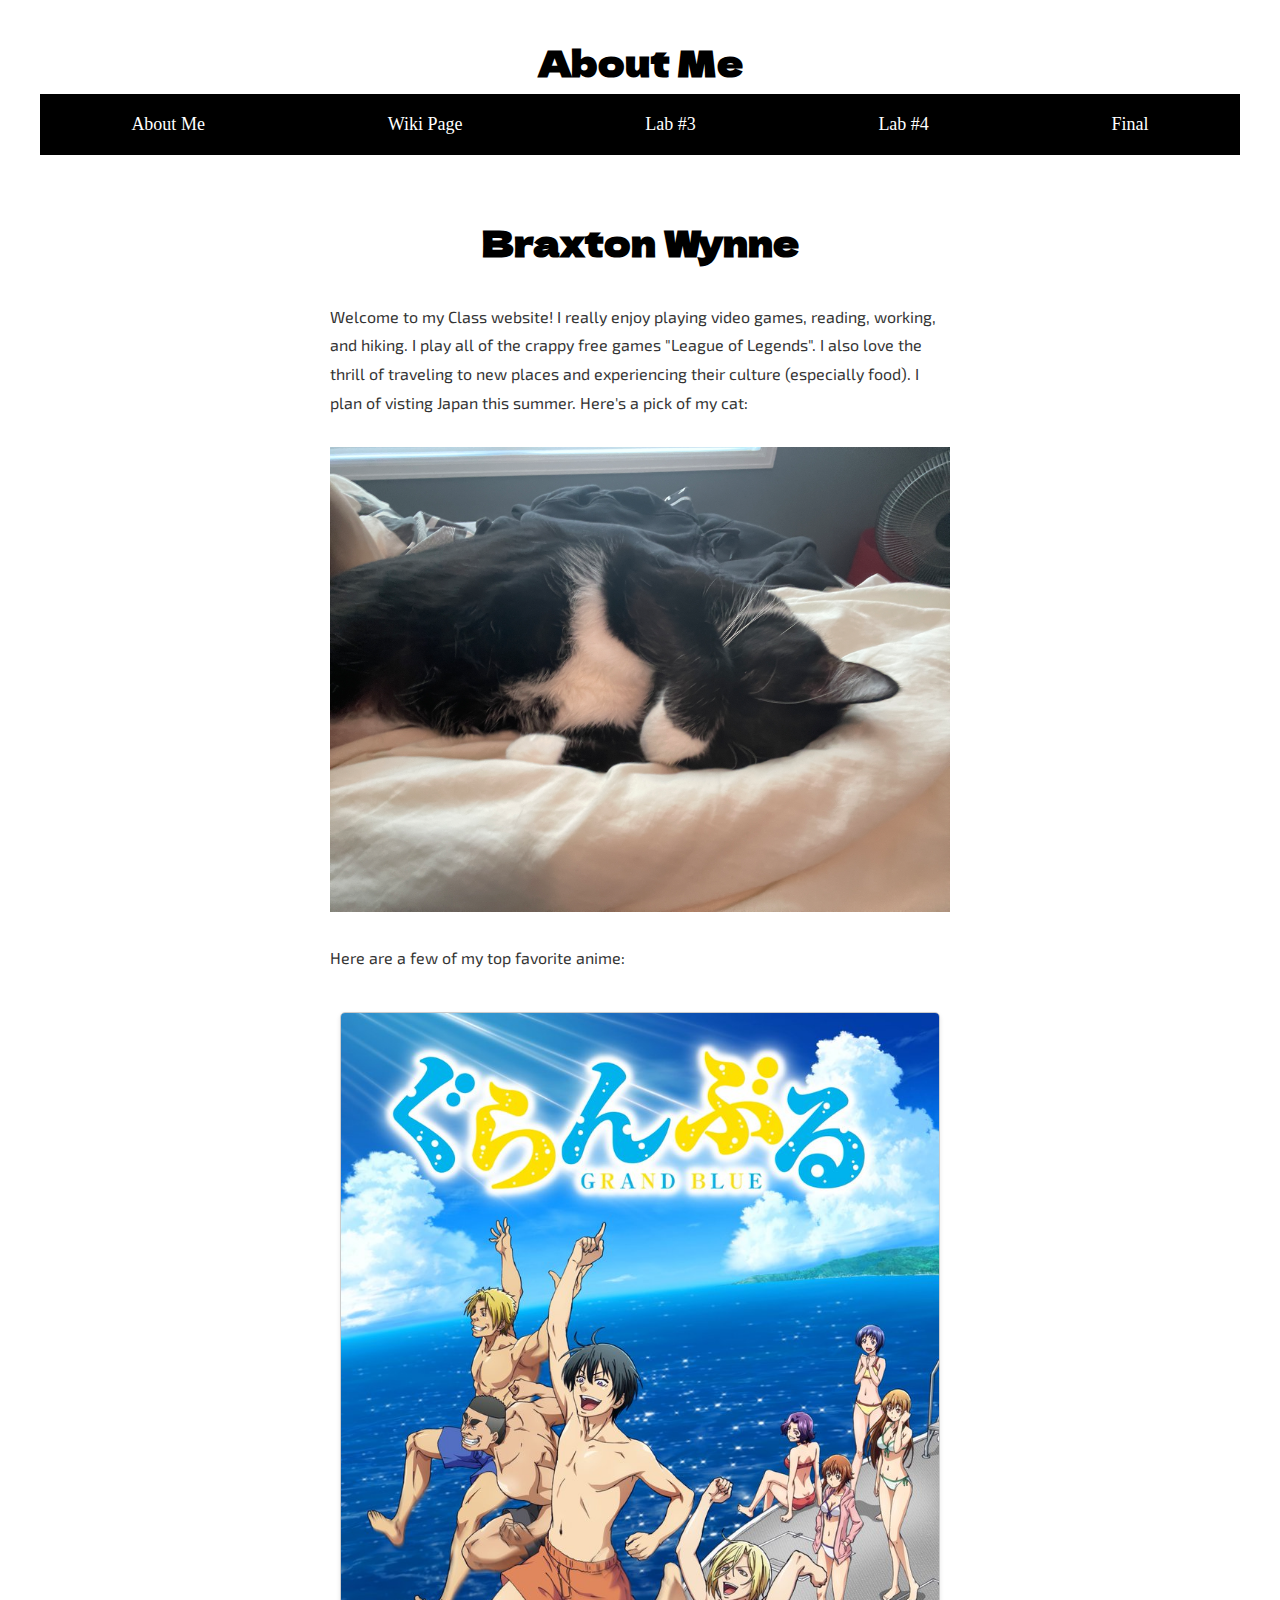
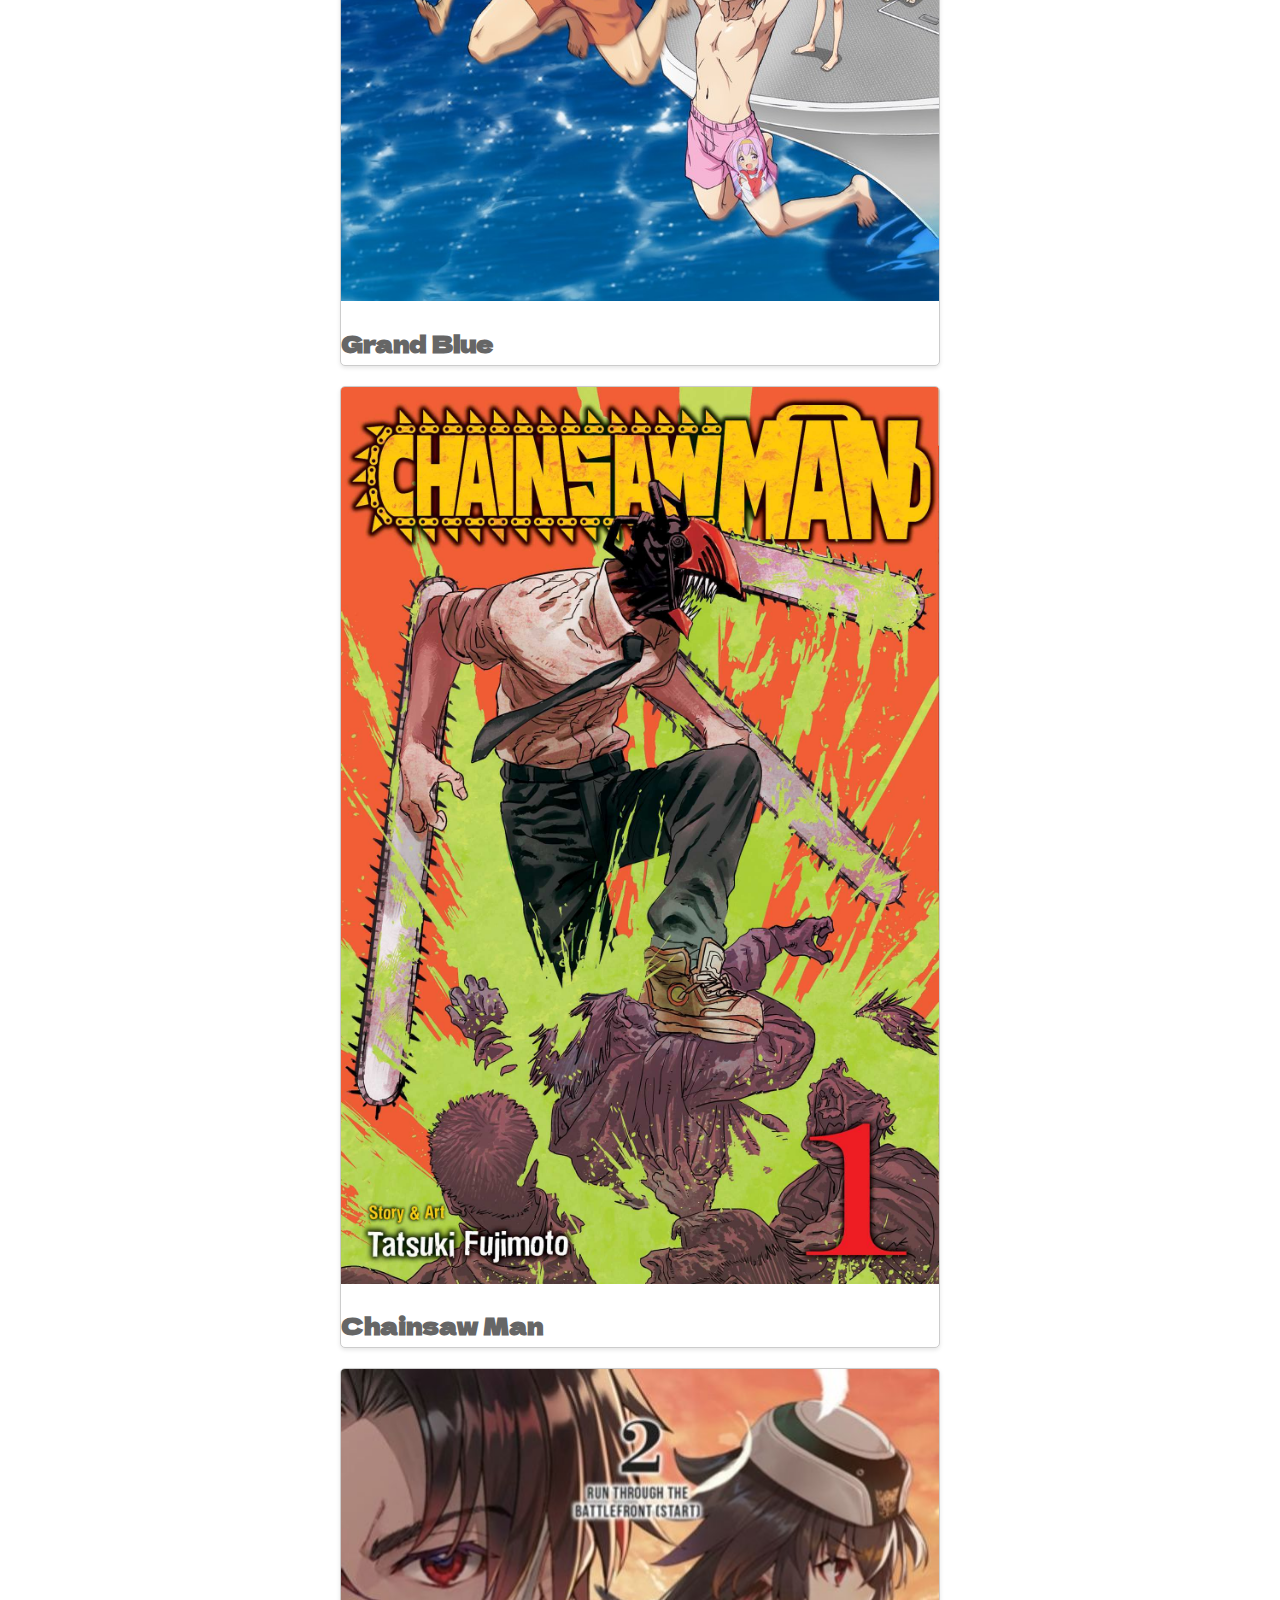
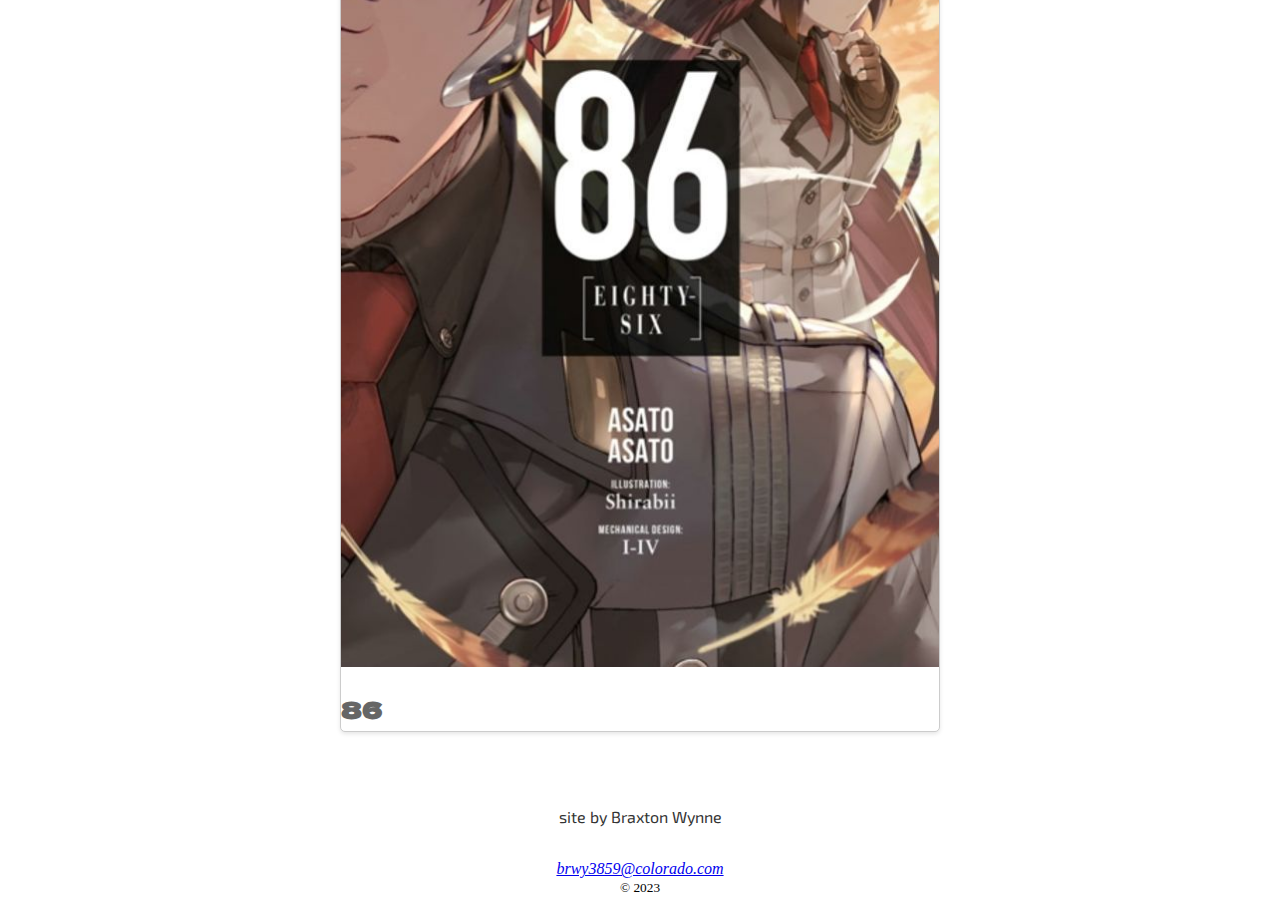
<file: index.html>
<!DOCTYPE html>
<html lang="en">
<head>
    <title>Universal Design Home Page</title>
    <meta charset="UTF-8">
    <meta name="viewport" content="width=device-width, initial-scale=1.0">
    <link rel="stylesheet" type="text/css" href="styles.css">
    <link rel="stylesheet" href="https://fonts.googleapis.com/css2?family=Dela+Gothic+One&display=swap">
    <link rel="stylesheet" href="https://fonts.googleapis.com/css2?family=Exo+2&display=swap">
    <link rel="stylesheet" href="https://fonts.googleapis.com/css2?family=Asap+Condensed&display=swap">

</head>
<body>
    <a class="skip-link" href="#maincontent">Skip to main content</a> 
    <div class="container" id="maincontent">
        <h1 class="hidden"> Home page </h1>
        <nav class="navbar">
            <h1 class="hidden">Navigation Menu</h1>  <!-- Add a title for your navigation bar -->
            <a href="index.html">About Me</a>
            <a href="wiki_page.html">Wiki Page</a>
            <a href="Lab_3.html">Lab #3</a>
            <a href="Lab_04.html">Lab #4</a>
            <a href="What.html">Final</a>
            <!-- Add more navigation links here -->
        </nav>

        
        <header>
            <h1>About Me</h1>
        </header>
        <main >
            <h1>Braxton Wynne</h1>
            <p>
                Welcome to my Class website! I really enjoy playing video games, reading, working, and hiking. I play all of the crappy free games "League of Legends".
                I also love the thrill of traveling to new places and experiencing their culture (especially food). I plan of visting Japan this summer.
                Here's a pick of my cat:
            </p>
            <img src="File_000.jpeg" alt="Picture of my cat" class="pic" >
            <p>Here are a few of my top favorite anime:</p>
            <div class="card">
                <img src="Grand_Blue.jpg" alt="Grand Blue Dreaming Cover Image">
                <div class="description-box">
                    <h2>Grand Blue</h2>
                    </div>
            </div>
            <div class="card">
                <img src="chainsaw-man-vol-1-9781974709939_hr.jpg" alt="Chainsaw Man Cover Image">
                <div class="description-box">
                    <h2>Chainsaw Man</h2>
                    </div>
            </div>
            <div class="card">
                <img src="600.jpg" alt="86 Cover Image">
                <div class="description-box">
                    <h2>86</h2>
                    </div>
            </div>
        </main>
    </div>

    <!-- Add more sections and content as needed -->
    <footer>
        <p>site by Braxton Wynne</p>
            <address>
                <a href="mailto:braxton.wynne@colorado.edu">brwy3859@colorado.com</a>
            </address>
            <small>&copy; 2023</small>
    </footer>
</body>
</html>
</file>
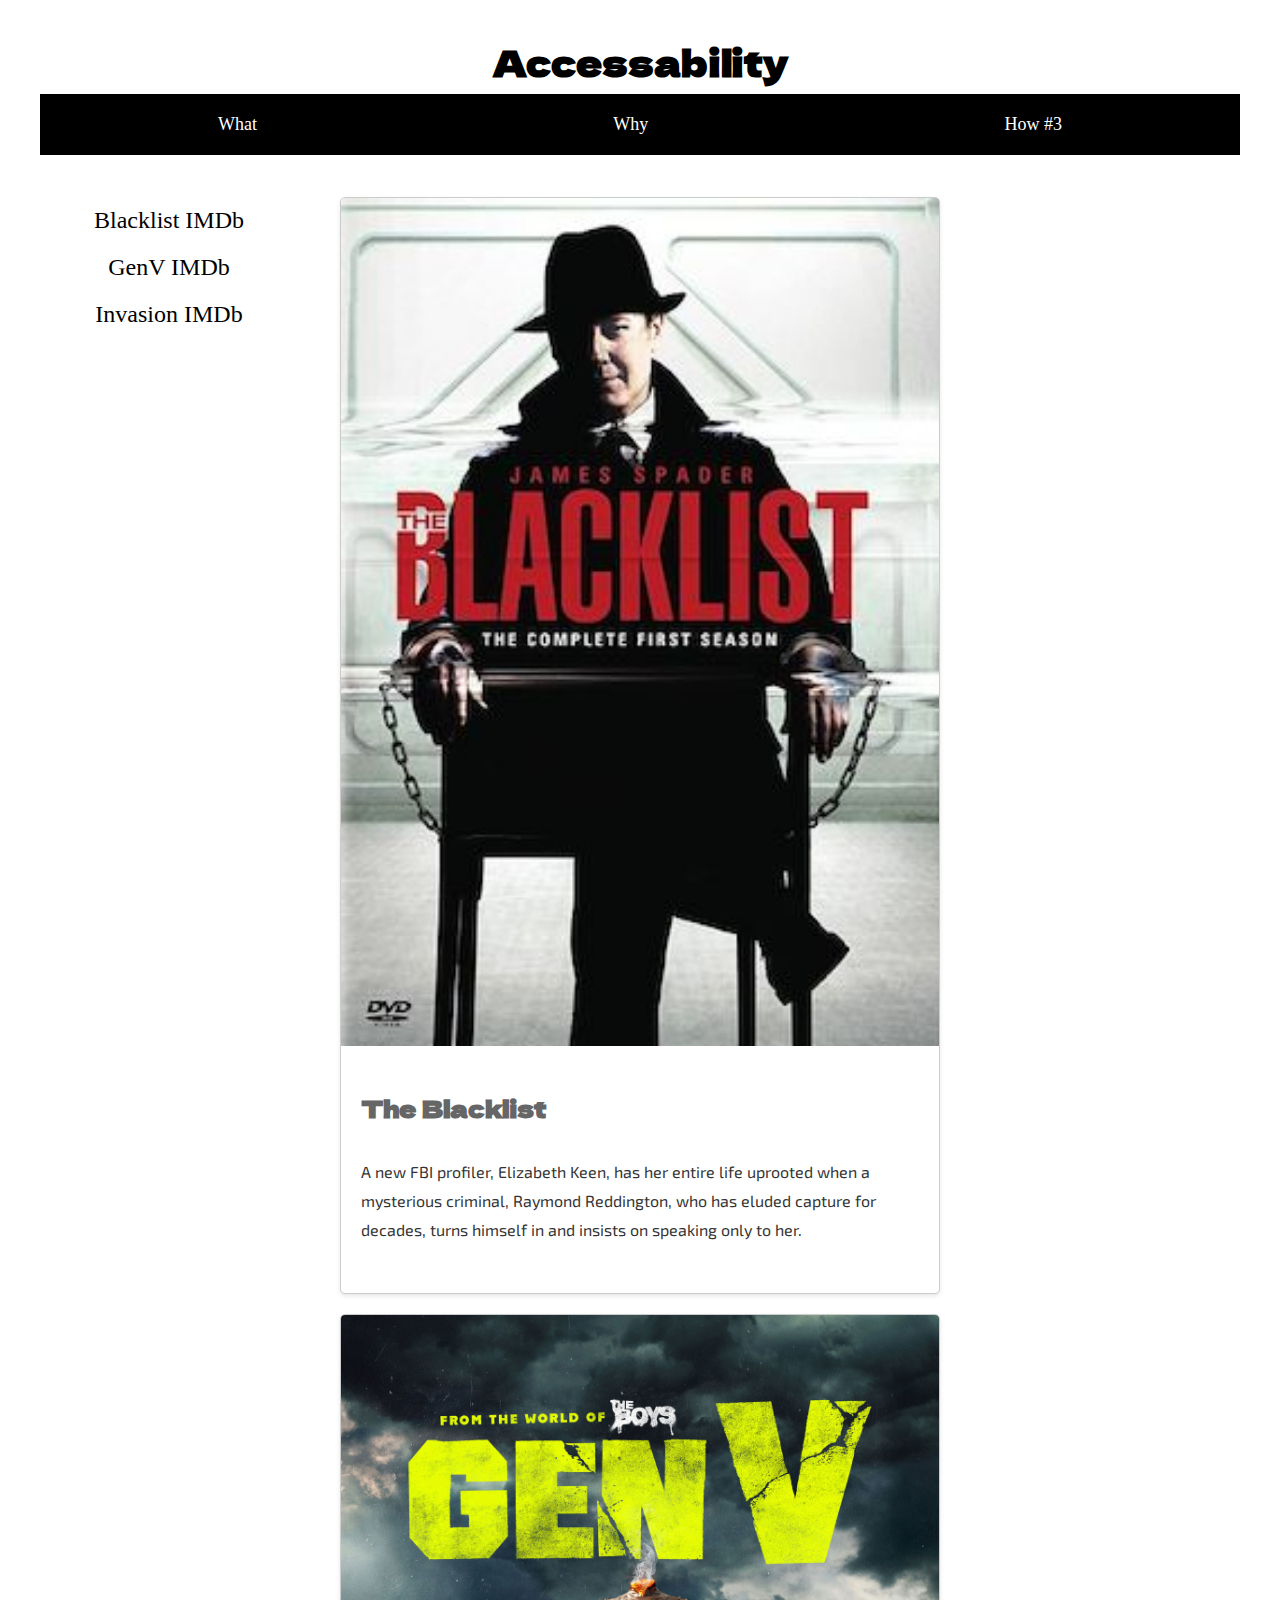
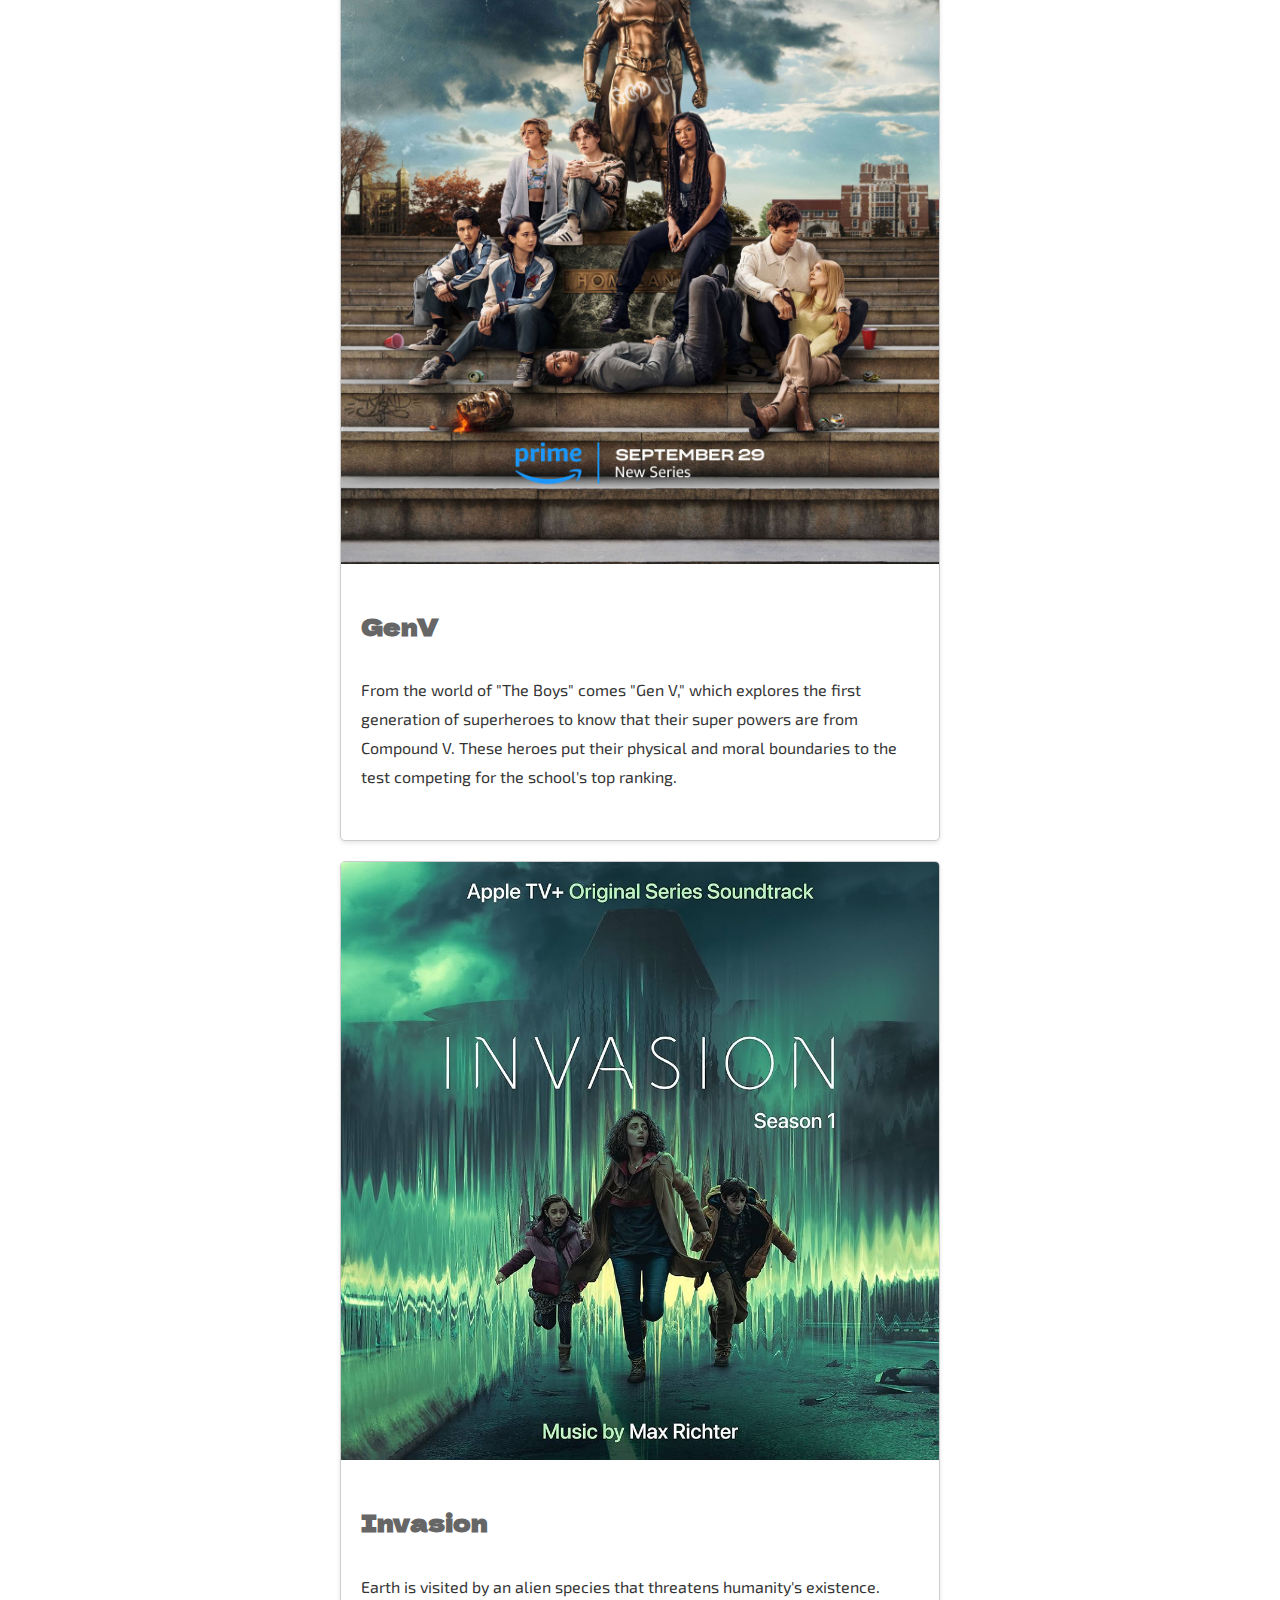
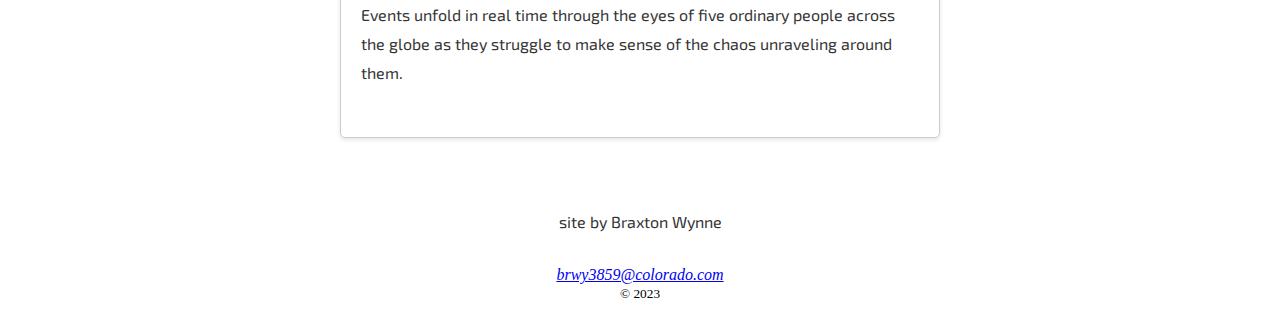
<file: final.html>
<!DOCTYPE html>
<html lang="en">
<head>
    <title>Lab 3</title>
    <meta charset="UTF-8">
    <meta name="viewport" content="width=device-width, initial-scale=1.0">
    <link rel="stylesheet" type="text/css" href="styles.css">
    <link rel="stylesheet" href="https://fonts.googleapis.com/css2?family=Dela+Gothic+One&display=swap">
    <link rel="stylesheet" href="https://fonts.googleapis.com/css2?family=Exo+2&display=swap">
    <link rel="stylesheet" href="https://fonts.googleapis.com/css2?family=Asap+Condensed&display=swap">

</head>
<body>
    <div class="container">
        <h1 class="hidden"> Lab 4 </h1>
        <a class="skip-link" href="#maincontent">Skip to main content</a>
        <nav class="navbar">
            <h1 class="hidden">Navigation Menu</h1> <!-- Add a title for your navigation bar -->
            <a href="What.html">What</a>
            <a href="Why.html">Why</a>
            <a href="How.html">How #3</a>
            <!-- <a href="responsive.html">Responsive Grid Example</a> -->
            <!-- Add more navigation links here -->
        </nav>
        <header>
            <h1>Accessability</h1>
            <!-- <time datetime="2023-10-09"> October 30, 2023</time> -->
        </header>
        <main id="maincontent">
            <div class="card-container">
                <div class="card">
                    <img src="The-blacklist-season-1-dvd-cover-73.jpg" alt="Cover For The Show BlackList">
                    <div class="card-content">
                        <h2>The Blacklist</h2>
                        <p>A new FBI profiler, Elizabeth Keen, has her entire life uprooted when a mysterious criminal, Raymond Reddington, who has eluded capture for decades, turns himself in and insists on speaking only to her.</p>
                    </div>
                </div>
                <div class="card">
                    <img src="GEN-V-Official-Key-Art-1280.jpg" alt="Cover For The Show BlackList">
                    <div class="card-content">
                        <h2>GenV</h2>
                        <p>From the world of "The Boys" comes "Gen V," which explores the first generation of superheroes to know that their super powers are from Compound V. These heroes put their physical and moral boundaries to the test competing for the school's top ranking.</p>
                    </div>
                </div>
                <div class="card">
                    <img src="91e70Enr8ML._UF1000,1000_QL80_.jpg" alt="Cover For The Show BlackList">
                    <div class="card-content">
                        <h2>Invasion</h2>
                        <p>Earth is visited by an alien species that threatens humanity's existence. Events unfold in real time through the eyes of five ordinary people across the globe as they struggle to make sense of the chaos unraveling around them.</p>
                    </div>
                </div>
            </div>
        </main>
        <aside id="aside1">
            <h1 class="hidden">aside 1</h1>
            <nav class="navbarH">
                <h1 class="hidden">Navigation Menu</h1> <!-- Add a title for your navigation bar -->
                <a href="https://www.imdb.com/title/tt2741602/?ref_=nv_sr_srsg_0_tt_6_nm_2_q_blacklist">Blacklist IMDb</a>
                <a href="https://www.imdb.com/title/tt13159924/?ref_=nv_sr_srsg_0_tt_2_nm_6_q_Genv">GenV IMDb</a>
                <a href="https://www.imdb.com/title/tt9737326/">Invasion IMDb</a>
                <!-- Add more navigation links here -->
            </nav>
        </aside>
        <aside id="aside2">
            <h1 class="hidden">aside 2</h1>
        </aside>
        <!-- <aside id="aside1">
            <div class="card-container"></div>
            
            </div>
        </aside> -->

        
        <footer>
            <p>site by Braxton Wynne</p>
                <address>
                    <a href="mailto:braxton.wynne@colorado.edu">brwy3859@colorado.com</a>
                </address>
                <small>&copy; 2023</small>
        </footer>
    </div>
    <!-- Add more sections and content as needed -->

</body>
</html>
</file>
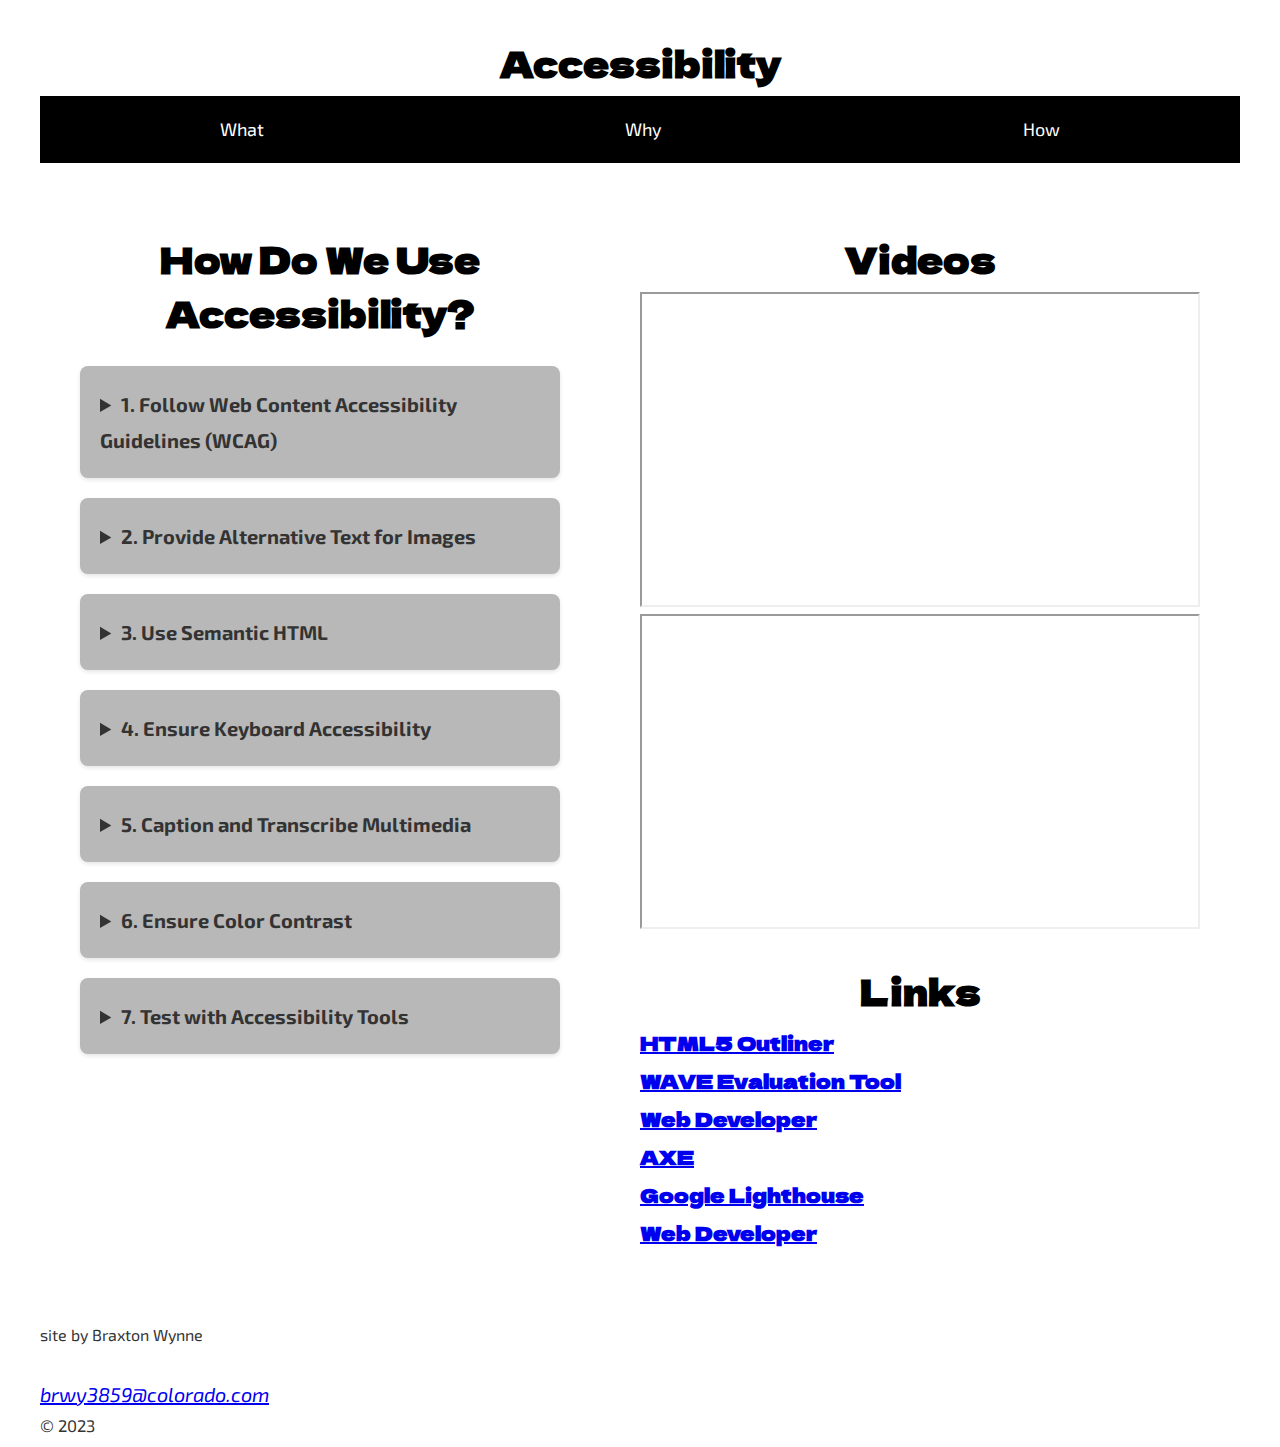
<file: How.html>
<!DOCTYPE html>
<html lang="en">
<head>
    <title>Lab 3</title>
    <meta charset="UTF-8">
    <meta name="viewport" content="width=device-width, initial-scale=1.0">
    <link rel="stylesheet" type="text/css" href="How.css">
    <link rel="stylesheet" href="https://fonts.googleapis.com/css2?family=Dela+Gothic+One&display=swap">
    <link rel="stylesheet" href="https://fonts.googleapis.com/css2?family=Exo+2&display=swap">
    <link rel="stylesheet" href="https://fonts.googleapis.com/css2?family=Asap+Condensed&display=swap">

</head>
<body>
    <div class="container">
        <h1 class="hidden"> Lab 4 </h1>
        <a class="skip-link" href="#maincontent">Skip to main content</a>
        <nav class="navbar">
            <h1 class="hidden">Navigation Menu</h1> <!-- Add a title for your navigation bar -->
            <a href="What.html">What</a>
            <a href="Why.html">Why</a>
            <a href="How.html">How</a>
            <!-- <a href="responsive.html">Responsive Grid Example</a> -->
            <!-- Add more navigation links here -->
        </nav>
        <header>
            <h1>Accessibility</h1>
            <!-- <time datetime="2023-10-09"> October 30, 2023</time> -->
        </header>
        <main id="maincontent">
            <h1>How Do We Use Accessibility?</h1>
            <details>
                <summary><strong>1. Follow Web Content Accessibility Guidelines (WCAG)</strong></summary>
                <p>WCAG provides a set of guidelines for creating accessible web content. Following these guidelines ensures that your website or digital product is usable by people with various disabilities.</p>
              </details>
            
              <details>
                <summary><strong>2. Provide Alternative Text for Images</strong></summary>
                <p>Include descriptive alt text for images so that people with visual impairments can understand the content.</p>
              </details>
            
              <details>
                <summary><strong>3. Use Semantic HTML</strong></summary>
                <p>Use proper HTML tags to convey the structure of your content. Screen readers and other assistive technologies rely on the semantic structure of HTML to provide context.</p>
              </details>
            
              <details>
                <summary><strong>4. Ensure Keyboard Accessibility</strong></summary>
                <p>Make sure all functionality is operable using a keyboard alone. This is crucial for people who cannot use a mouse.</p>
              </details>
            
              <details>
                <summary><strong>5. Caption and Transcribe Multimedia</strong></summary>
                <p>Provide captions for videos and transcriptions for audio content. This benefits individuals with hearing impairments.</p>
              </details>
            
              <details>
                <summary><strong>6. Ensure Color Contrast</strong></summary>
                <p>Make sure there is enough contrast between text and background colors to accommodate users with low vision.</p>
              </details>
            
              <details>
                <summary><strong>7. Test with Accessibility Tools</strong></summary>
                <p>Use accessibility testing tools to identify and fix potential issues. Automated tools like Axe, Lighthouse, and WAVE can help.</p>
              </details>
        </main>
        <aside id="aside1">
            <h1>Videos</h1>
            <div class="center">
                <iframe width="560" height="315" src="https://www.youtube.com/embed/QIq1UAq8Ueg" allowfullscreen></iframe>
              </div>
            
              <!-- Container div for the second video -->
              <div class="center">
                <iframe width="560" height="315" src="https://www.youtube.com/embed/A9sGSRi4DN8" allowfullscreen></iframe>
            </div>
            <h1>Links</h1>
            <h3><a href="https://chromewebstore.google.com/detail/html5-outliner/afoibpobokebhgfnknfndkgemglggomo?pli=1" target="_blank">HTML5 Outliner</a></h3>
            <h3><a href="https://chromewebstore.google.com/detail/wave-evaluation-tool/jbbplnpkjmmeebjpijfedlgcdilocofh" target="_blank">WAVE Evaluation Tool</a></h3>
            <h3><a href="https://chrispederick.com/work/web-developer/" target="_blank">Web Developer</a></h3>
            <h3><a href="https://chromewebstore.google.com/detail/axe-devtools-web-accessib/lhdoppojpmngadmnindnejefpokejbdd" target="_blank">AXE</a></h3>
            <h3><a href="https://developer.chrome.com/docs/lighthouse" target="_blank">Google Lighthouse</a></h3>
            <h3><a href="https://chrispederick.com/work/web-developer/" target="_blank">Web Developer</a></h3>
            
        </aside>
        
        <footer>
            <p>site by Braxton Wynne</p>
                <address>
                    <a href="mailto:braxton.wynne@colorado.edu">brwy3859@colorado.com</a>
                </address>
                <small>&copy; 2023</small>
        </footer>
    </div>
    <!-- Add more sections and content as needed -->

</body>
</html>
</file>
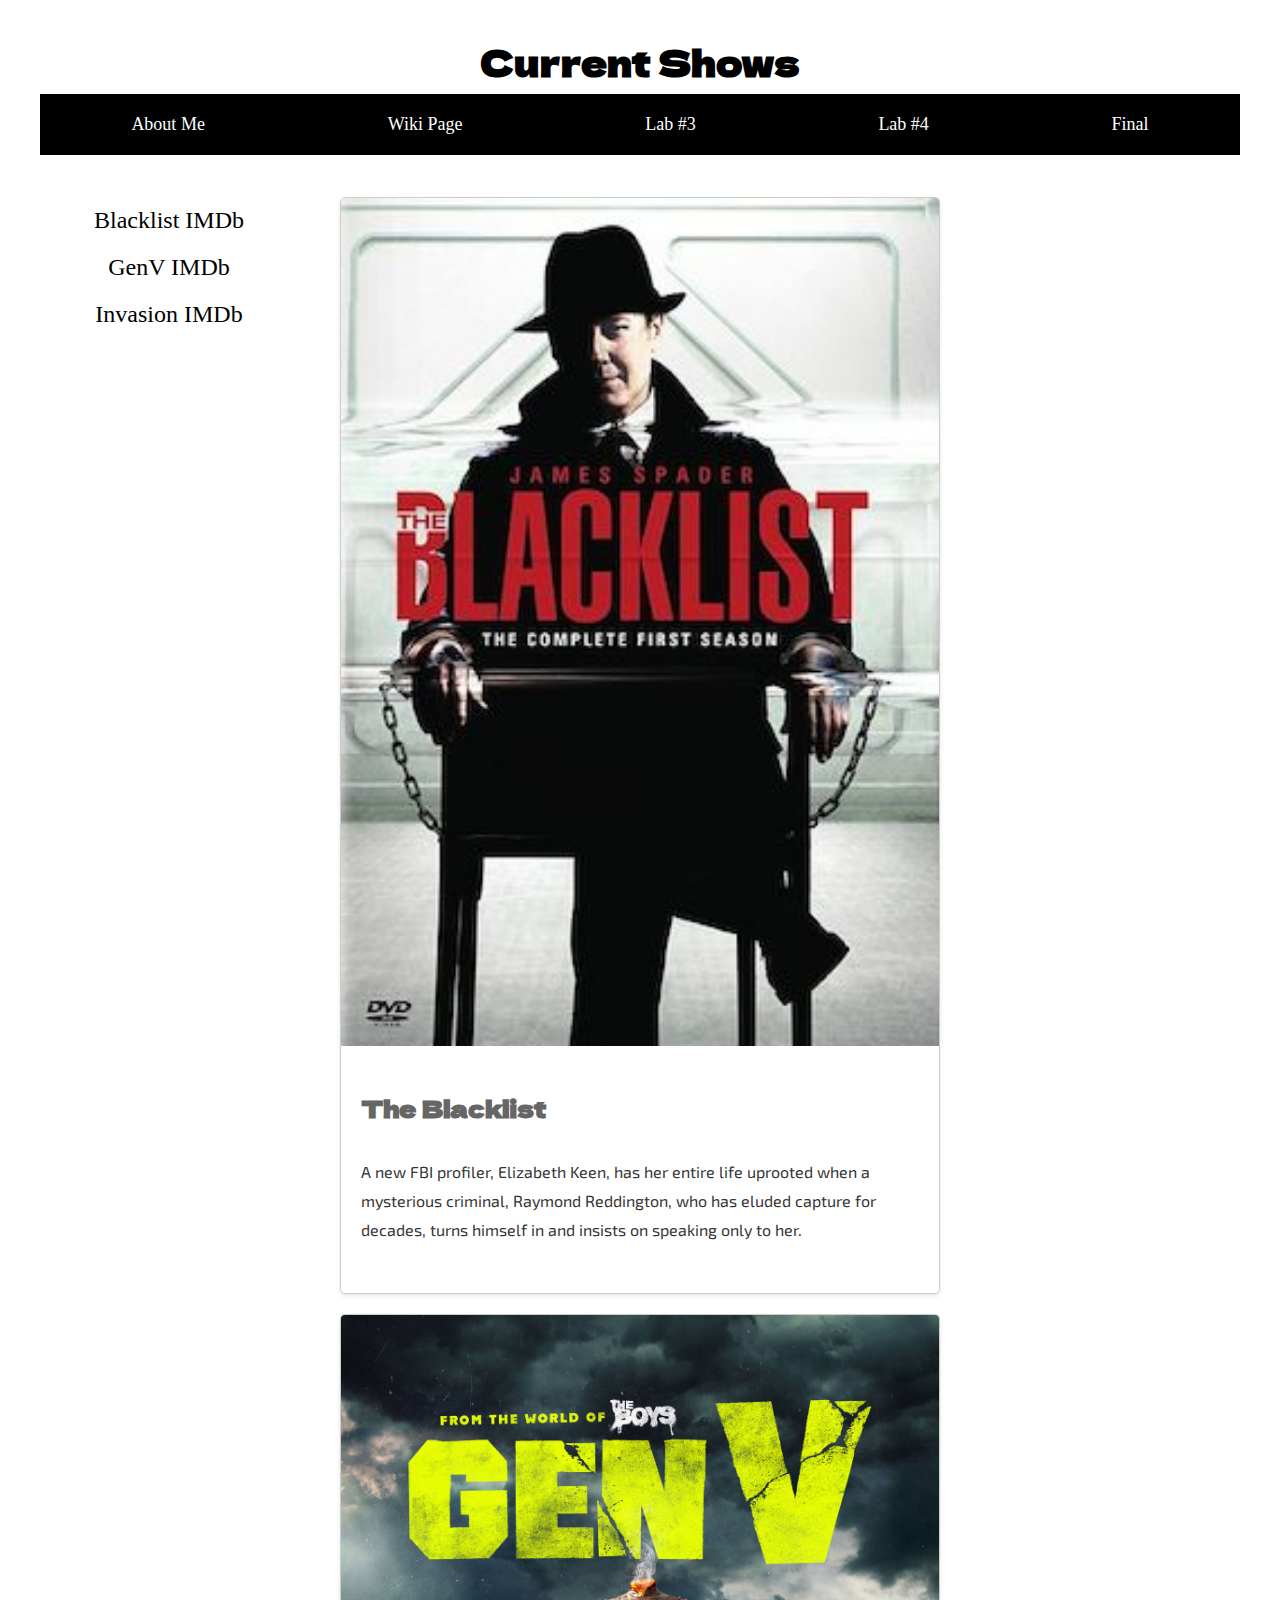
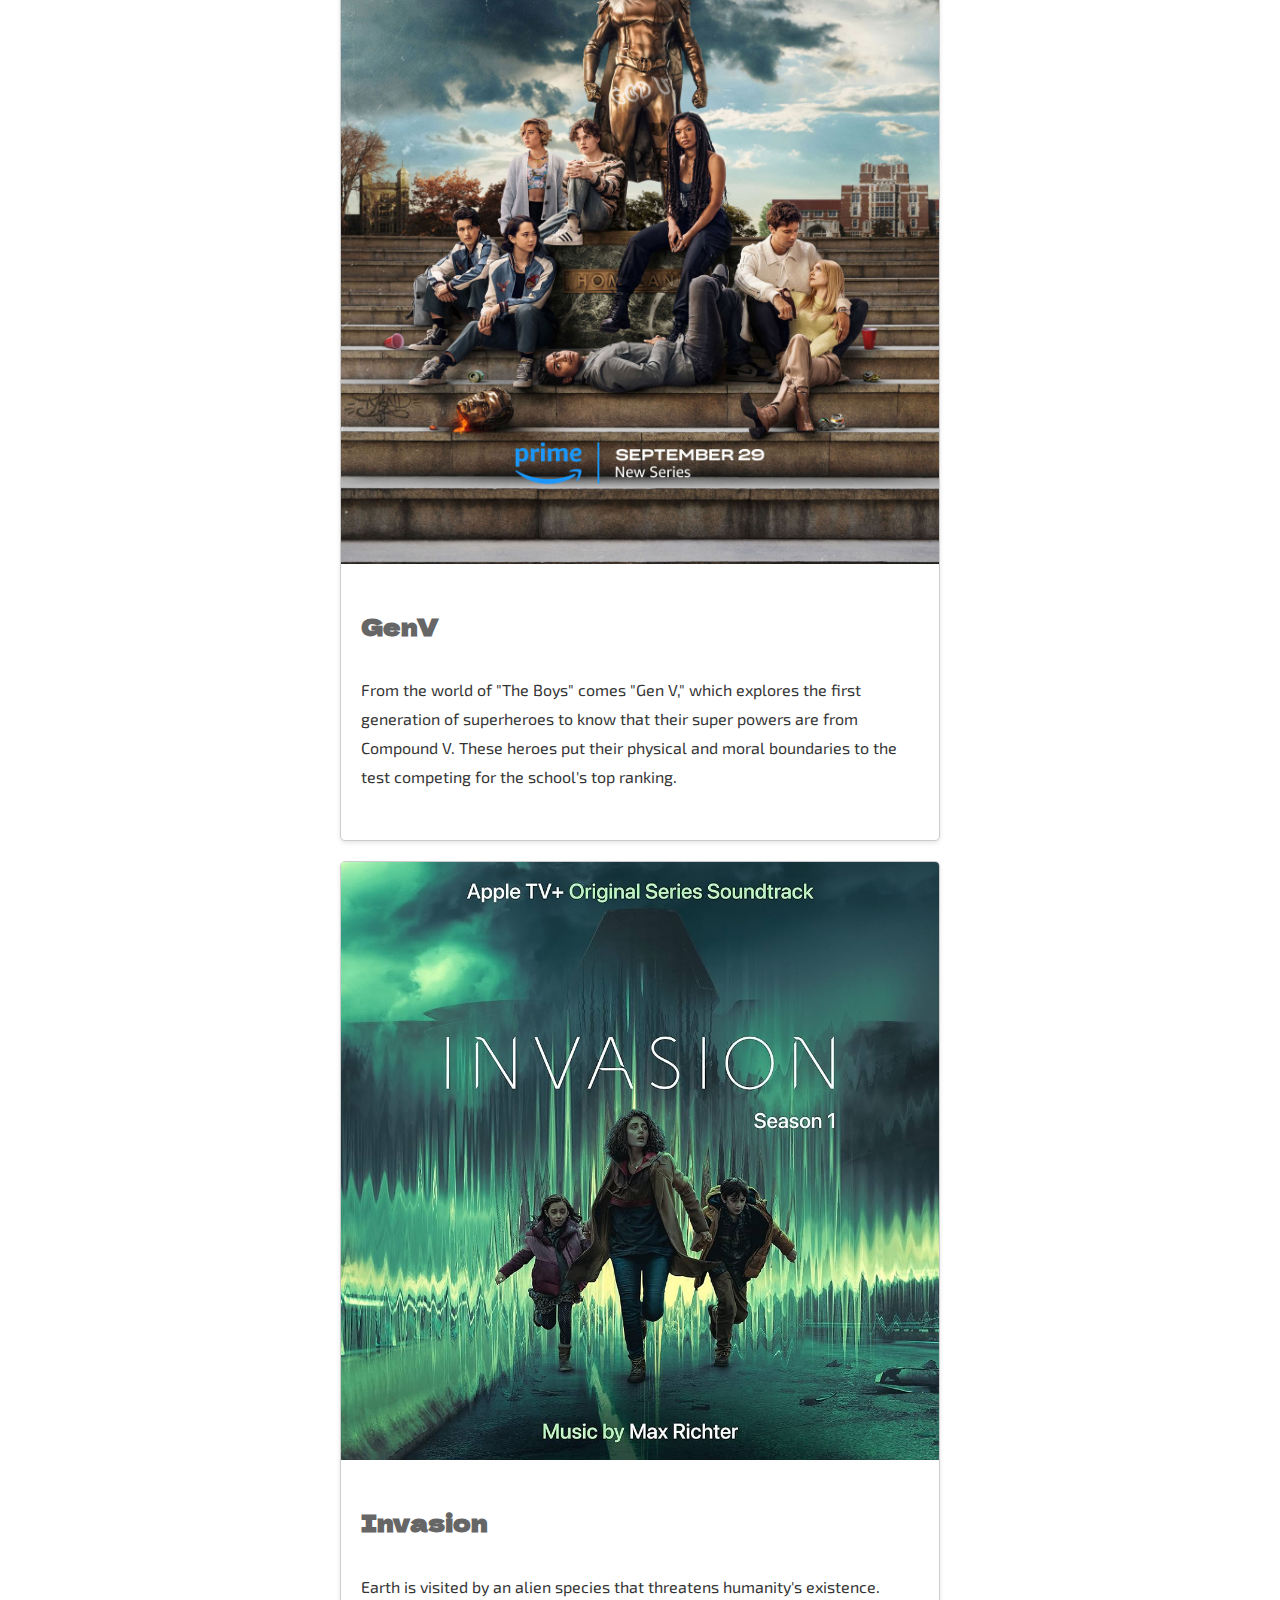
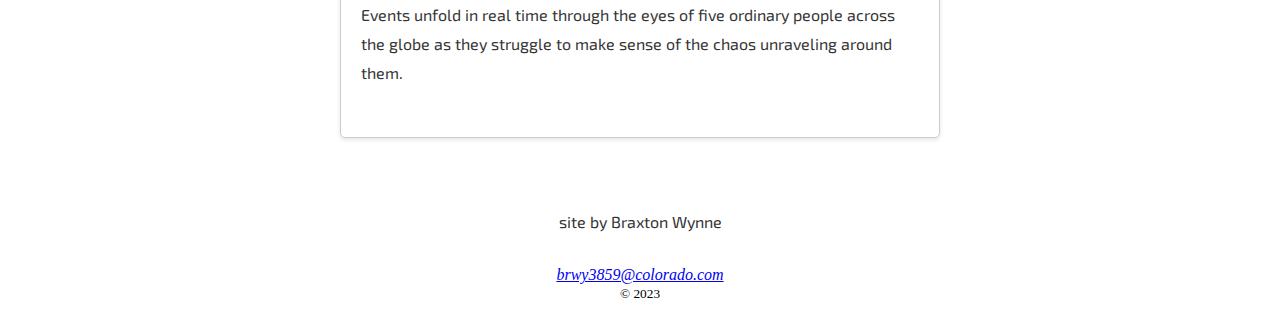
<file: Lab_04.html>
<!DOCTYPE html>
<html lang="en">
<head>
    <title>Lab 3</title>
    <meta charset="UTF-8">
    <meta name="viewport" content="width=device-width, initial-scale=1.0">
    <link rel="stylesheet" type="text/css" href="lab4.css">
    <link rel="stylesheet" href="https://fonts.googleapis.com/css2?family=Dela+Gothic+One&display=swap">
    <link rel="stylesheet" href="https://fonts.googleapis.com/css2?family=Exo+2&display=swap">
    <link rel="stylesheet" href="https://fonts.googleapis.com/css2?family=Asap+Condensed&display=swap">

</head>
<body>
    <div class="container">
        <h1 class="hidden"> Lab 4 </h1>
        <a class="skip-link" href="#maincontent">Skip to main content</a>
        <nav class="navbar">
            <h1 class="hidden">Navigation Menu</h1> <!-- Add a title for your navigation bar -->
            <a href="index.html">About Me</a>
            <a href="wiki_page.html">Wiki Page</a>
            <a href="Lab_3.html">Lab #3</a>
            <a href="Lab_04.html">Lab #4</a>
            <a href="What.html">Final</a>
            <!-- <a href="responsive.html">Responsive Grid Example</a> -->
            <!-- Add more navigation links here -->
        </nav>
        <header>
            <h1>Current Shows</h1>
            <!-- <time datetime="2023-10-09"> October 30, 2023</time> -->
        </header>
        <main id="maincontent">
            <div class="card-container">
                <div class="card">
                    <img src="The-blacklist-season-1-dvd-cover-73.jpg" alt="Cover For The Show BlackList">
                    <div class="card-content">
                        <h2>The Blacklist</h2>
                        <p>A new FBI profiler, Elizabeth Keen, has her entire life uprooted when a mysterious criminal, Raymond Reddington, who has eluded capture for decades, turns himself in and insists on speaking only to her.</p>
                    </div>
                </div>
                <div class="card">
                    <img src="GEN-V-Official-Key-Art-1280.jpg" alt="Cover For The Show BlackList">
                    <div class="card-content">
                        <h2>GenV</h2>
                        <p>From the world of "The Boys" comes "Gen V," which explores the first generation of superheroes to know that their super powers are from Compound V. These heroes put their physical and moral boundaries to the test competing for the school's top ranking.</p>
                    </div>
                </div>
                <div class="card">
                    <img src="91e70Enr8ML._UF1000,1000_QL80_.jpg" alt="Cover For The Show BlackList">
                    <div class="card-content">
                        <h2>Invasion</h2>
                        <p>Earth is visited by an alien species that threatens humanity's existence. Events unfold in real time through the eyes of five ordinary people across the globe as they struggle to make sense of the chaos unraveling around them.</p>
                    </div>
                </div>
            </div>
        </main>
        <aside id="aside1">
            <h1 class="hidden">aside 1</h1>
            <nav class="navbarH">
                <h1 class="hidden">Navigation Menu</h1> <!-- Add a title for your navigation bar -->
                <a href="https://www.imdb.com/title/tt2741602/?ref_=nv_sr_srsg_0_tt_6_nm_2_q_blacklist">Blacklist IMDb</a>
                <a href="https://www.imdb.com/title/tt13159924/?ref_=nv_sr_srsg_0_tt_2_nm_6_q_Genv">GenV IMDb</a>
                <a href="https://www.imdb.com/title/tt9737326/">Invasion IMDb</a>
                <!-- Add more navigation links here -->
            </nav>
        </aside>
        <aside id="aside2">
            <h1 class="hidden">aside 2</h1>
        </aside>
        <!-- <aside id="aside1">
            <div class="card-container"></div>
            
            </div>
        </aside> -->

        
        <footer>
            <p>site by Braxton Wynne</p>
            <address>
                <a href="mailto:braxton.wynne@colorado.edu">brwy3859@colorado.com</a>
            </address>
            <small>&copy; 2023</small>
        </footer>
    </div>
    <!-- Add more sections and content as needed -->

</body>
</html>
</file>
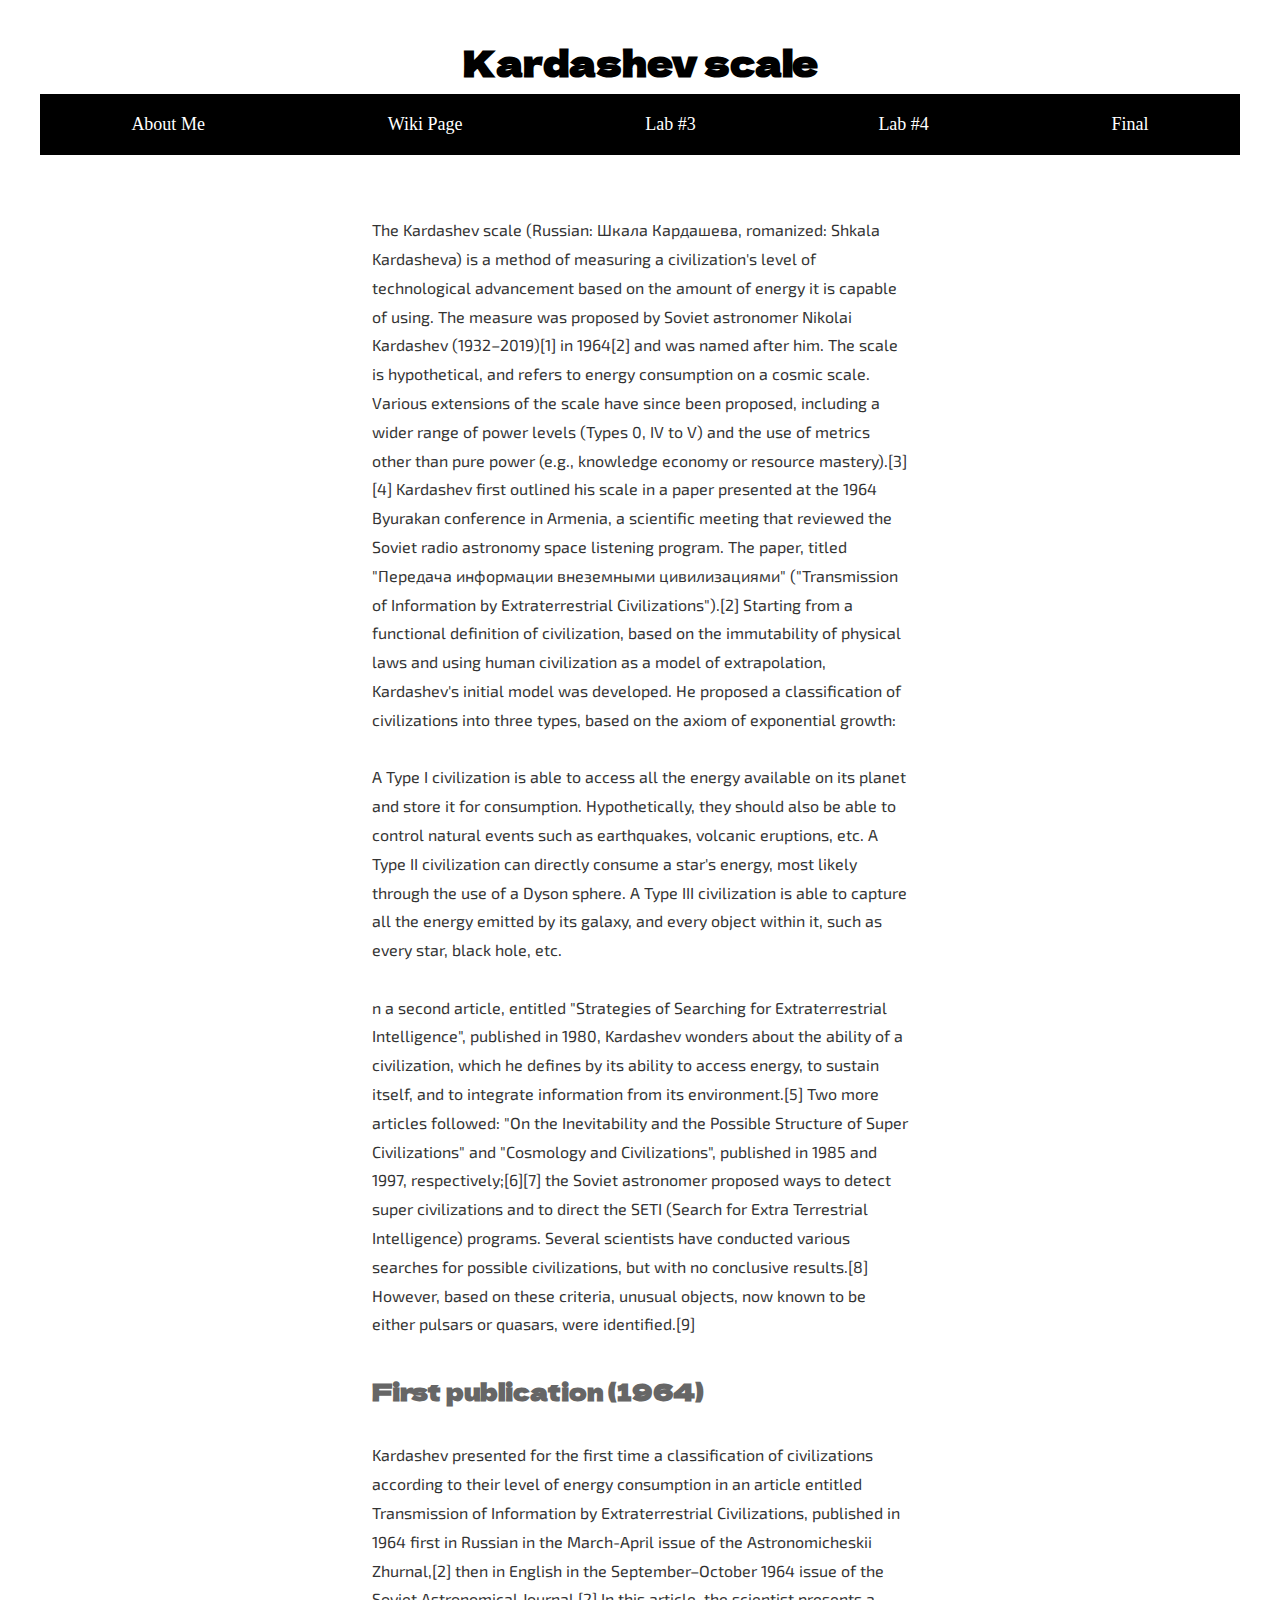
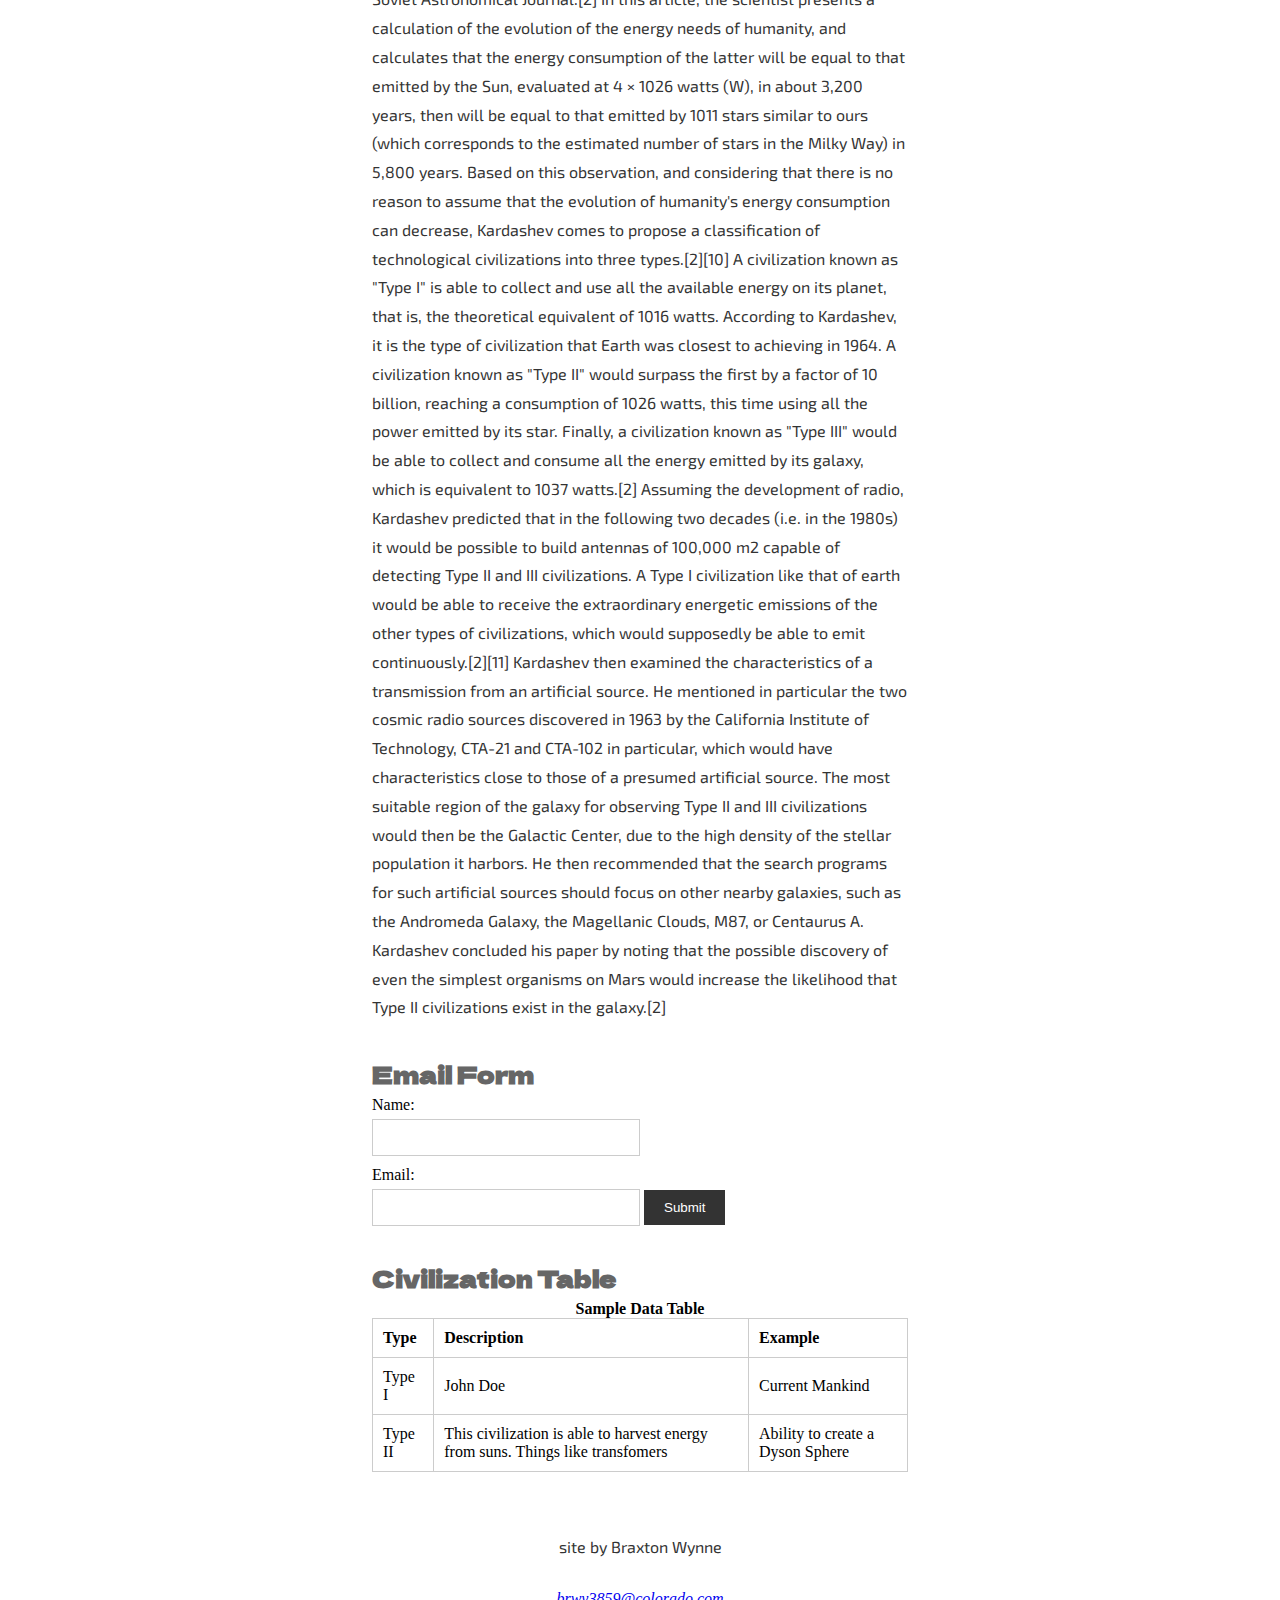
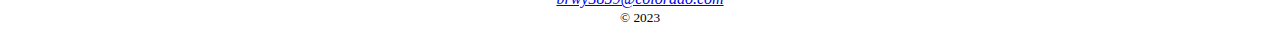
<file: Lab_3.html>
<!DOCTYPE html>
<html lang="en">
<head>
    <meta charset="UTF-8">
    <meta name="viewport" content="width=device-width, initial-scale=1.0">
    <link rel="stylesheet" href="https://fonts.googleapis.com/icon?family=Material+Icons" media="print" onload="this.media='all'">
    <link rel="stylesheet" href="styles.css">
    <link rel="stylesheet" href="https://fonts.googleapis.com/css2?family=Dela+Gothic+One&display=swap">
    <link rel="stylesheet" href="https://fonts.googleapis.com/css2?family=Exo+2&display=swap">
    <link rel="stylesheet" href="https://fonts.googleapis.com/css2?family=Asap+Condensed&display=swap">
    <title>Accessible Page Example</title>
</head>
<body id="body">
    <a class="skip-link" href="#maincontent">Skip to main content</a>
    <div class="container" id="maincontent">   
        <h1 class="hidden"> Type 2 Civilizations</h1>
        <nav class="navbar" id="nav">
            <h1 class="hidden">Nav Bar</h1> <!-- Add a title for your navigation bar -->
            <a href="index.html">About Me</a>
            <a href="wiki_page.html">Wiki Page</a>
            <a href="Lab_3.html">Lab #3</a>
            <a href="Lab_04.html">Lab #4</a>
            <a href="What.html">Final</a>
            <!-- Add more navigation links here -->
        </nav>


        <header>
            <h1>Kardashev scale</h1>
        </header>
        <!-- <nav class="navbar">
            <h1 class="hidden">Nav Bar</h1> 
            <a href="index.html">About Me</a>
            <a href="wiki_page.html">Wiki Page</a>
            <a href="Lab_3.html">Lab #3</a>
            <a href="Lab_04.html">Lab #4</a>
            <a href="What.html">Final</a>
        </nav> -->
        
        <main id="main-content">
            <!-- <details>
                <summary>
                    Page Navigation
                </summary>
                <p>
                    <nav>
                        <ul>
                            <li><a href="#first-publication">First Publication</a> 
                                <span aria-hidden="true" class="material-icons">
                                    arrow_forward
                                </span>
                            </li>
                            <li><a href="#accessible-form">Accessible Form</a> 
                                <span aria-hidden="true" class="material-icons">
                                    arrow_forward
                                </span>
                            </li>
                            <li><a href="#accessible-data-table">Accessible Data Table</a> 
                                <span aria-hidden="true" class="material-icons">
                                arrow_forward
                                </span>
                            </li>
                        </ul>
                    </nav>
                </p>
            </details> -->
            <p>
                The Kardashev scale (Russian: Шкала Кардашева, romanized: Shkala Kardasheva) is a method of measuring a civilization's level of technological advancement based on the amount of energy it is capable of using. The measure was proposed by Soviet astronomer Nikolai Kardashev (1932–2019)[1] in 1964[2] and was named after him.

                The scale is hypothetical, and refers to energy consumption on a cosmic scale. Various extensions of the scale have since been proposed, including a wider range of power levels (Types 0, IV to V) and the use of metrics other than pure power (e.g., knowledge economy or resource mastery).[3][4]

                Kardashev first outlined his scale in a paper presented at the 1964 Byurakan conference in Armenia, a scientific meeting that reviewed the Soviet radio astronomy space listening program. The paper, titled "Передача информации внеземными цивилизациями" ("Transmission of Information by Extraterrestrial Civilizations").[2] Starting from a functional definition of civilization, based on the immutability of physical laws and using human civilization as a model of extrapolation, Kardashev's initial model was developed. He proposed a classification of civilizations into three types, based on the axiom of exponential growth:

            </p>
            <p>
                A Type I civilization is able to access all the energy available on its planet and store it for consumption. Hypothetically, they should also be able to control natural events such as earthquakes, volcanic eruptions, etc.
                A Type II civilization can directly consume a star's energy, most likely through the use of a Dyson sphere.
                A Type III civilization is able to capture all the energy emitted by its galaxy, and every object within it, such as every star, black hole, etc.
            </p>

            <p>
                n a second article, entitled "Strategies of Searching for Extraterrestrial Intelligence", published in 1980, Kardashev wonders about the ability of a civilization, which he defines by its ability to access energy, to sustain itself, and to integrate information from its environment.[5] Two more articles followed: "On the Inevitability and the Possible Structure of Super Civilizations" and "Cosmology and Civilizations", published in 1985 and 1997, respectively;[6][7] the Soviet astronomer proposed ways to detect super civilizations and to direct the SETI (Search for Extra Terrestrial Intelligence) programs.

                Several scientists have conducted various searches for possible civilizations, but with no conclusive results.[8] However, based on these criteria, unusual objects, now known to be either pulsars or quasars, were identified.[9]
            </p>

            <h2 id="first-publication">
                First publication (1964)
            </h2>
            <p>
                Kardashev presented for the first time a classification of civilizations according to their level of energy consumption in an article entitled Transmission of Information by Extraterrestrial Civilizations, published in 1964 first in Russian in the March-April issue of the Astronomicheskii Zhurnal,[2] then in English in the September–October 1964 issue of the Soviet Astronomical Journal.[2] In this article, the scientist presents a calculation of the evolution of the energy needs of humanity, and calculates that the energy consumption of the latter will be equal to that emitted by the Sun, evaluated at 4 × 1026 watts (W), in about 3,200 years, then will be equal to that emitted by 1011 stars similar to ours (which corresponds to the estimated number of stars in the Milky Way) in 5,800 years. Based on this observation, and considering that there is no reason to assume that the evolution of humanity's energy consumption can decrease, Kardashev comes to propose a classification of technological civilizations into three types.[2][10]

                A civilization known as "Type I" is able to collect and use all the available energy on its planet, that is, the theoretical equivalent of 1016 watts. According to Kardashev, it is the type of civilization that Earth was closest to achieving in 1964. A civilization known as "Type II" would surpass the first by a factor of 10 billion, reaching a consumption of 1026 watts, this time using all the power emitted by its star. Finally, a civilization known as "Type III" would be able to collect and consume all the energy emitted by its galaxy, which is equivalent to 1037 watts.[2]

                Assuming the development of radio, Kardashev predicted that in the following two decades (i.e. in the 1980s) it would be possible to build antennas of 100,000 m2 capable of detecting Type II and III civilizations. A Type I civilization like that of earth would be able to receive the extraordinary energetic emissions of the other types of civilizations, which would supposedly be able to emit continuously.[2][11]

                Kardashev then examined the characteristics of a transmission from an artificial source. He mentioned in particular the two cosmic radio sources discovered in 1963 by the California Institute of Technology, CTA-21 and CTA-102 in particular, which would have characteristics close to those of a presumed artificial source. The most suitable region of the galaxy for observing Type II and III civilizations would then be the Galactic Center, due to the high density of the stellar population it harbors. He then recommended that the search programs for such artificial sources should focus on other nearby galaxies, such as the Andromeda Galaxy, the Magellanic Clouds, M87, or Centaurus A. Kardashev concluded his paper by noting that the possible discovery of even the simplest organisms on Mars would increase the likelihood that Type II civilizations exist in the galaxy.[2]
            </p>






            <h2>Email Form</h2>
            <form action="#" method="post" id="accessible-form">
                <label for="name">Name:</label>
                <input type="text" id="name" name="name" required>
                <label for="email">Email:</label>
                <input type="email" id="email" name="email" required>
                <button type="submit">Submit</button>
            </form>

            <h2>Civilization Table</h2>
            <table>
                <caption id="accessible-data-table">Sample Data Table</caption>
                <thead>
                    <tr>
                        <th scope="col">Type</th>
                        <th scope="col">Description</th>
                        <th scope="col">Example</th>
                    </tr>
                </thead>
                <tbody>
                    <tr>
                        <td>Type I</td>
                        <td>John Doe</td>
                        <td>Current Mankind</td>
                    </tr>
                    <tr>
                        <td>Type II</td>
                        <td>This civilization is able to harvest energy from suns. Things like transfomers</td>
                        <td>Ability to create a Dyson Sphere</td>
                    </tr>
                </tbody>
            </table>
        </main>
    </div>
    <footer>
        <p>site by Braxton Wynne</p>
            <address>
                <a href="mailto:braxton.wynne@colorado.edu">brwy3859@colorado.com</a>
            </address>
            <small>&copy; 2023</small>
    </footer>
</body>
</html>
</file>
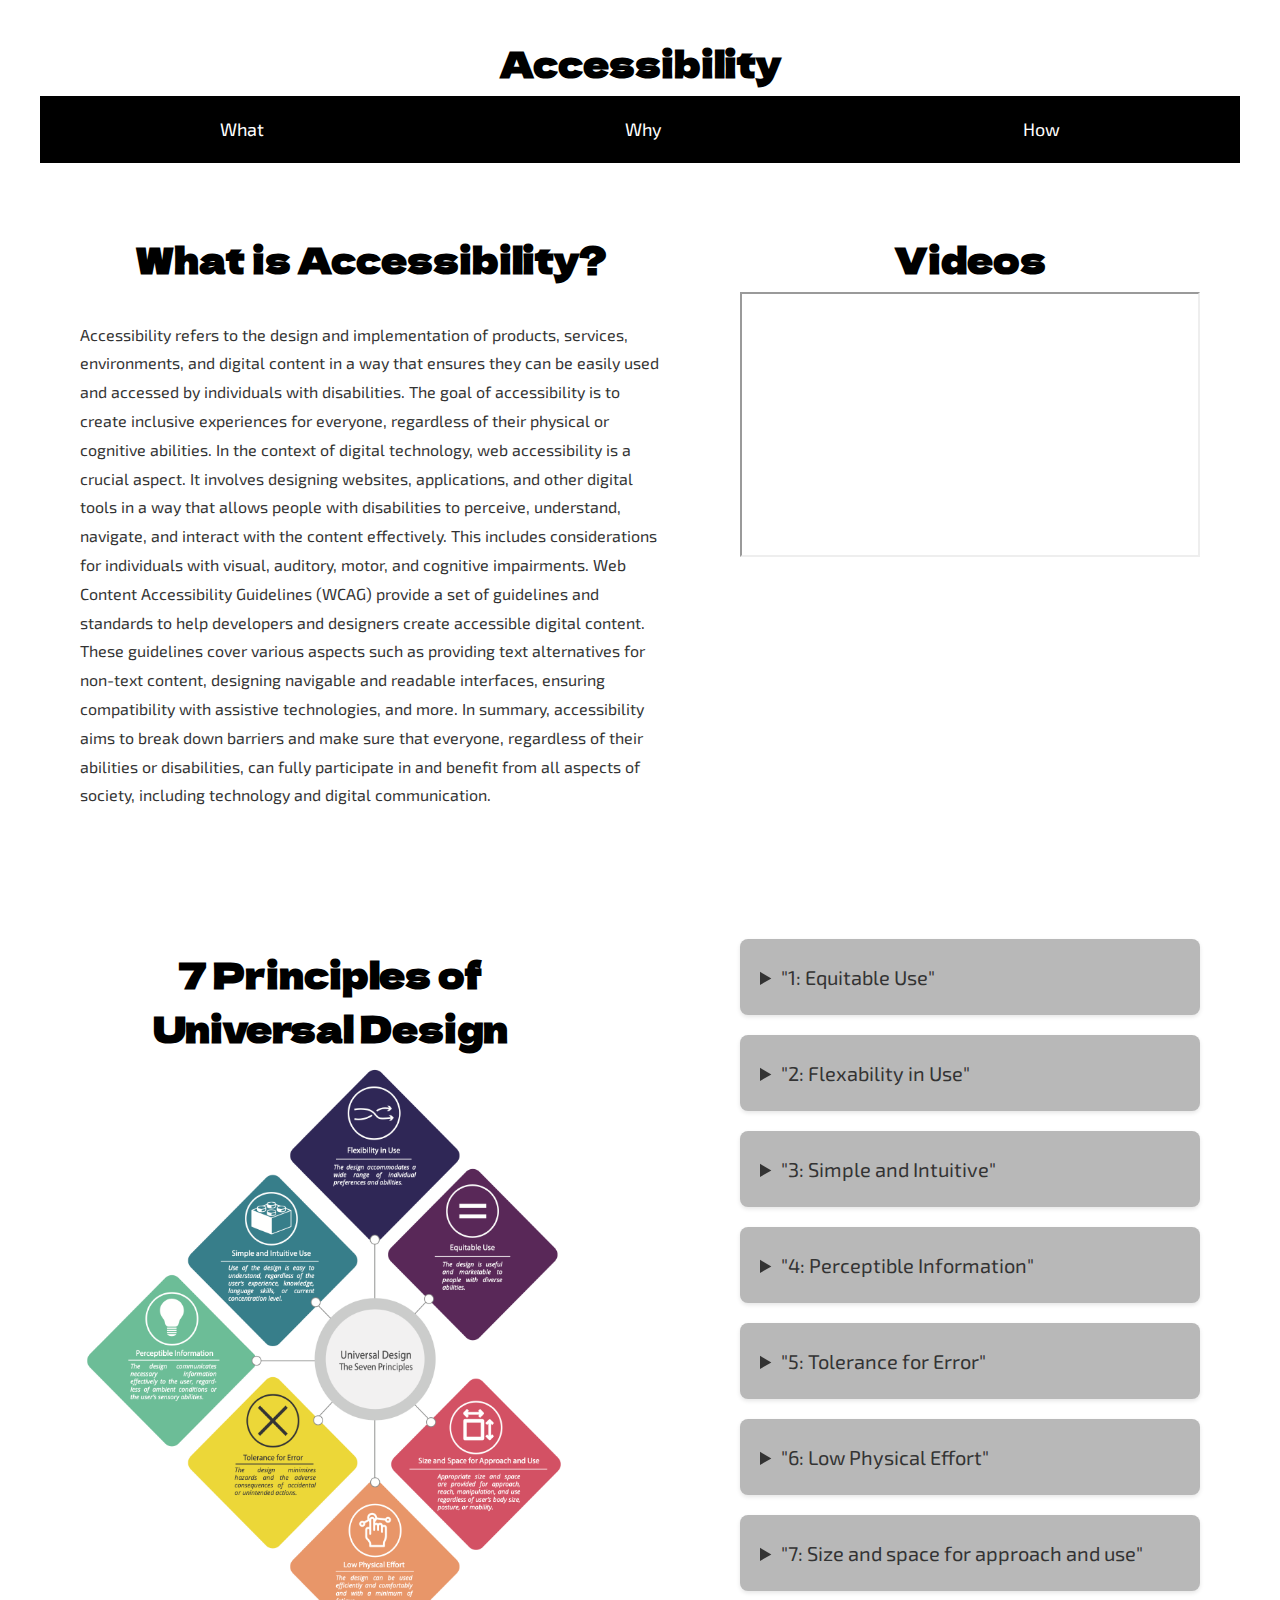
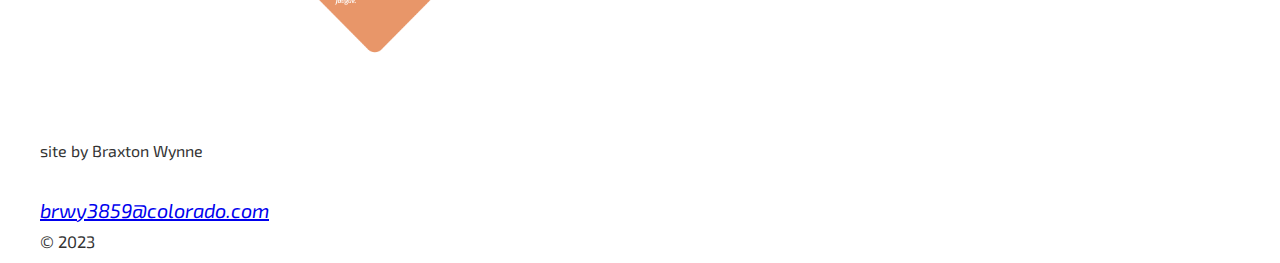
<file: What.html>
<!DOCTYPE html>
<html lang="en">
<head>
    <title>Lab 3</title>
    <meta charset="UTF-8">
    <meta name="viewport" content="width=device-width, initial-scale=1.0">
    <link rel="stylesheet" type="text/css" href="What.css">
    <link rel="stylesheet" href="https://fonts.googleapis.com/css2?family=Dela+Gothic+One&display=swap">
    <link rel="stylesheet" href="https://fonts.googleapis.com/css2?family=Exo+2&display=swap">
    <link rel="stylesheet" href="https://fonts.googleapis.com/css2?family=Asap+Condensed&display=swap">

</head>
<body>
    <div class="container">
        <h1 class="hidden"> Lab 4 </h1>
        <a class="skip-link" href="#maincontent">Skip to main content</a>
        <nav class="navbar">
            <h1 class="hidden">Navigation Menu</h1> <!-- Add a title for your navigation bar -->
            <a href="What.html">What</a>
            <a href="Why.html">Why</a>
            <a href="How.html">How</a>
            <!-- <a href="responsive.html">Responsive Grid Example</a> -->
            <!-- Add more navigation links here -->
        </nav>
        <header>
            <h1>Accessibility</h1>
            <!-- <time datetime="2023-10-09"> October 30, 2023</time> -->
        </header>
        <main id="maincontent">
            <h1>What is Accessibility?</h1>
            <p>Accessibility refers to the design and implementation of products, services, environments, and digital content in a way that ensures they can be easily used and accessed by individuals with disabilities. The goal of accessibility is to create inclusive experiences for everyone, regardless of their physical or cognitive abilities.

                In the context of digital technology, web accessibility is a crucial aspect. It involves designing websites, applications, and other digital tools in a way that allows people with disabilities to perceive, understand, navigate, and interact with the content effectively. This includes considerations for individuals with visual, auditory, motor, and cognitive impairments.
                
                Web Content Accessibility Guidelines (WCAG) provide a set of guidelines and standards to help developers and designers create accessible digital content. These guidelines cover various aspects such as providing text alternatives for non-text content, designing navigable and readable interfaces, ensuring compatibility with assistive technologies, and more.
                
                In summary, accessibility aims to break down barriers and make sure that everyone, regardless of their abilities or disabilities, can fully participate in and benefit from all aspects of society, including technology and digital communication.
            </p>
        </main>
        <aside id="aside1">
            <h1> Videos</h1>
            <div class="center">
                <iframe class="center" width="460" height="265" src="https://www.youtube.com/embed/-ao_Kc_8rpE" allowfullscreen></iframe>
            </div>
        </aside>
        <aside id="aside2">
            <details>
                <summary>
                    "1: Equitable Use"
                </summary>
                <h3>The design is useful and marketable to people with diverse abilities.</h3>
                <p>For example, a counter space or desk surface may be raised or lowered to accommodate users of varying height, or an individual who uses a wheelchair.</p>
            </details>
            <details>
                <summary>
                    "2: Flexability in Use"
                </summary>
                <h3>The design accommodates a wide range of individual preferences and abilities.</h3>
                <p>For example, a museum that allows a visitor to choose to read or listen to a description of the contents of a display case employs this principle.</p>
            </details>
            <details>
                <summary>
                    "3: Simple and Intuitive"
                </summary>
                <h3>Use of the design is easy to understand, regardless of the user's experience, knowledge, language skills, or current concentration level.</h3>>
                <p>For example, science lab equipment with control buttons that are clear and intuitive employs this principle.</p>
            </details>
            <details>
                <summary>
                    "4: Perceptible Information"
                </summary>
                <h3>he design communicates necessary information effectively to the user, regardless of ambient conditions or the user's sensory abilities.</h3>>
                <p>Video captioning employs this principle.</p>
            </details>
            <details>
                <summary>
                    "5: Tolerance for Error"
                </summary>
                <h3>he design minimizes hazards and the adverse consequences of accidental or unintended actions.</h3>>
                <p>For example, an educational software program that provides guidance when the user makes an inappropriate selection employs this principle.</p>
            </details>
            <details>
                <summary>
                    "6: Low Physical Effort"
                </summary>
                <h3>The design can be used efficiently and comfortably, and with a minimum of fatigue.</h3>>
                <p>Doors that open automatically employ this principle.</p>
            </details>
            <details>
                <summary>
                    "7: Size and space for approach and use"
                </summary>
                <h3>The design provides appropriate size and space for approach, reach, manipulation, and use, regardless of the user's body size, posture, or mobility.</h3>
                <p>A science lab with adjustable tables employs this principle.</p>
            </details>
        </aside>
        <aside id="aside3">
            <h1> 7 Principles of Universal Design</h1>
            <div class="center">
                <img class = "center" src="UniversalDesgin.png" alt="Image displaying the 7 priciples of Universal Design. Each having their own box which surrounds a circle in the middle." height="600" width="500">
            </div>
        </aside>

        <footer>
            <p>site by Braxton Wynne</p>
                <address>
                    <a href="mailto:braxton.wynne@colorado.edu">brwy3859@colorado.com</a>
                </address>
                <small>&copy; 2023</small>
        </footer>
    </div>
    <!-- Add more sections and content as needed -->

</body>
</html>
</file>
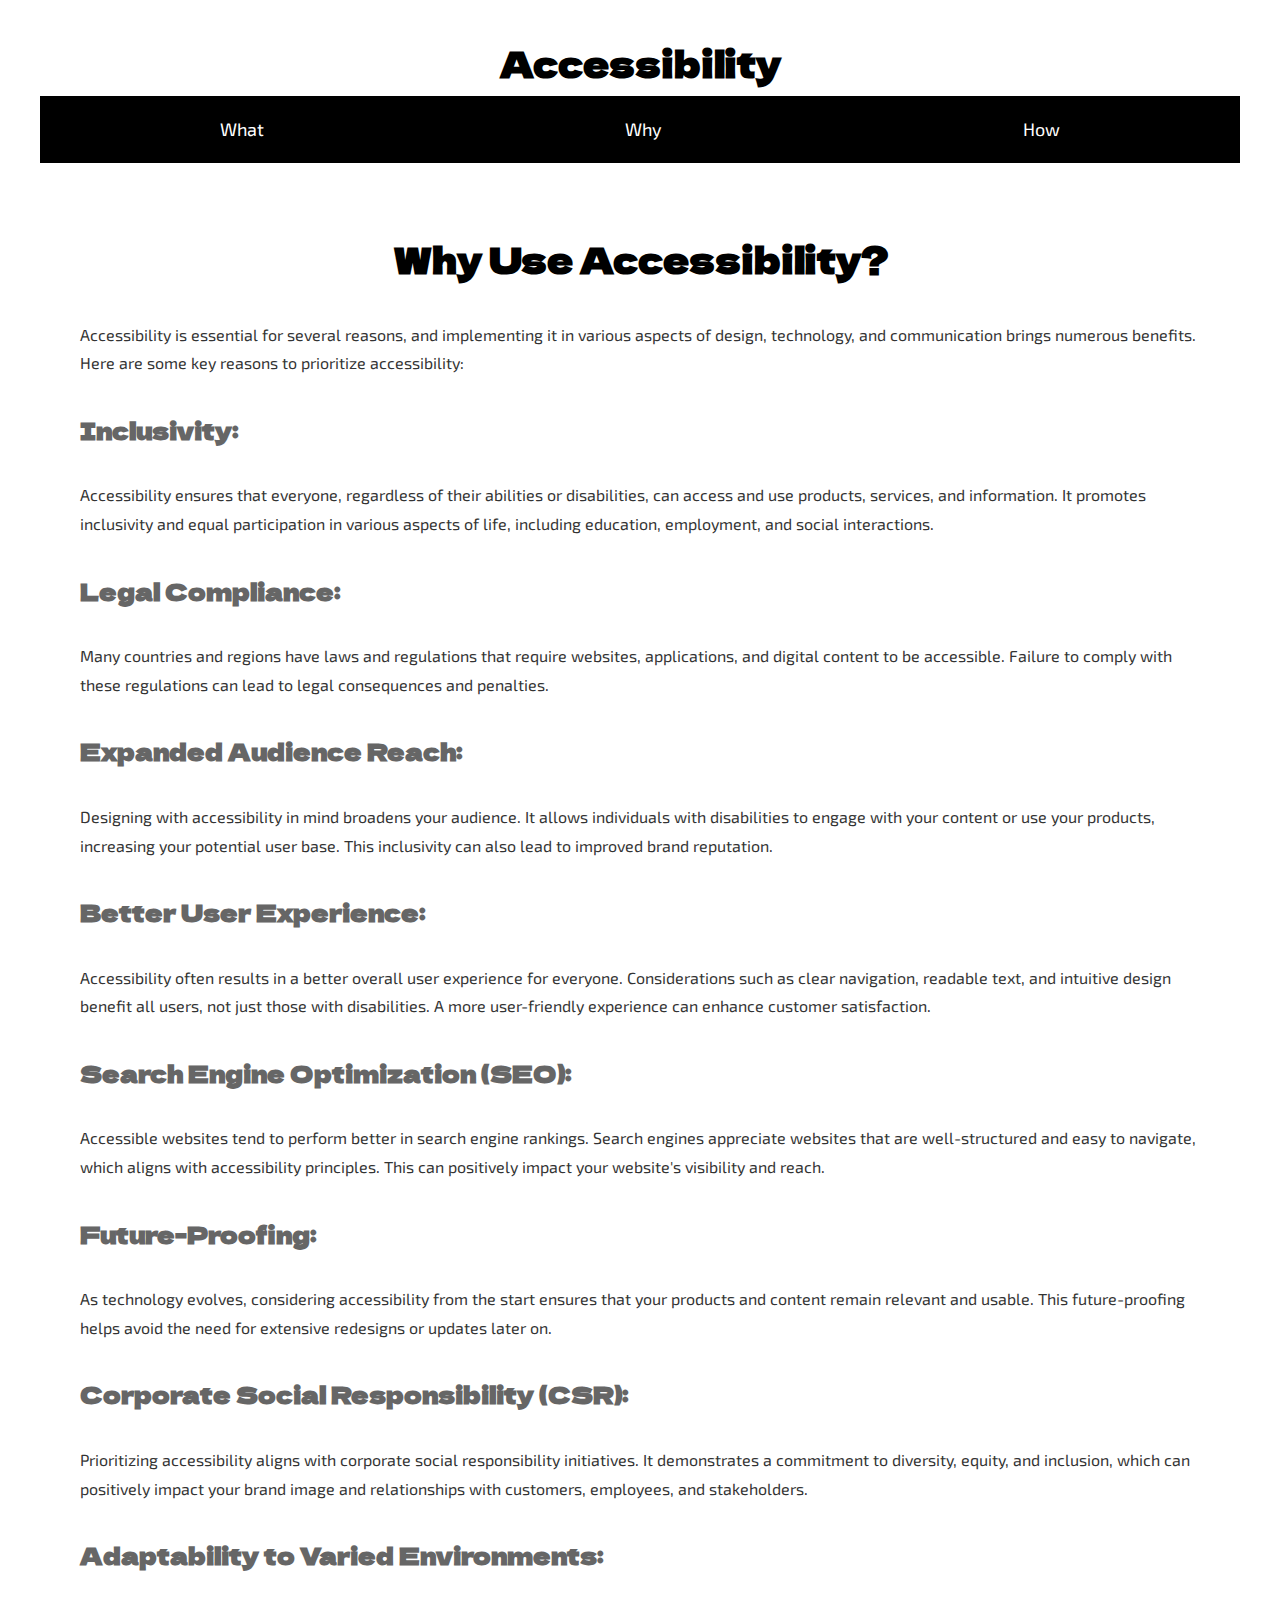
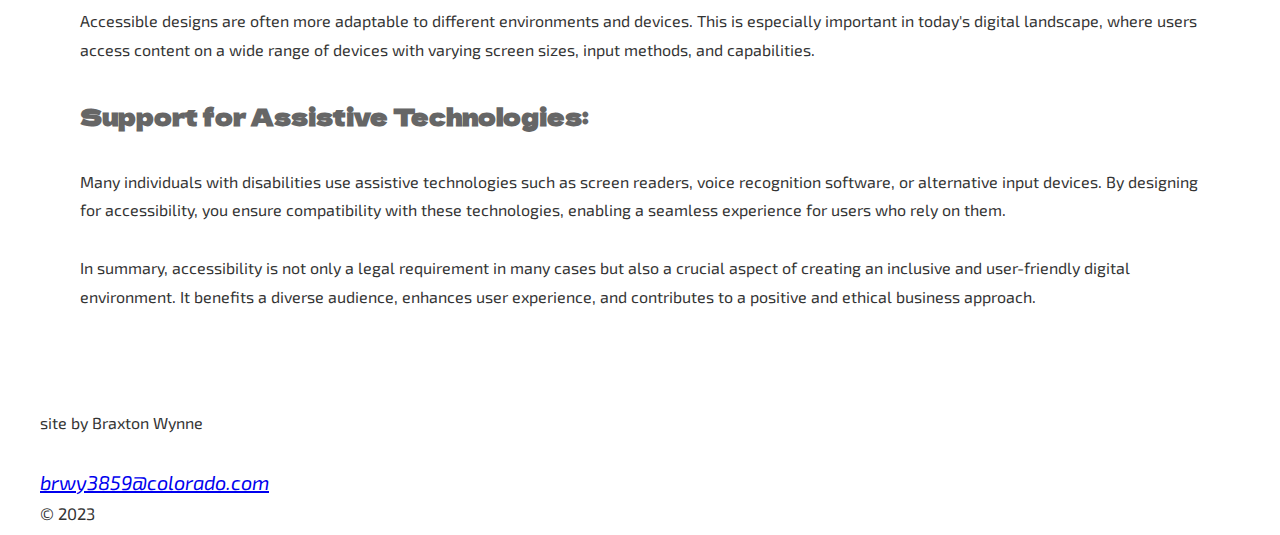
<file: Why.html>
<!DOCTYPE html>
<html lang="en">
<head>
    <title>Lab 3</title>
    <meta charset="UTF-8">
    <meta name="viewport" content="width=device-width, initial-scale=1.0">
    <link rel="stylesheet" type="text/css" href="Why.css">
    <link rel="stylesheet" href="https://fonts.googleapis.com/css2?family=Dela+Gothic+One&display=swap">
    <link rel="stylesheet" href="https://fonts.googleapis.com/css2?family=Exo+2&display=swap">
    <link rel="stylesheet" href="https://fonts.googleapis.com/css2?family=Asap+Condensed&display=swap">

</head>
<body>
    <div class="container">
        <h1 class="hidden"> Lab 4 </h1>
        <a class="skip-link" href="#maincontent">Skip to main content</a>
        <nav class="navbar">
            <h1 class="hidden">Navigation Menu</h1> <!-- Add a title for your navigation bar -->
            <a href="What.html">What</a>
            <a href="Why.html">Why</a>
            <a href="How.html">How</a>
            <!-- <a href="responsive.html">Responsive Grid Example</a> -->
            <!-- Add more navigation links here -->
        </nav>
        <header>
            <h1>Accessibility</h1>
            <!-- <time datetime="2023-10-09"> October 30, 2023</time> -->
        </header>
        <main id="maincontent">
            <h1> Why Use Accessibility?</h1>
            <p>Accessibility is essential for several reasons, and implementing it in various aspects of design, technology, and communication brings numerous benefits. Here are some key reasons to prioritize accessibility:</p>
            <h2>Inclusivity:</h2>
            <p>Accessibility ensures that everyone, regardless of their abilities or disabilities, can access and use products, services, and information. It promotes inclusivity and equal participation in various aspects of life, including education, employment, and social interactions.</p>
            <h2>Legal Compliance:</h2>
            <p>Many countries and regions have laws and regulations that require websites, applications, and digital content to be accessible. Failure to comply with these regulations can lead to legal consequences and penalties.</p>
            <h2>Expanded Audience Reach:</h2>
            <p>Designing with accessibility in mind broadens your audience. It allows individuals with disabilities to engage with your content or use your products, increasing your potential user base. This inclusivity can also lead to improved brand reputation.</p>
            <h2>Better User Experience:</h2>
            <p>Accessibility often results in a better overall user experience for everyone. Considerations such as clear navigation, readable text, and intuitive design benefit all users, not just those with disabilities. A more user-friendly experience can enhance customer satisfaction.</p>
            <h2>Search Engine Optimization (SEO):</h2>
            <p>Accessible websites tend to perform better in search engine rankings. Search engines appreciate websites that are well-structured and easy to navigate, which aligns with accessibility principles. This can positively impact your website's visibility and reach.</p>
            <h2>Future-Proofing:</h2>
            <p>As technology evolves, considering accessibility from the start ensures that your products and content remain relevant and usable. This future-proofing helps avoid the need for extensive redesigns or updates later on.</p>
            <h2>Corporate Social Responsibility (CSR): </h2>
            <p>Prioritizing accessibility aligns with corporate social responsibility initiatives. It demonstrates a commitment to diversity, equity, and inclusion, which can positively impact your brand image and relationships with customers, employees, and stakeholders.</p>
            <h2>Adaptability to Varied Environments:</h2>
            <p>Accessible designs are often more adaptable to different environments and devices. This is especially important in today's digital landscape, where users access content on a wide range of devices with varying screen sizes, input methods, and capabilities.</p>
            <h2>Support for Assistive Technologies:</h2>
            <p>Many individuals with disabilities use assistive technologies such as screen readers, voice recognition software, or alternative input devices. By designing for accessibility, you ensure compatibility with these technologies, enabling a seamless experience for users who rely on them.</p>
            <p>In summary, accessibility is not only a legal requirement in many cases but also a crucial aspect of creating an inclusive and user-friendly digital environment. It benefits a diverse audience, enhances user experience, and contributes to a positive and ethical business approach.</p>
        </main>
        <footer>
            <p>site by Braxton Wynne</p>
                <address>
                    <a href="mailto:braxton.wynne@colorado.edu">brwy3859@colorado.com</a>
                </address>
                <small>&copy; 2023</small>
        </footer>
    </div>
    <!-- Add more sections and content as needed -->

</body>
</html>
</file>
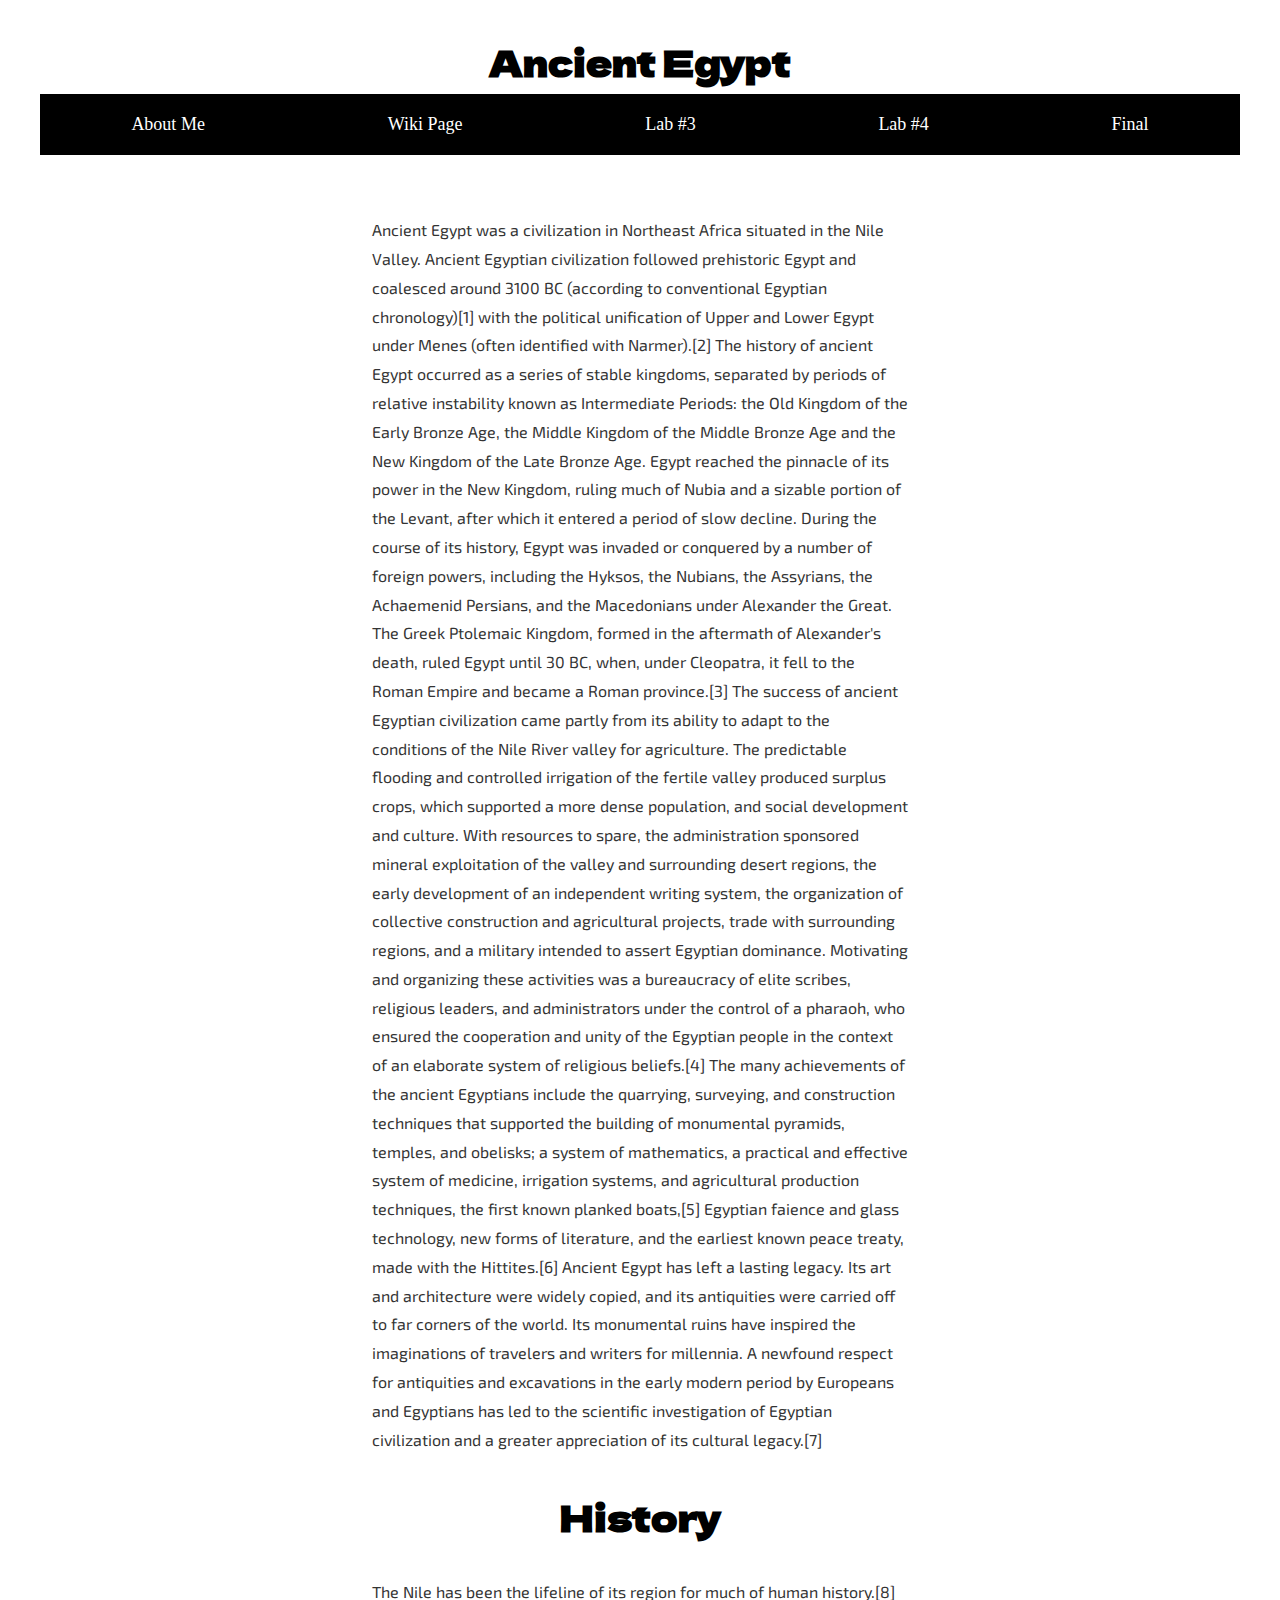
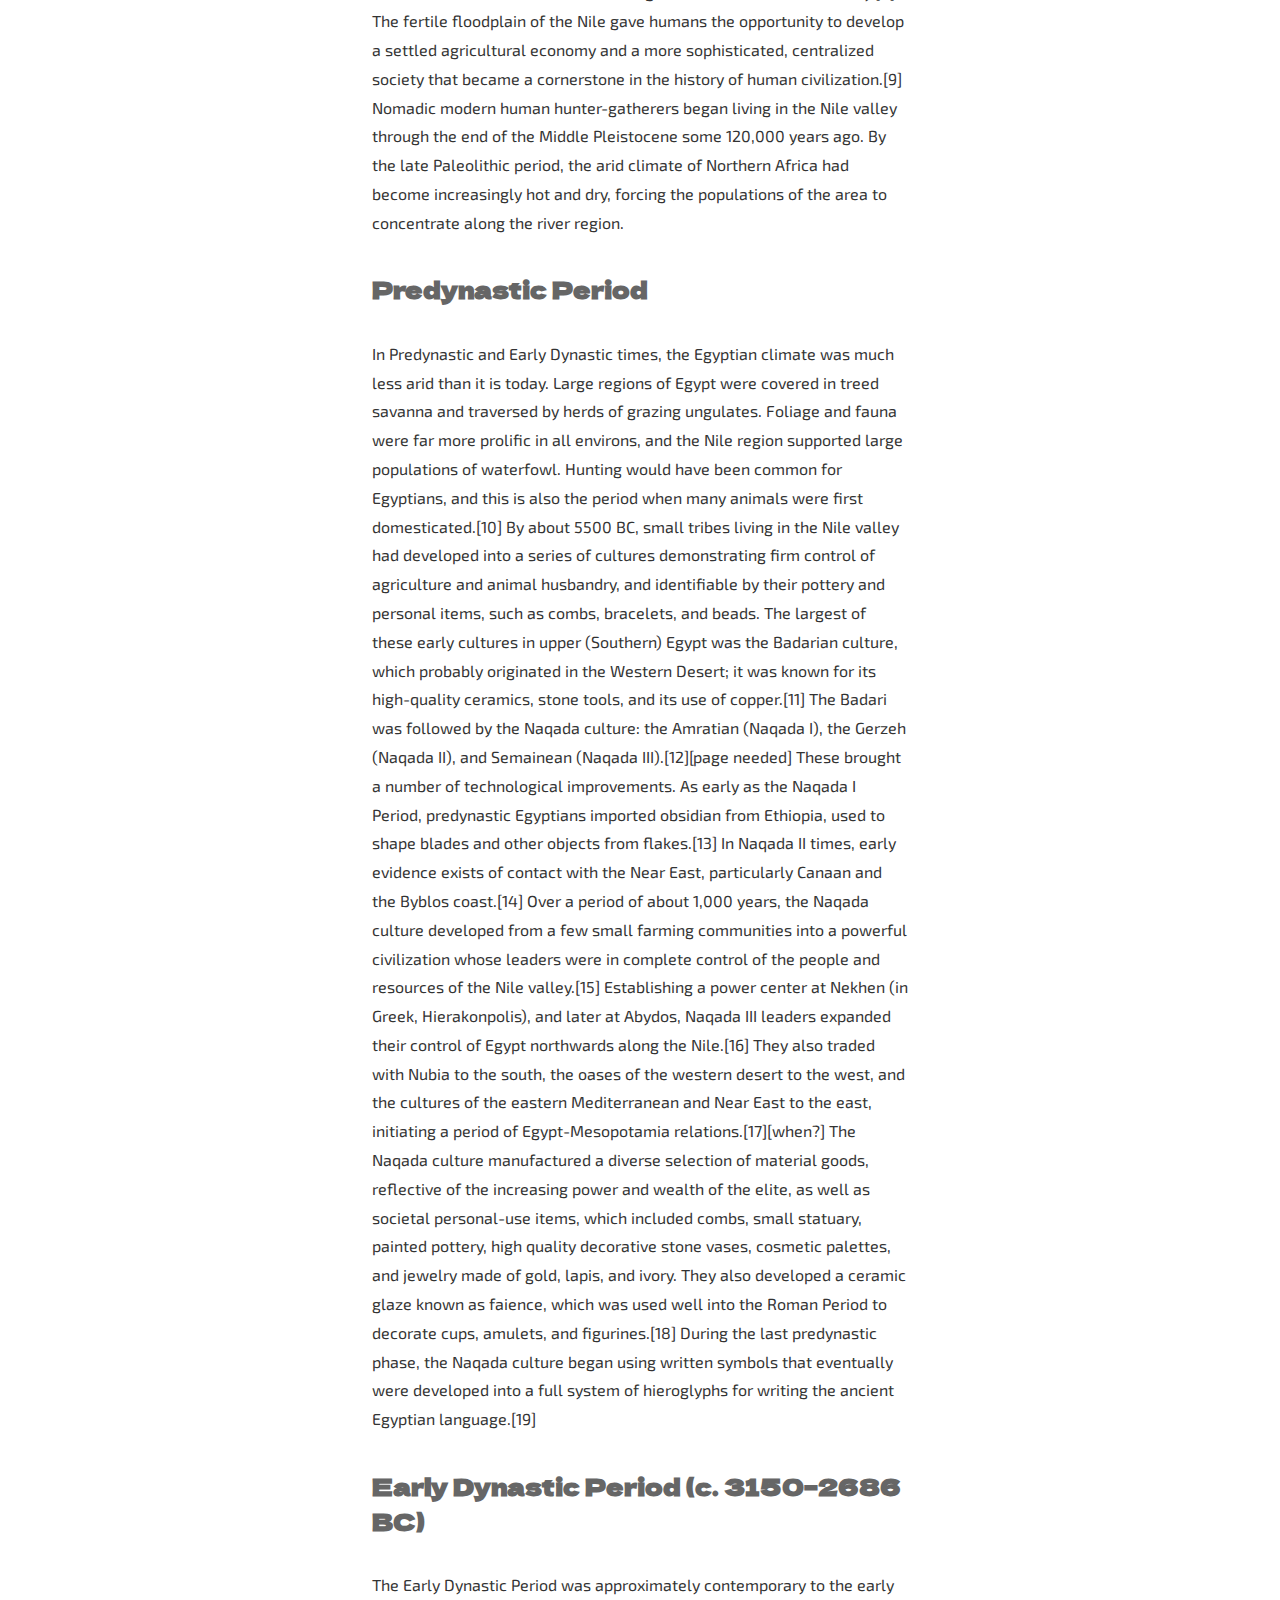
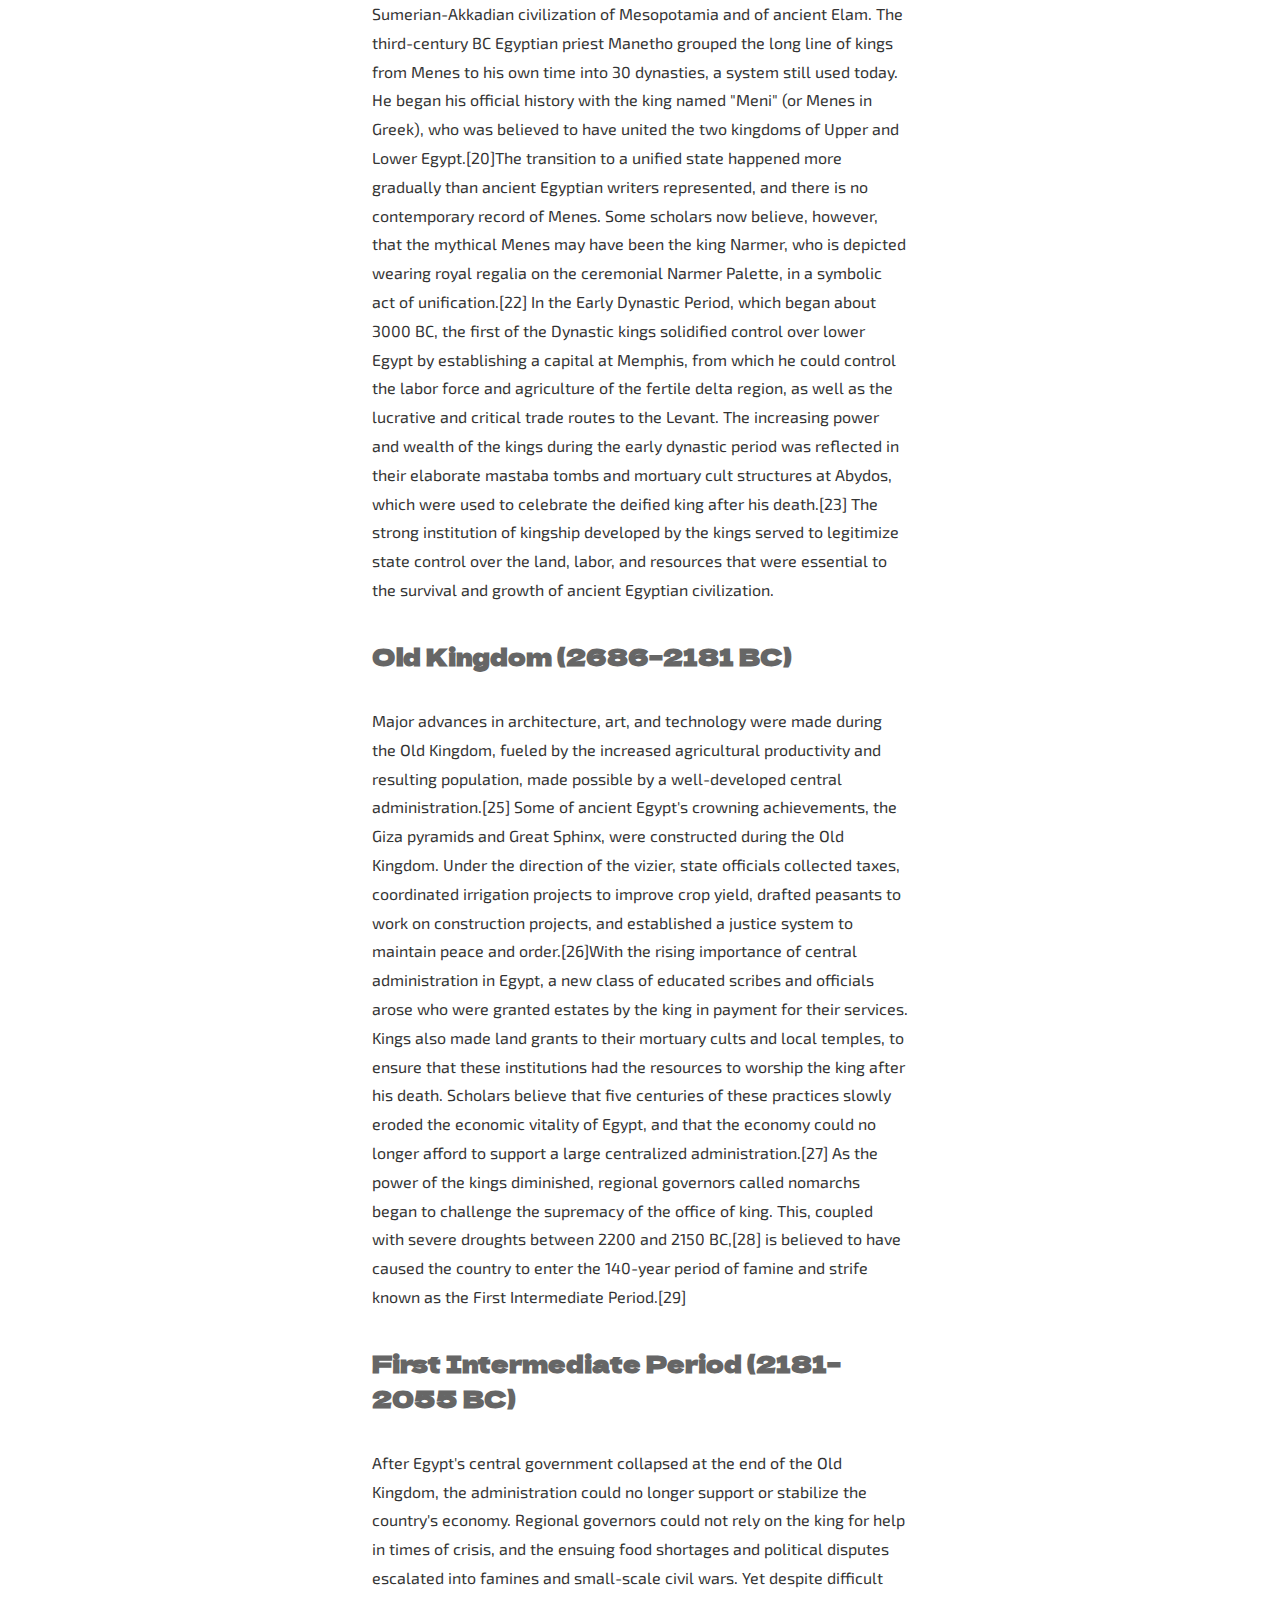
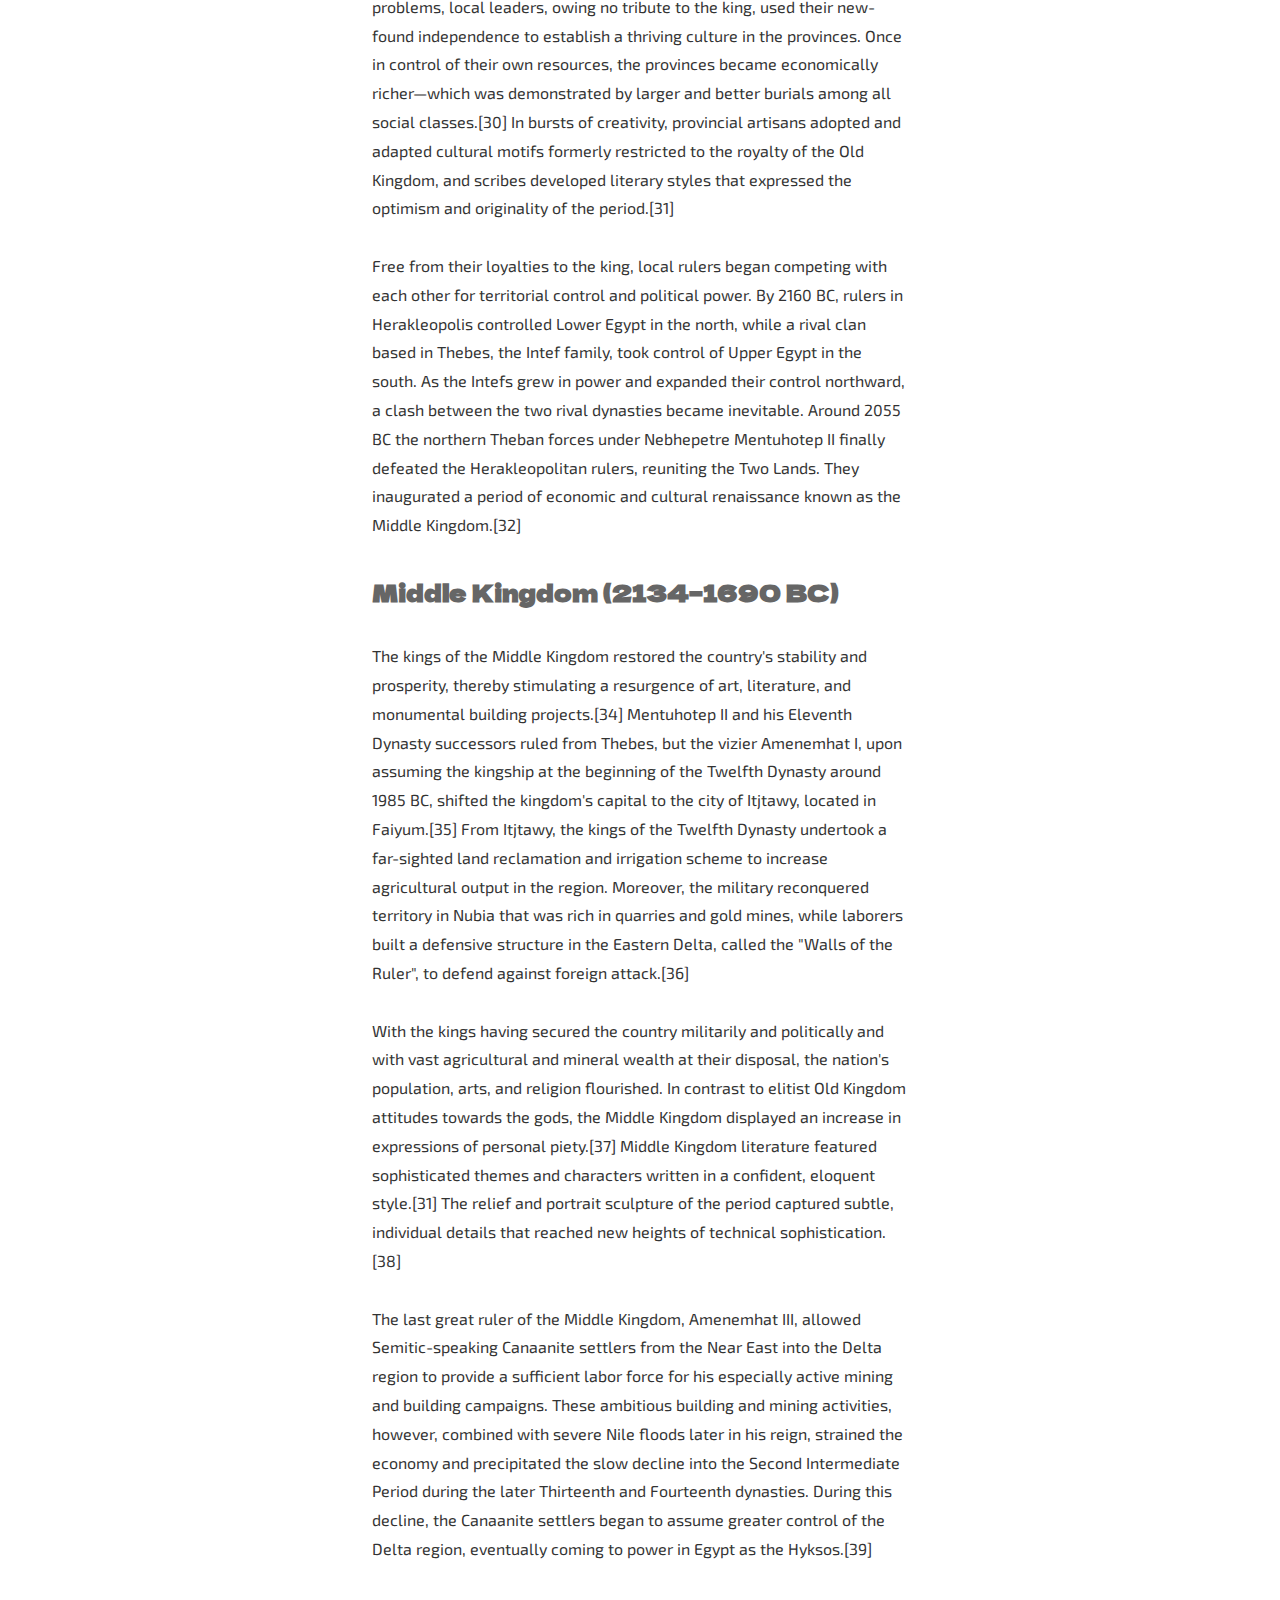
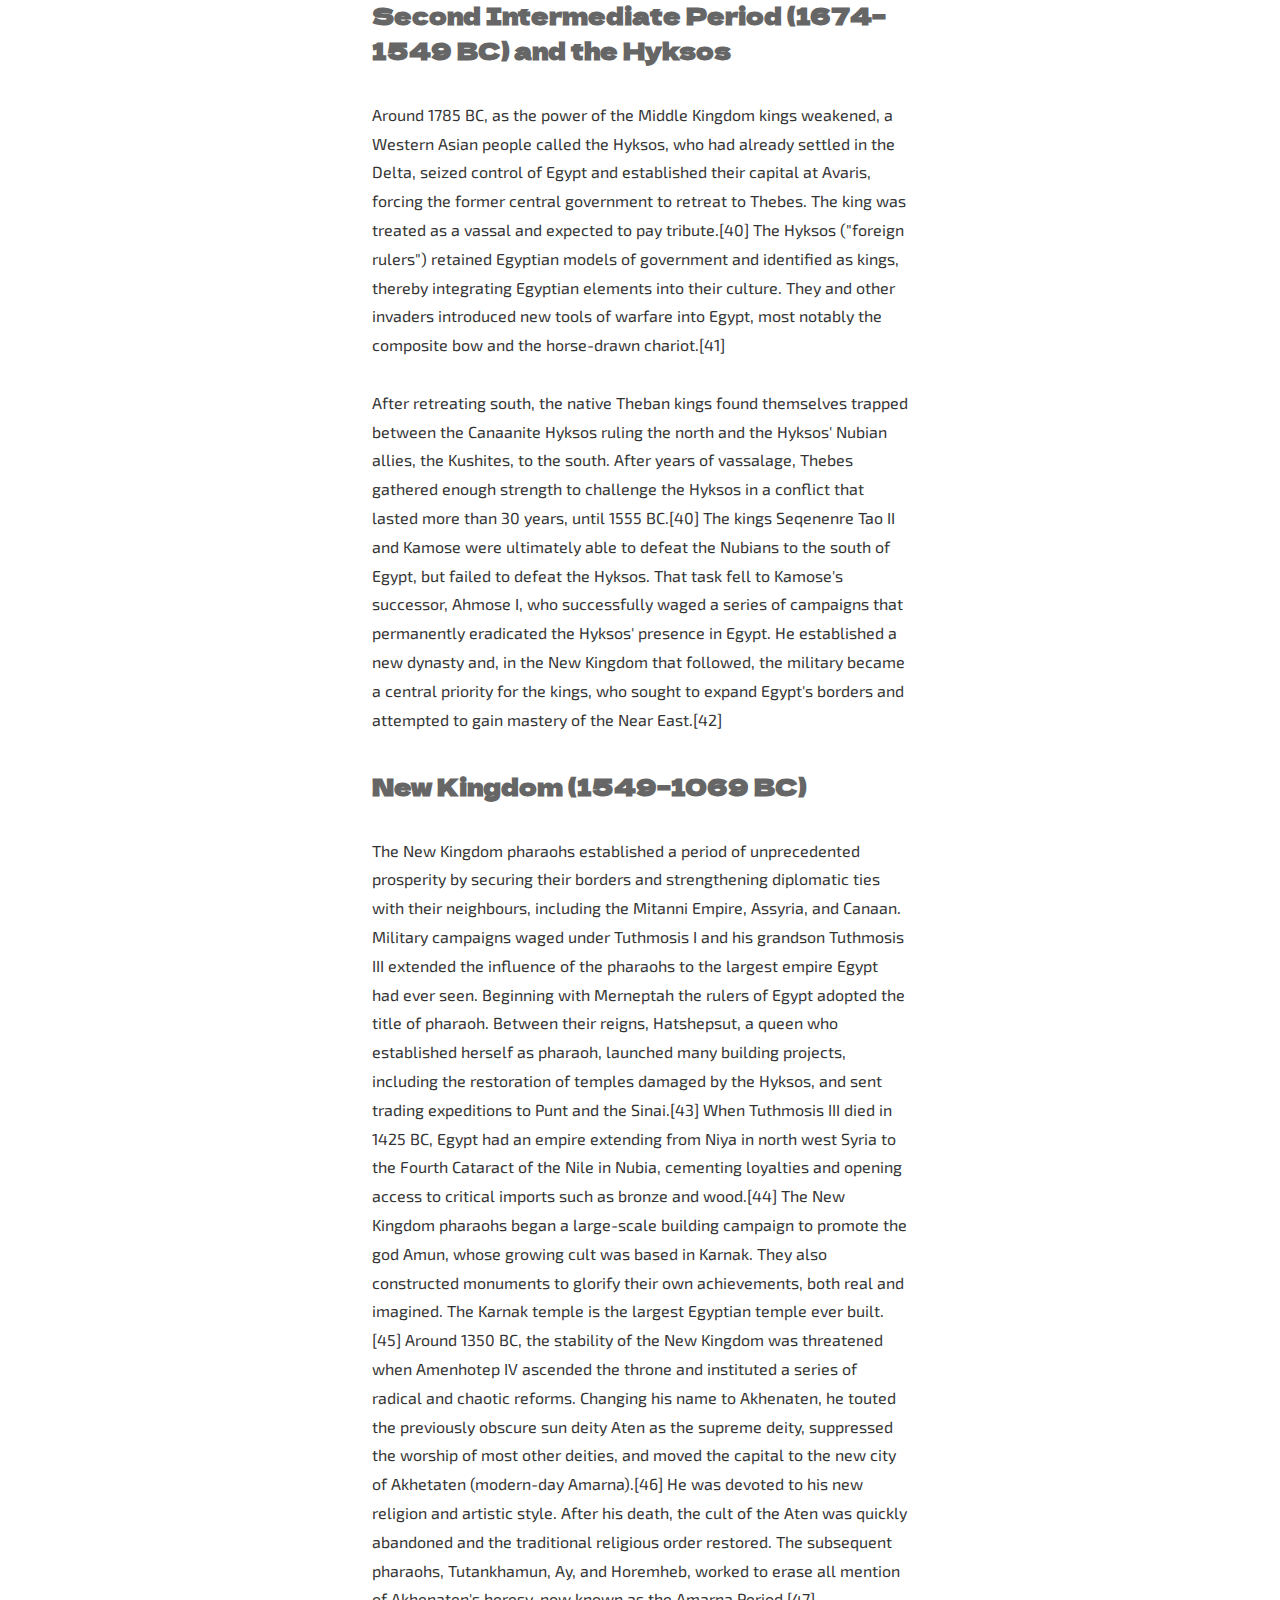
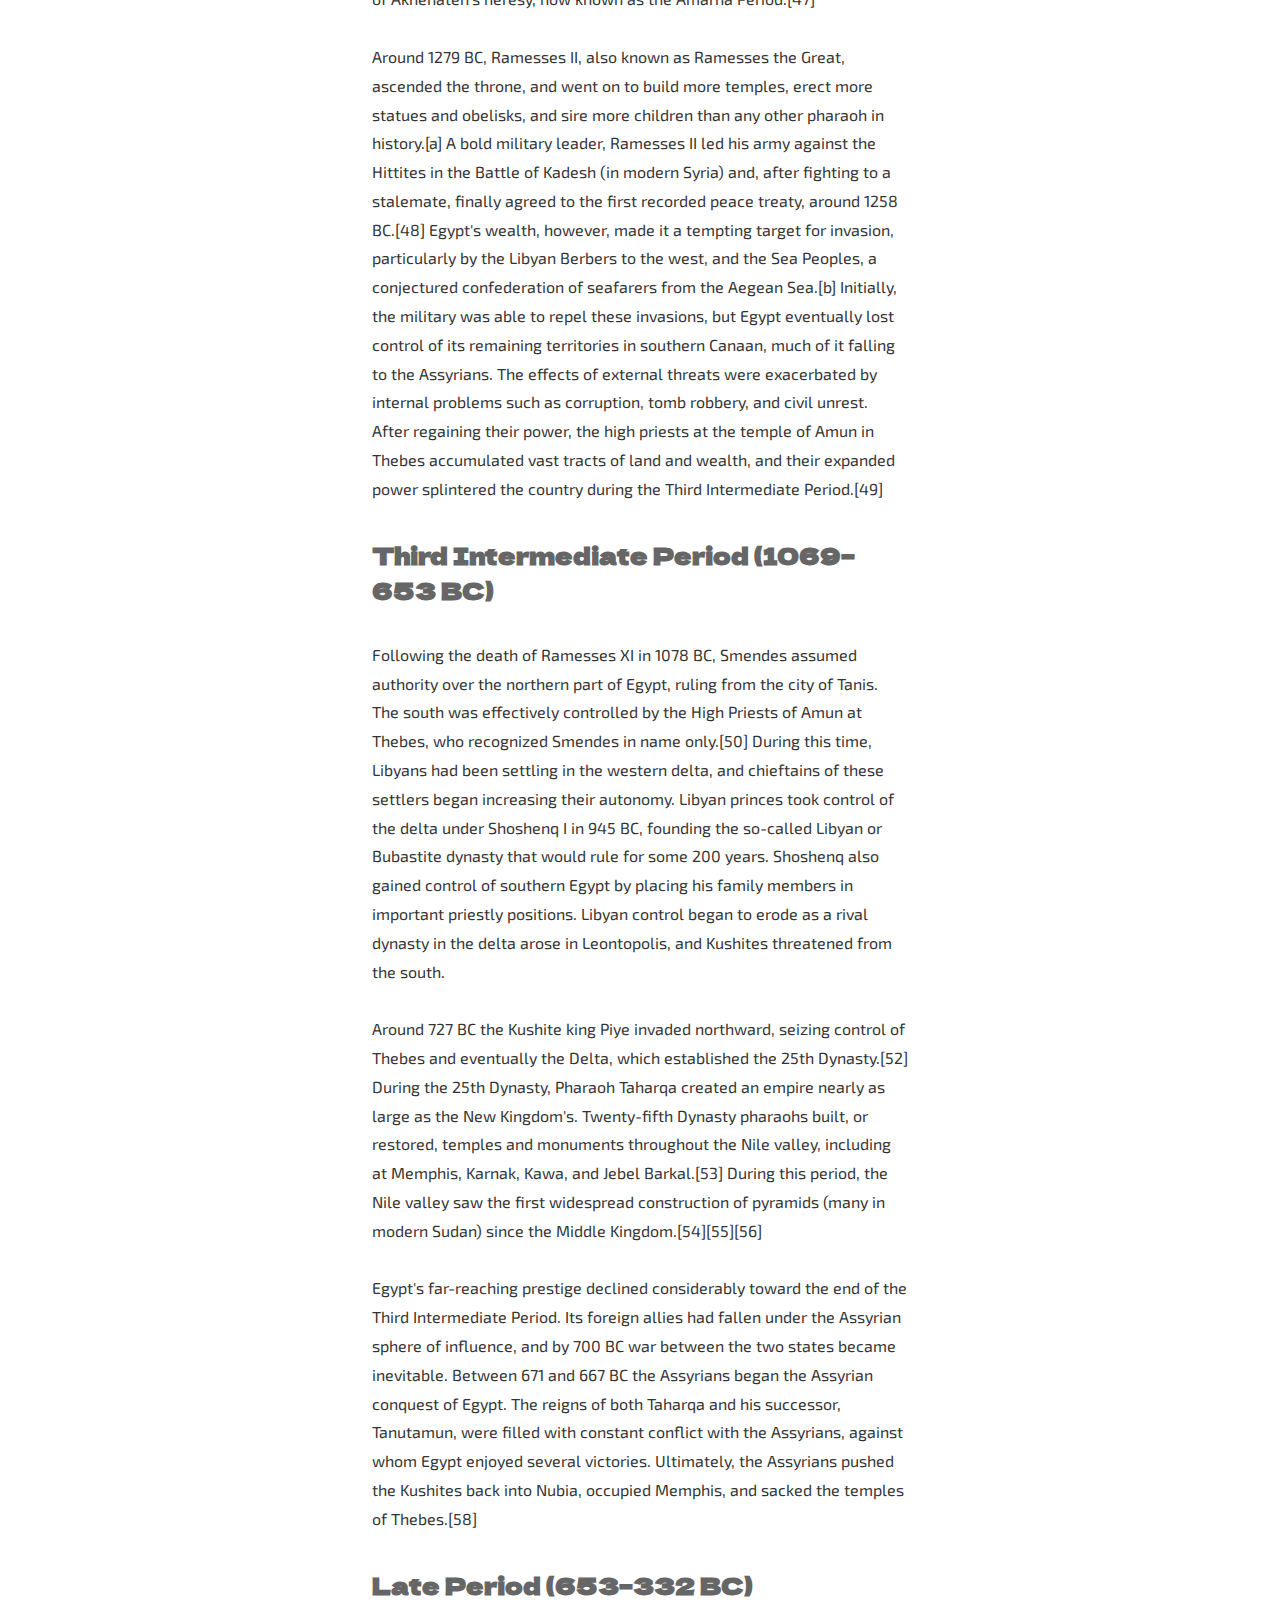
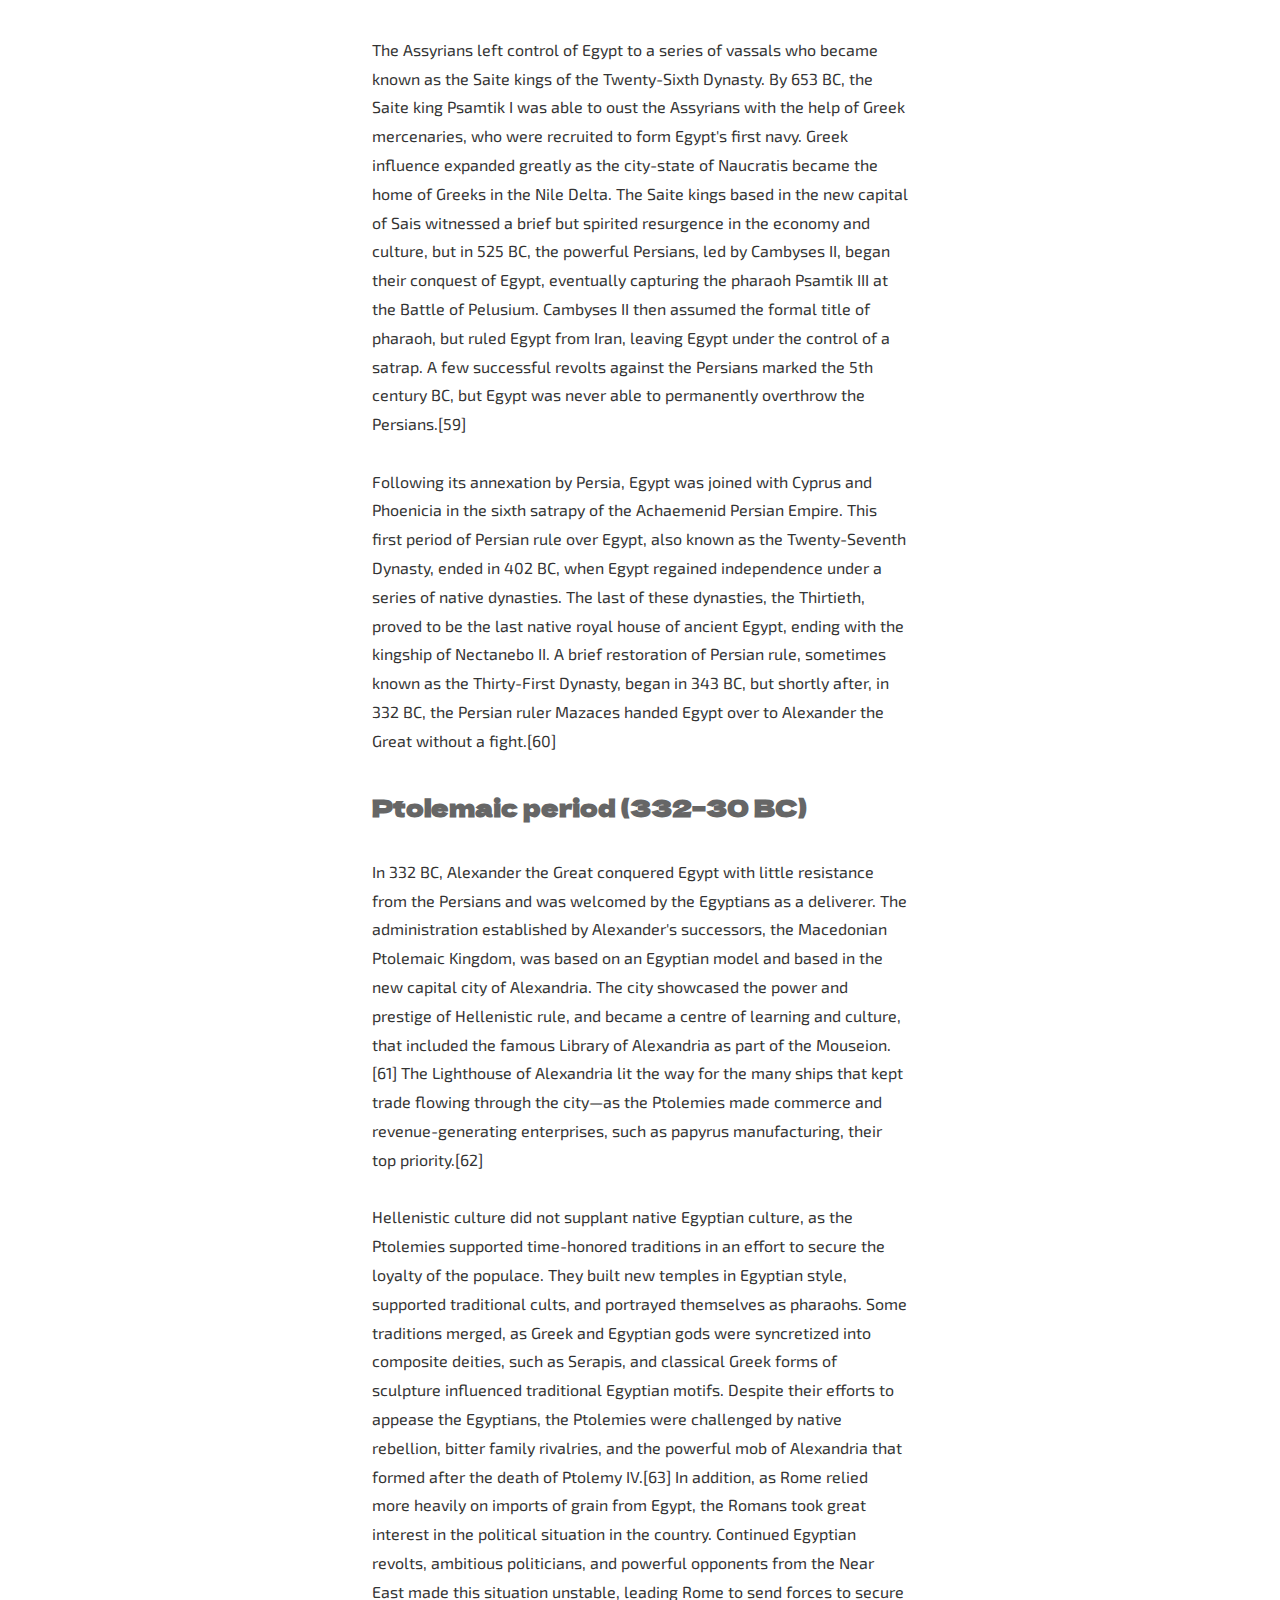
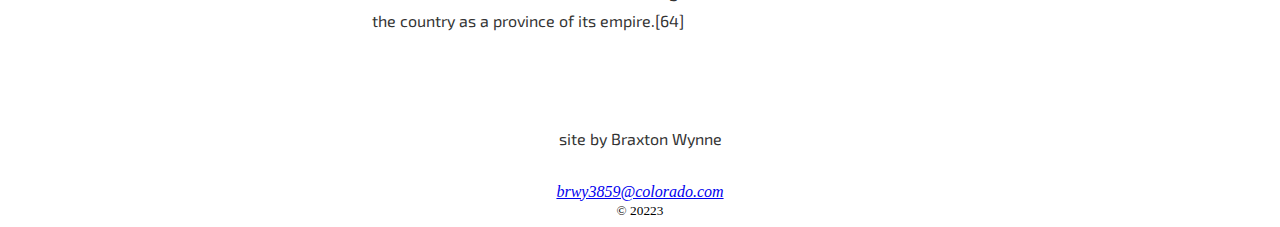
<file: wiki_page.html>
<!DOCTYPE html>
<html lang="en">
<head>
    <title>Lab 2</title>
    <meta charset="UTF-8">
    <meta name="viewport" content="width=device-width, initial-scale=1.0">
    <link rel="stylesheet" type="text/css" href="styles.css">
    <link rel="stylesheet" href="https://fonts.googleapis.com/css2?family=Dela+Gothic+One&display=swap">
    <link rel="stylesheet" href="https://fonts.googleapis.com/css2?family=Exo+2&display=swap">
    <link rel="stylesheet" href="https://fonts.googleapis.com/css2?family=Asap+Condensed&display=swap">

</head>
<body> 
    <a class="skip-link" href="#maincontent">Skip to main content</a> 
    <h1 class="hidden"> Wiki Page Ancient Egypt</h1>

    <div class="container" id="maincontent">
        <header>
            <h1 id="Ancient-Egypt">Ancient Egypt</h1>
        </header>
        <nav class="navbar">
            <h1 class="hidden">Navigation Menu</h1>  <!-- Add a title for your navigation bar -->
            <a href="index.html">About Me</a>
            <a href="wiki_page.html">Wiki Page</a>
            <a href="Lab_3.html">Lab #3</a>
            <a href="Lab_04.html">Lab #4</a>
            <a href="What.html">Final</a>
            <!-- Add more navigation links here -->
        </nav>
        <main>
            <p>Ancient Egypt was a civilization in Northeast Africa situated in the Nile Valley. Ancient Egyptian civilization followed prehistoric Egypt and coalesced around 3100 BC (according to conventional Egyptian chronology)[1] with the political unification of Upper and Lower Egypt under Menes (often identified with Narmer).[2] The history of ancient Egypt occurred as a series of stable kingdoms, separated by periods of relative instability known as Intermediate Periods: the Old Kingdom of the Early Bronze Age, the Middle Kingdom of the Middle Bronze Age and the New Kingdom of the Late Bronze Age.

                Egypt reached the pinnacle of its power in the New Kingdom, ruling much of Nubia and a sizable portion of the Levant, after which it entered a period of slow decline. During the course of its history, Egypt was invaded or conquered by a number of foreign powers, including the Hyksos, the Nubians, the Assyrians, the Achaemenid Persians, and the Macedonians under Alexander the Great. The Greek Ptolemaic Kingdom, formed in the aftermath of Alexander's death, ruled Egypt until 30 BC, when, under Cleopatra, it fell to the Roman Empire and became a Roman province.[3]
                
                The success of ancient Egyptian civilization came partly from its ability to adapt to the conditions of the Nile River valley for agriculture. The predictable flooding and controlled irrigation of the fertile valley produced surplus crops, which supported a more dense population, and social development and culture. With resources to spare, the administration sponsored mineral exploitation of the valley and surrounding desert regions, the early development of an independent writing system, the organization of collective construction and agricultural projects, trade with surrounding regions, and a military intended to assert Egyptian dominance. Motivating and organizing these activities was a bureaucracy of elite scribes, religious leaders, and administrators under the control of a pharaoh, who ensured the cooperation and unity of the Egyptian people in the context of an elaborate system of religious beliefs.[4]
                
                The many achievements of the ancient Egyptians include the quarrying, surveying, and construction techniques that supported the building of monumental pyramids, temples, and obelisks; a system of mathematics, a practical and effective system of medicine, irrigation systems, and agricultural production techniques, the first known planked boats,[5] Egyptian faience and glass technology, new forms of literature, and the earliest known peace treaty, made with the Hittites.[6] Ancient Egypt has left a lasting legacy. Its art and architecture were widely copied, and its antiquities were carried off to far corners of the world. Its monumental ruins have inspired the imaginations of travelers and writers for millennia. A newfound respect for antiquities and excavations in the early modern period by Europeans and Egyptians has led to the scientific investigation of Egyptian civilization and a greater appreciation of its cultural legacy.[7]</p>
    
            <h1 id="History">History</h1>
            <p>The Nile has been the lifeline of its region for much of human history.[8] The fertile floodplain of the Nile gave humans the opportunity to develop a settled agricultural economy and a more sophisticated, centralized society that became a cornerstone in the history of human civilization.[9] Nomadic modern human hunter-gatherers began living in the Nile valley through the end of the Middle Pleistocene some 120,000 years ago. By the late Paleolithic period, the arid climate of Northern Africa had become increasingly hot and dry, forcing the populations of the area to concentrate along the river region.</p>
    
            <h2 id="Predynastic_Period">Predynastic Period</h2>
            <p>In Predynastic and Early Dynastic times, the Egyptian climate was much less arid than it is today. Large regions of Egypt were covered in treed savanna and traversed by herds of grazing ungulates. Foliage and fauna were far more prolific in all environs, and the Nile region supported large populations of waterfowl. Hunting would have been common for Egyptians, and this is also the period when many animals were first domesticated.[10]
    
                By about 5500 BC, small tribes living in the Nile valley had developed into a series of cultures demonstrating firm control of agriculture and animal husbandry, and identifiable by their pottery and personal items, such as combs, bracelets, and beads. The largest of these early cultures in upper (Southern) Egypt was the Badarian culture, which probably originated in the Western Desert; it was known for its high-quality ceramics, stone tools, and its use of copper.[11] The Badari was followed by the Naqada culture: the Amratian (Naqada I), the Gerzeh (Naqada II), and Semainean (Naqada III).[12][page needed] These brought a number of technological improvements. As early as the Naqada I Period, predynastic Egyptians imported obsidian from Ethiopia, used to shape blades and other objects from flakes.[13] In Naqada II times, early evidence exists of contact with the Near East, particularly Canaan and the Byblos coast.[14] Over a period of about 1,000 years, the Naqada culture developed from a few small farming communities into a powerful civilization whose leaders were in complete control of the people and resources of the Nile valley.[15] Establishing a power center at Nekhen (in Greek, Hierakonpolis), and later at Abydos, Naqada III leaders expanded their control of Egypt northwards along the Nile.[16] They also traded with Nubia to the south, the oases of the western desert to the west, and the cultures of the eastern Mediterranean and Near East to the east, initiating a period of Egypt-Mesopotamia relations.[17][when?]
    
                The Naqada culture manufactured a diverse selection of material goods, reflective of the increasing power and wealth of the elite, as well as societal personal-use items, which included combs, small statuary, painted pottery, high quality decorative stone vases, cosmetic palettes, and jewelry made of gold, lapis, and ivory. They also developed a ceramic glaze known as faience, which was used well into the Roman Period to decorate cups, amulets, and figurines.[18] During the last predynastic phase, the Naqada culture began using written symbols that eventually were developed into a full system of hieroglyphs for writing the ancient Egyptian language.[19]</p>
            <h2 id="Early_Dynastic_Period">Early Dynastic Period (c. 3150–2686 BC)</h2>
            <p>
                The Early Dynastic Period was approximately contemporary to the early Sumerian-Akkadian civilization of Mesopotamia and of ancient Elam. The third-century BC Egyptian priest Manetho grouped the long line of kings from Menes to his own time into 30 dynasties, a system still used today. He began his official history with the king named "Meni" (or Menes in Greek), who was believed to have united the two kingdoms of Upper and Lower Egypt.[20]The transition to a unified state happened more gradually than ancient Egyptian writers represented, and there is no contemporary record of Menes. Some scholars now believe, however, that the mythical Menes may have been the king Narmer, who is depicted wearing royal regalia on the ceremonial Narmer Palette, in a symbolic act of unification.[22] In the Early Dynastic Period, which began about 3000 BC, the first of the Dynastic kings solidified control over lower Egypt by establishing a capital at Memphis, from which he could control the labor force and agriculture of the fertile delta region, as well as the lucrative and critical trade routes to the Levant. The increasing power and wealth of the kings during the early dynastic period was reflected in their elaborate mastaba tombs and mortuary cult structures at Abydos, which were used to celebrate the deified king after his death.[23] The strong institution of kingship developed by the kings served to legitimize state control over the land, labor, and resources that were essential to the survival and growth of ancient Egyptian civilization.
            </p>
            <h2 id="Old_Kingdom">Old Kingdom (2686–2181 BC)</h2>
            <p>
                Major advances in architecture, art, and technology were made during the Old Kingdom, fueled by the increased agricultural productivity and resulting population, made possible by a well-developed central administration.[25] Some of ancient Egypt's crowning achievements, the Giza pyramids and Great Sphinx, were constructed during the Old Kingdom. Under the direction of the vizier, state officials collected taxes, coordinated irrigation projects to improve crop yield, drafted peasants to work on construction projects, and established a justice system to maintain peace and order.[26]With the rising importance of central administration in Egypt, a new class of educated scribes and officials arose who were granted estates by the king in payment for their services. Kings also made land grants to their mortuary cults and local temples, to ensure that these institutions had the resources to worship the king after his death. Scholars believe that five centuries of these practices slowly eroded the economic vitality of Egypt, and that the economy could no longer afford to support a large centralized administration.[27] As the power of the kings diminished, regional governors called nomarchs began to challenge the supremacy of the office of king. This, coupled with severe droughts between 2200 and 2150 BC,[28] is believed to have caused the country to enter the 140-year period of famine and strife known as the First Intermediate Period.[29]
            </p>
            <h2 id="First_Intermediate_Period">First Intermediate Period (2181–2055 BC)</h2>
            <p>
                After Egypt's central government collapsed at the end of the Old Kingdom, the administration could no longer support or stabilize the country's economy. Regional governors could not rely on the king for help in times of crisis, and the ensuing food shortages and political disputes escalated into famines and small-scale civil wars. Yet despite difficult problems, local leaders, owing no tribute to the king, used their new-found independence to establish a thriving culture in the provinces. Once in control of their own resources, the provinces became economically richer—which was demonstrated by larger and better burials among all social classes.[30] In bursts of creativity, provincial artisans adopted and adapted cultural motifs formerly restricted to the royalty of the Old Kingdom, and scribes developed literary styles that expressed the optimism and originality of the period.[31]
            </p>
            <p>
                Free from their loyalties to the king, local rulers began competing with each other for territorial control and political power. By 2160 BC, rulers in Herakleopolis controlled Lower Egypt in the north, while a rival clan based in Thebes, the Intef family, took control of Upper Egypt in the south. As the Intefs grew in power and expanded their control northward, a clash between the two rival dynasties became inevitable. Around 2055 BC the northern Theban forces under Nebhepetre Mentuhotep II finally defeated the Herakleopolitan rulers, reuniting the Two Lands. They inaugurated a period of economic and cultural renaissance known as the Middle Kingdom.[32]
            </p>
            <h2 id="Middle_Kingdom">Middle Kingdom (2134–1690 BC)</h2>
            <p>
                The kings of the Middle Kingdom restored the country's stability and prosperity, thereby stimulating a resurgence of art, literature, and monumental building projects.[34] Mentuhotep II and his Eleventh Dynasty successors ruled from Thebes, but the vizier Amenemhat I, upon assuming the kingship at the beginning of the Twelfth Dynasty around 1985 BC, shifted the kingdom's capital to the city of Itjtawy, located in Faiyum.[35] From Itjtawy, the kings of the Twelfth Dynasty undertook a far-sighted land reclamation and irrigation scheme to increase agricultural output in the region. Moreover, the military reconquered territory in Nubia that was rich in quarries and gold mines, while laborers built a defensive structure in the Eastern Delta, called the "Walls of the Ruler", to defend against foreign attack.[36]
            </p>
            <p>
                With the kings having secured the country militarily and politically and with vast agricultural and mineral wealth at their disposal, the nation's population, arts, and religion flourished. In contrast to elitist Old Kingdom attitudes towards the gods, the Middle Kingdom displayed an increase in expressions of personal piety.[37] Middle Kingdom literature featured sophisticated themes and characters written in a confident, eloquent style.[31] The relief and portrait sculpture of the period captured subtle, individual details that reached new heights of technical sophistication.[38]
            </p>
            <p>
                The last great ruler of the Middle Kingdom, Amenemhat III, allowed Semitic-speaking Canaanite settlers from the Near East into the Delta region to provide a sufficient labor force for his especially active mining and building campaigns. These ambitious building and mining activities, however, combined with severe Nile floods later in his reign, strained the economy and precipitated the slow decline into the Second Intermediate Period during the later Thirteenth and Fourteenth dynasties. During this decline, the Canaanite settlers began to assume greater control of the Delta region, eventually coming to power in Egypt as the Hyksos.[39]
            </p>
            <h2 id="Second_Intermediate_Period">Second Intermediate Period (1674–1549 BC) and the Hyksos</h2>
            <p>
                Around 1785 BC, as the power of the Middle Kingdom kings weakened, a Western Asian people called the Hyksos, who had already settled in the Delta, seized control of Egypt and established their capital at Avaris, forcing the former central government to retreat to Thebes. The king was treated as a vassal and expected to pay tribute.[40] The Hyksos ("foreign rulers") retained Egyptian models of government and identified as kings, thereby integrating Egyptian elements into their culture. They and other invaders introduced new tools of warfare into Egypt, most notably the composite bow and the horse-drawn chariot.[41]
            </p>
            <p>
                After retreating south, the native Theban kings found themselves trapped between the Canaanite Hyksos ruling the north and the Hyksos' Nubian allies, the Kushites, to the south. After years of vassalage, Thebes gathered enough strength to challenge the Hyksos in a conflict that lasted more than 30 years, until 1555 BC.[40] The kings Seqenenre Tao II and Kamose were ultimately able to defeat the Nubians to the south of Egypt, but failed to defeat the Hyksos. That task fell to Kamose's successor, Ahmose I, who successfully waged a series of campaigns that permanently eradicated the Hyksos' presence in Egypt. He established a new dynasty and, in the New Kingdom that followed, the military became a central priority for the kings, who sought to expand Egypt's borders and attempted to gain mastery of the Near East.[42]
            </p>
            <h2 id="New_Kingdom">New Kingdom (1549–1069 BC)</h2>
            <p>
                The New Kingdom pharaohs established a period of unprecedented prosperity by securing their borders and strengthening diplomatic ties with their neighbours, including the Mitanni Empire, Assyria, and Canaan. Military campaigns waged under Tuthmosis I and his grandson Tuthmosis III extended the influence of the pharaohs to the largest empire Egypt had ever seen. Beginning with Merneptah the rulers of Egypt adopted the title of pharaoh.
    
                Between their reigns, Hatshepsut, a queen who established herself as pharaoh, launched many building projects, including the restoration of temples damaged by the Hyksos, and sent trading expeditions to Punt and the Sinai.[43] When Tuthmosis III died in 1425 BC, Egypt had an empire extending from Niya in north west Syria to the Fourth Cataract of the Nile in Nubia, cementing loyalties and opening access to critical imports such as bronze and wood.[44]
    
                The New Kingdom pharaohs began a large-scale building campaign to promote the god Amun, whose growing cult was based in Karnak. They also constructed monuments to glorify their own achievements, both real and imagined. The Karnak temple is the largest Egyptian temple ever built.[45]
    
                Around 1350 BC, the stability of the New Kingdom was threatened when Amenhotep IV ascended the throne and instituted a series of radical and chaotic reforms. Changing his name to Akhenaten, he touted the previously obscure sun deity Aten as the supreme deity, suppressed the worship of most other deities, and moved the capital to the new city of Akhetaten (modern-day Amarna).[46] He was devoted to his new religion and artistic style. After his death, the cult of the Aten was quickly abandoned and the traditional religious order restored. The subsequent pharaohs, Tutankhamun, Ay, and Horemheb, worked to erase all mention of Akhenaten's heresy, now known as the Amarna Period.[47]
            </p>
            <p>
                Around 1279 BC, Ramesses II, also known as Ramesses the Great, ascended the throne, and went on to build more temples, erect more statues and obelisks, and sire more children than any other pharaoh in history.[a] A bold military leader, Ramesses II led his army against the Hittites in the Battle of Kadesh (in modern Syria) and, after fighting to a stalemate, finally agreed to the first recorded peace treaty, around 1258 BC.[48]
    
                Egypt's wealth, however, made it a tempting target for invasion, particularly by the Libyan Berbers to the west, and the Sea Peoples, a conjectured confederation of seafarers from the Aegean Sea.[b] Initially, the military was able to repel these invasions, but Egypt eventually lost control of its remaining territories in southern Canaan, much of it falling to the Assyrians. The effects of external threats were exacerbated by internal problems such as corruption, tomb robbery, and civil unrest. After regaining their power, the high priests at the temple of Amun in Thebes accumulated vast tracts of land and wealth, and their expanded power splintered the country during the Third Intermediate Period.[49]
            </p>
            <h2 id="Thrid_Intermediate_Period">Third Intermediate Period (1069–653 BC)</h2>
            <p>
                Following the death of Ramesses XI in 1078 BC, Smendes assumed authority over the northern part of Egypt, ruling from the city of Tanis. The south was effectively controlled by the High Priests of Amun at Thebes, who recognized Smendes in name only.[50] During this time, Libyans had been settling in the western delta, and chieftains of these settlers began increasing their autonomy. Libyan princes took control of the delta under Shoshenq I in 945 BC, founding the so-called Libyan or Bubastite dynasty that would rule for some 200 years. Shoshenq also gained control of southern Egypt by placing his family members in important priestly positions. Libyan control began to erode as a rival dynasty in the delta arose in Leontopolis, and Kushites threatened from the south.
            </p>
            <p>
                Around 727 BC the Kushite king Piye invaded northward, seizing control of Thebes and eventually the Delta, which established the 25th Dynasty.[52] During the 25th Dynasty, Pharaoh Taharqa created an empire nearly as large as the New Kingdom's. Twenty-fifth Dynasty pharaohs built, or restored, temples and monuments throughout the Nile valley, including at Memphis, Karnak, Kawa, and Jebel Barkal.[53] During this period, the Nile valley saw the first widespread construction of pyramids (many in modern Sudan) since the Middle Kingdom.[54][55][56]
            </p>
            <p>
                Egypt's far-reaching prestige declined considerably toward the end of the Third Intermediate Period. Its foreign allies had fallen under the Assyrian sphere of influence, and by 700 BC war between the two states became inevitable. Between 671 and 667 BC the Assyrians began the Assyrian conquest of Egypt. The reigns of both Taharqa and his successor, Tanutamun, were filled with constant conflict with the Assyrians, against whom Egypt enjoyed several victories. Ultimately, the Assyrians pushed the Kushites back into Nubia, occupied Memphis, and sacked the temples of Thebes.[58]
            </p>
            <h2 id="Late_Period">Late Period (653–332 BC)</h2>
            <p>
                The Assyrians left control of Egypt to a series of vassals who became known as the Saite kings of the Twenty-Sixth Dynasty. By 653 BC, the Saite king Psamtik I was able to oust the Assyrians with the help of Greek mercenaries, who were recruited to form Egypt's first navy. Greek influence expanded greatly as the city-state of Naucratis became the home of Greeks in the Nile Delta. The Saite kings based in the new capital of Sais witnessed a brief but spirited resurgence in the economy and culture, but in 525 BC, the powerful Persians, led by Cambyses II, began their conquest of Egypt, eventually capturing the pharaoh Psamtik III at the Battle of Pelusium. Cambyses II then assumed the formal title of pharaoh, but ruled Egypt from Iran, leaving Egypt under the control of a satrap. A few successful revolts against the Persians marked the 5th century BC, but Egypt was never able to permanently overthrow the Persians.[59]
            </p>
            <p>
                Following its annexation by Persia, Egypt was joined with Cyprus and Phoenicia in the sixth satrapy of the Achaemenid Persian Empire. This first period of Persian rule over Egypt, also known as the Twenty-Seventh Dynasty, ended in 402 BC, when Egypt regained independence under a series of native dynasties. The last of these dynasties, the Thirtieth, proved to be the last native royal house of ancient Egypt, ending with the kingship of Nectanebo II. A brief restoration of Persian rule, sometimes known as the Thirty-First Dynasty, began in 343 BC, but shortly after, in 332 BC, the Persian ruler Mazaces handed Egypt over to Alexander the Great without a fight.[60]
            </p>
            <h2 id="Ptolemaic_period">Ptolemaic period (332–30 BC)</h2>
            <p>
                In 332 BC, Alexander the Great conquered Egypt with little resistance from the Persians and was welcomed by the Egyptians as a deliverer. The administration established by Alexander's successors, the Macedonian Ptolemaic Kingdom, was based on an Egyptian model and based in the new capital city of Alexandria. The city showcased the power and prestige of Hellenistic rule, and became a centre of learning and culture, that included the famous Library of Alexandria as part of the Mouseion.[61] The Lighthouse of Alexandria lit the way for the many ships that kept trade flowing through the city—as the Ptolemies made commerce and revenue-generating enterprises, such as papyrus manufacturing, their top priority.[62]
            </p>
            <p>
                Hellenistic culture did not supplant native Egyptian culture, as the Ptolemies supported time-honored traditions in an effort to secure the loyalty of the populace. They built new temples in Egyptian style, supported traditional cults, and portrayed themselves as pharaohs. Some traditions merged, as Greek and Egyptian gods were syncretized into composite deities, such as Serapis, and classical Greek forms of sculpture influenced traditional Egyptian motifs. Despite their efforts to appease the Egyptians, the Ptolemies were challenged by native rebellion, bitter family rivalries, and the powerful mob of Alexandria that formed after the death of Ptolemy IV.[63] In addition, as Rome relied more heavily on imports of grain from Egypt, the Romans took great interest in the political situation in the country. Continued Egyptian revolts, ambitious politicians, and powerful opponents from the Near East made this situation unstable, leading Rome to send forces to secure the country as a province of its empire.[64]
            </p>
        </main>
        
    </div>
    <footer>
        <p>site by Braxton Wynne</p>
            <address>
                <a href="mailto:braxton.wynne@colorado.edu">brwy3859@colorado.com</a>
            </address>
            <small>&copy; 20223</small>
    </footer>
</body>
</html>
</file>
<file: styles.css>
/* Style the navigation bar */
.navbar {
    background-color: rgb(0, 0, 0);
    display: flex;
    justify-content: space-around;
    padding: 10px 0;
    text-align: center;
    overflow: hidden;
}

.navbar a {
    color: #fff;
    font-size: 18px;
    text-decoration: none;
    padding: 10px 0; /* Adjust padding to create vertical spacing */
    display: block; /* Make the links stack on top of each other */
    transition: background-color 0.3s;
}

.navbar a:hover {
    background-color: #555; /* Touch-friendly hover state */
}

.navbarH {
    background-color: rgb(255, 255, 255);
    display: block;
    justify-content: space-around;
    padding: 10px 0;
    text-align: center;
}

.navbarH a {
    color: rgb(0, 0, 0);
    font-size: 24px;
    text-decoration: none;
    padding: 10px 0; /* Adjust padding to create vertical spacing */
    display: block; /* Make the links stack on top of each other */
    transition: background-color 0.3s;
}

.navbarH a:hover {
    background-color: #555; /* Touch-friendly hover state */
}



/* styles.css */
body {
    display: block;
    margin: 8px;
}

h1 {
    font-family: 'Dela Gothic One'; /* Specify the font family */
    font-size: 36px; /* Adjust the font size as needed */
    color: rgb(0, 0, 0); /* Text color */
    text-align: center; /* Center-align the text */
    margin-top: 20px; /* Add some top margin for spacing */
    font-weight: bold; /* Make the text bold */
}
/* styles.css */
h2 {
    font-family: 'Dela Gothic One'; /* Specify the font family */
    font-size: 24px; /* Adjust the font size as needed */
    color: #666; /* Text color */
    font-weight: bold; /* Make the text bold */
    margin-top: 15px; /* Add top margin for spacing */
}

/* styles.css */
p {
    font-family: 'Exo 2'; /* Specify the font family */
    font-size: 16px; /* Adjust the font size as needed */
    color: #333; /* Text color */
    line-height: 1.5; /* Adjust line height for better readability */
}
@import url('https://fonts.googleapis.com/icon?family=Material+Icons');
material-icons{
  font-variation-settings:
  'FILL' 0,
  'wght' 400,
  'GRAD' 0,
  'opsz' 24
}

form {
    margin-bottom: 20px;
}

label {
    display: block;
    margin-bottom: 5px;
}

table {
    width: 100%;
    border-collapse: collapse;
}

table, th, td {
    border: 1px solid #ccc;
}

th, td {
    padding: 10px;
    text-align: left;
}

caption {
    font-weight: bold;
}

input[type="text"],
input[type="email"] {
    width: 50%;
    padding: 10px;
    margin-bottom: 10px;
    border: 1px solid #ccc;
}


button {
    background-color: #333;
    color: #fff;
    border: none;
    padding: 10px 20px;
    cursor: pointer;
}

h1.hidden {
    color: red;
    position: absolute;
    left: -9999px;
}

body.hidden {
    position: absolute;
    left: -9999px;
}

/* Centered Skip Nav */
.skip-link {
    position: absolute;
    left: -9999px;
    z-index: 999;
    padding: 1em;
    background-color: black;
    color: white;
    opacity: 0;
}
.skip-link:focus {
    left: 50%;
    transform: translateX(-50%);
    opacity: 1;
}
.pic {
    width: 100%;
}
/* Card */
.card {
    grid-area: aside1;
    width: 600px;
    border: 1px solid #ccc;
    border-radius: 5px;
    box-shadow: 0 2px 4px rgba(0, 0, 0, 0.1);
    overflow: hidden;
    background-color: #fff;
    margin: 10px;
    float: left;
}

.cardA {
    grid-area: aside1;
    width: 600px;
    border: 1px solid #ccc;
    border-radius: 5px;
    box-shadow: 0 2px 4px rgba(0, 0, 0, 0.1);
    overflow: hidden;
    background-color: #fff;
    margin: 10px;
    float: left;
}

.card img {
    width: 100%;
    height: auto;
}
.card-content {
    padding: 20px;
}


/* details */

/* Flexbox/Responsive */

*,
*:before,
*:after {
    box-sizing: border-box;
    padding: 0;
    margin: 0;
}

h1,
h2,
h3 {
    padding: .2em 0;
}

p {
    margin: 1.8em 0;
    line-height: 1.8em;
}
header
nav,
main,
aside {
    padding: 2em;
}

header, 
footer {
    text-align: center;
}

/* Lab_04 grid/media screens */
*,
*:before,
*:after {
    box-sizing: border-box;
    padding: 0;
    margin: 0;
}
.container {
    max-width: 1200px;
    margin: 0 auto;
    background: rgb(255, 255, 255);
    display: grid;
    /* width: 100vw;
    height: 100vw; */
    grid-template-columns: 
    1fr        2fr      1fr;
    grid-template-areas: 
    "heady      heady       heady"
    "navvy      navvy       navvy"
    "aside1     mainy       aside2"
    "aside1     mainy       aside2"
    "aside1     mainy       aside2"
    "footy      footy       footy";
}

header {grid-area: heady; background: rgb(255, 255, 255);}
nav {grid-area: navvy; background: rgb(0, 0, 0);}
main {grid-area: mainy; background: rgb(255, 255, 255); max-height: 100%;}
#aside1 {grid-area: aside1; background: rgb(255, 255, 255);}
#aside2 {grid-area: aside2; background: rgb(255, 255, 255);}
footer {grid-area: footy; background: rgb(255, 255, 255);}

nav ul {
    display: flex;
    flex-flow: row nowrap;
    justify-content: space-around;
}
nav ul li {
    list-style: none;
}

/* Tablet like */
@media screen 
    and (min-width: 641px)
    and (max-width: 900px)  {
    .container {
        align-items: center;
        grid-template-columns: 
        1fr         1fr;
        grid-template-areas: 
        "heady  heady"
        "navvy  navvy"
        "mainy  mainy"
        "aside1 aside1"
        "footy  footy";
    }
    
    /* Style the navigation bar */
    .navbar {
        background-color: rgb(0, 0, 0);
        display: flex;
        justify-content: space-around;
        padding: 10px 0;
        text-align: center;
    }

    .navbar a {
        color: #fff;
        font-size: 18px;
        text-decoration: none;
        padding: 10px 0; /* Adjust padding to create vertical spacing */
        display: block; /* Make the links stack on top of each other */
        transition: background-color 0.3s;
    }

    .navbar a:hover {
        background-color: #555; /* Touch-friendly hover state */
    }

    .navbarH {
        background-color: rgb(255, 255, 255);
        display: block;
        justify-content: space-around;
        padding: 10px 0;
        text-align: center;
    }

    .navbarH a {
        color: rgb(0, 0, 0);
        font-size: 24px;
        text-decoration: none;
        padding: 10px 0; /* Adjust padding to create vertical spacing */
        display: block; /* Make the links stack on top of each other */
        transition: background-color 0.3s;
    }

    .navbarH a:hover {
        background-color: #555; /* Touch-friendly hover state */
    }

}
/* small mobile */
@media screen 
     and (max-width: 640px) {
    .container {
        grid-template-columns: 
        1fr;
        grid-template-areas:
        "heady"
        "navvy"
        "mainy"
        "aside1"
        "aside2"
        "footy";
    }
    .navbar {
        background-color: rgb(0, 0, 0);
        display: block;
        justify-content: space-around;
        padding: 10px 0;
        text-align: center;
    }
    
    .navbar a {
        color: #fff;
        font-size: 18px;
        text-decoration: none;
        padding: 10px 0; /* Adjust padding to create vertical spacing */
        display: block; /* Make the links stack on top of each other */
        transition: background-color 0.3s;
    }
    
    .navbar a:hover {
        background-color: #555; /* Touch-friendly hover state */
    }
     }
</file>
<file: How.css>
/* Style the navigation bar */
.navbar {
    background-color: rgb(0, 0, 0);
    display: flex;
    justify-content: space-around;
    padding: 10px 0;
    text-align: center;
    overflow: hidden;
}

.navbar a {
    color: #fff;
    font-size: 18px;
    text-decoration: none;
    padding: 10px 0; /* Adjust padding to create vertical spacing */
    display: block; /* Make the links stack on top of each other */
    transition: background-color 0.3s;
}

.navbar a:hover {
    /* background-color: #555; */
    color: rgba(173, 2, 2, 0.842);
}

.navbarH {
    background-color: rgb(255, 255, 255);
    display: block;
    justify-content: space-around;
    padding: 10px 0;
    text-align: center;
}

.navbarH a {
    color: rgb(0, 0, 0);
    font-size: 24px;
    text-decoration: none;
    padding: 10px 0; /* Adjust padding to create vertical spacing */
    display: block; /* Make the links stack on top of each other */
    transition: background-color 0.3s;
}

.navbarH a:hover {
    background-color: #555; /* Touch-friendly hover state */
}



/* styles.css */
body {
    display: block;
    margin: 8px;
    font-family: 'Exo 2'; /* Specify the font family */
    font-size: 20px; /* Adjust the font size as needed */
    color: #333; /* Text color */
    line-height: 1.5;
    /* text-align: center; */
}

h1 {
    font-family: 'Dela Gothic One'; /* Specify the font family */
    font-size: 36px; /* Adjust the font size as needed */
    color: rgb(0, 0, 0); /* Text color */
    text-align: center; /* Center-align the text */
    margin-top: 20px; /* Add some top margin for spacing */
    font-weight: bold; /* Make the text bold */
}
/* styles.css */
h2 {
    font-family: 'Dela Gothic One'; /* Specify the font family */
    font-size: 24px; /* Adjust the font size as needed */
    color: #666; /* Text color */
    font-weight: bold; /* Make the text bold */
    margin-top: 15px; /* Add top margin for spacing */
}
h3 {
    font-family: 'Dela Gothic One'; /* Specify the font family */
    font-size: 20px; /* Adjust the font size as needed */
    color: #333; /* Text color */
    line-height: 1.5;
}

/* styles.css */
p {
    font-family: 'Exo 2'; /* Specify the font family */
    font-size: 16px; /* Adjust the font size as needed */
    color: #333; /* Text color */
    line-height: 1.5; /* Adjust line height for better readability */
}
@import url('https://fonts.googleapis.com/icon?family=Material+Icons');
material-icons{
  font-variation-settings:
  'FILL' 0,
  'wght' 400,
  'GRAD' 0,
  'opsz' 24
}

form {
    margin-bottom: 20px;
}

label {
    display: block;
    margin-bottom: 5px;
}

table {
    width: 100%;
    border-collapse: collapse;
}

table, th, td {
    border: 1px solid #ccc;
}

th, td {
    padding: 10px;
    text-align: left;
}

caption {
    font-weight: bold;
}

input[type="text"],
input[type="email"] {
    width: 50%;
    padding: 10px;
    margin-bottom: 10px;
    border: 1px solid #ccc;
}


button {
    background-color: #333;
    color: #fff;
    border: none;
    padding: 10px 20px;
    cursor: pointer;
}

h1.hidden {
    color: red;
    position: absolute;
    left: -9999px;
}

body.hidden {
    position: absolute;
    left: -9999px;
}

.some_paddings {
    margin-left: 2.5em;
    margin-top: -0.3em;
    margin-bottom: 1.8em;
    font-size: 0.9em;
}

/* Centered Skip Nav */
.skip-link {
    position: absolute;
    left: -9999px;
    z-index: 999;
    padding: 1em;
    background-color: black;
    color: white;
    opacity: 0;
}
.skip-link:focus {
    left: 50%;
    transform: translateX(-50%);
    opacity: 1;
}
.pic {
    width: 100%;
}
/* Card */
.card {
    grid-area: aside1;
    width: 600px;
    border: 1px solid #ccc;
    border-radius: 5px;
    box-shadow: 0 2px 4px rgba(0, 0, 0, 0.1);
    overflow: hidden;
    background-color: #fff;
    margin: 10px;
    float: left;
}

.cardA {
    grid-area: aside1;
    width: 600px;
    border: 1px solid #ccc;
    border-radius: 5px;
    box-shadow: 0 2px 4px rgba(0, 0, 0, 0.1);
    overflow: hidden;
    background-color: #fff;
    margin: 10px;
    float: left;
}

.card img {
    width: 100%;
    height: auto;
}
.card-content {
    padding: 20px;
}

/* Videos/iframe */
img {
    text-align: center;
}
iframe {
    text-align: center;
}
.center {
    text-align: center;
}
/* details */
details {
    margin: 1em 0;
    line-height: 1.8;
    background-color: rgb(184, 184, 184);
    padding: 1em;
    border-radius: 8px;
    box-shadow: 0 2px 4px rgba(0, 0, 0, 0.1);
    transition: background-color 0.3s ease-in-out;
}

details:hover {
    background-color: rgb(160, 160, 160);
}

/* Flexbox/Responsive */

*,
*:before,
*:after {
    box-sizing: border-box;
    padding: 0;
    margin: 0;
}

h1,
h2,
h3 {
    padding: .2em 0;
}

p {
    margin: 1.8em 0;
    line-height: 1.8em;
}
header
nav,
main,
aside {
    padding: 2em;
} */

header, 
footer {
    text-align: center;
}

/* Lab_04 grid/media screens */
*,
*:before,
*:after {
    box-sizing: border-box;
    padding: 0;
    margin: 0;
}
.container {
    max-width: 1200px;
    margin: 0 auto;
    background: rgb(255, 255, 255);
    display: grid;
    /* width: 100vw;
    height: 100vw; */
    grid-template-columns: 
    1fr        2fr      1fr;
    grid-template-areas: 
    "heady      heady       heady"
    "navvy      navvy       navvy"
    "mainy      mainy       aside1"
    "mainy      mainy       aside1"
    "mainy      mainy       aside1"
    "footy      footy       footy";
}

header {grid-area: heady; background: rgb(255, 255, 255);}
nav {grid-area: navvy; background: rgb(0, 0, 0);}
main {grid-area: mainy; background: rgb(255, 255, 255); max-height: 100%;}
#aside1 {grid-area: aside1; background: rgb(255, 255, 255);}
#aside2 {grid-area: aside2; background: rgb(255, 255, 255);}
footer {grid-area: footy; background: rgb(255, 255, 255);}

nav ul {
    display: flex;
    flex-flow: row nowrap;
    justify-content: space-around;
}
nav ul li {
    list-style: none;
}

/* Tablet like */
@media screen 
    and (min-width: 641px)
    and (max-width: 900px)  {
    .container {
        align-items: center;
        grid-template-columns: 
        1fr         1fr;
        grid-template-areas: 
        "heady  heady"
        "navvy  navvy"
        "mainy  mainy"
        "aside1 aside1"
        "footy  footy";
    }
    
    /* Style the navigation bar */
    .navbar {
        background-color: rgb(0, 0, 0);
        display: flex;
        justify-content: space-around;
        padding: 10px 0;
        text-align: center;
    }

    .navbar a {
        color: #fff;
        font-size: 18px;
        text-decoration: none;
        padding: 10px 0; /* Adjust padding to create vertical spacing */
        display: block; /* Make the links stack on top of each other */
        transition: background-color 0.3s;
    }

    .navbar a:hover {
        background-color: #555; /* Touch-friendly hover state */
    }

    .navbarH {
        background-color: rgb(255, 255, 255);
        display: block;
        justify-content: space-around;
        padding: 10px 0;
        text-align: center;
    }

    .navbarH a {
        color: rgb(0, 0, 0);
        font-size: 24px;
        text-decoration: none;
        padding: 10px 0; /* Adjust padding to create vertical spacing */
        display: block; /* Make the links stack on top of each other */
        transition: background-color 0.3s;
    }

    .navbarH a:hover {
        background-color: #555; /* Touch-friendly hover state */
    }

}
/* small mobile */
@media screen 
     and (max-width: 640px) {
    .container {
        grid-template-columns: 
        1fr;
        grid-template-areas:
        "heady"
        "navvy"
        "mainy"
        "aside1"
        "aside2"
        "footy";
    }
    .navbar {
        background-color: rgb(0, 0, 0);
        display: block;
        justify-content: space-around;
        padding: 10px 0;
        text-align: center;
    }
    
    .navbar a {
        color: #fff;
        font-size: 18px;
        text-decoration: none;
        padding: 10px 0; /* Adjust padding to create vertical spacing */
        display: block; /* Make the links stack on top of each other */
        transition: background-color 0.3s;
    }
    
    .navbar a:hover {
        background-color: #555; /* Touch-friendly hover state */
    }
     }
</file>
<file: lab4.css>
/* Style the navigation bar */
.navbar {
    background-color: rgb(0, 0, 0);
    display: flex;
    justify-content: space-around;
    padding: 10px 0;
    text-align: center;
    overflow: hidden;
}

.navbar a {
    color: #fff;
    font-size: 18px;
    text-decoration: none;
    padding: 10px 0; /* Adjust padding to create vertical spacing */
    display: block; /* Make the links stack on top of each other */
    transition: background-color 0.3s;
}

.navbar a:hover {
    /* background-color: #555;  */
    color: rgba(173, 2, 2, 0.842);
}

.navbarH {
    background-color: rgb(255, 255, 255);
    display: block;
    justify-content: space-around;
    padding: 10px 0;
    text-align: center;
}

.navbarH a {
    color: rgb(0, 0, 0);
    font-size: 24px;
    text-decoration: none;
    padding: 10px 0; /* Adjust padding to create vertical spacing */
    display: block; /* Make the links stack on top of each other */
    transition: background-color 0.3s;
}

.navbarH a:hover {
    background-color: #555; /* Touch-friendly hover state */
}



/* styles.css */
body {
    display: block;
    margin: 8px;
}

h1 {
    font-family: 'Dela Gothic One'; /* Specify the font family */
    font-size: 36px; /* Adjust the font size as needed */
    color: rgb(0, 0, 0); /* Text color */
    text-align: center; /* Center-align the text */
    margin-top: 20px; /* Add some top margin for spacing */
    font-weight: bold; /* Make the text bold */
}
/* styles.css */
h2 {
    font-family: 'Dela Gothic One'; /* Specify the font family */
    font-size: 24px; /* Adjust the font size as needed */
    color: #666; /* Text color */
    font-weight: bold; /* Make the text bold */
    margin-top: 15px; /* Add top margin for spacing */
}

/* styles.css */
p {
    font-family: 'Exo 2'; /* Specify the font family */
    font-size: 16px; /* Adjust the font size as needed */
    color: #333; /* Text color */
    line-height: 1.5; /* Adjust line height for better readability */
}
@import url('https://fonts.googleapis.com/icon?family=Material+Icons');
material-icons{
  font-variation-settings:
  'FILL' 0,
  'wght' 400,
  'GRAD' 0,
  'opsz' 24
}

form {
    margin-bottom: 20px;
}

label {
    display: block;
    margin-bottom: 5px;
}

table {
    width: 100%;
    border-collapse: collapse;
}

table, th, td {
    border: 1px solid #ccc;
}

th, td {
    padding: 10px;
    text-align: left;
}

caption {
    font-weight: bold;
}

input[type="text"],
input[type="email"] {
    width: 50%;
    padding: 10px;
    margin-bottom: 10px;
    border: 1px solid #ccc;
}


button {
    background-color: #333;
    color: #fff;
    border: none;
    padding: 10px 20px;
    cursor: pointer;
}

h1.hidden {
    color: red;
    position: absolute;
    left: -9999px;
}

body.hidden {
    position: absolute;
    left: -9999px;
}

/* Centered Skip Nav */
.skip-link {
    position: absolute;
    left: -9999px;
    z-index: 999;
    padding: 1em;
    background-color: black;
    color: white;
    opacity: 0;
}
.skip-link:focus {
    left: 50%;
    transform: translateX(-50%);
    opacity: 1;
}
.pic {
    width: 100%;
}
/* Card */
.card {
    grid-area: aside1;
    width: 600px;
    border: 1px solid #ccc;
    border-radius: 5px;
    box-shadow: 0 2px 4px rgba(0, 0, 0, 0.1);
    overflow: hidden;
    background-color: #fff;
    margin: 10px;
    float: left;
}

.cardA {
    grid-area: aside1;
    width: 600px;
    border: 1px solid #ccc;
    border-radius: 5px;
    box-shadow: 0 2px 4px rgba(0, 0, 0, 0.1);
    overflow: hidden;
    background-color: #fff;
    margin: 10px;
    float: left;
}

.card img {
    width: 100%;
    height: auto;
}
.card-content {
    padding: 20px;
}


/* details */

/* Flexbox/Responsive */

*,
*:before,
*:after {
    box-sizing: border-box;
    padding: 0;
    margin: 0;
}

h1,
h2,
h3 {
    padding: .2em 0;
}

p {
    margin: 1.8em 0;
    line-height: 1.8em;
}
header
nav,
main,
aside {
    padding: 2em;
}

header, 
footer {
    text-align: center;
}

/* Lab_04 grid/media screens */
*,
*:before,
*:after {
    box-sizing: border-box;
    padding: 0;
    margin: 0;
}
.container {
    max-width: 1200px;
    margin: 0 auto;
    background: rgb(255, 255, 255);
    display: grid;
    /* width: 100vw;
    height: 100vw; */
    grid-template-columns: 
    1fr        2fr      1fr;
    grid-template-areas: 
    "heady      heady       heady"
    "navvy      navvy       navvy"
    "aside1     mainy       aside2"
    "aside1     mainy       aside2"
    "aside1     mainy       aside2"
    "footy      footy       footy";
}

header {grid-area: heady; background: rgb(255, 255, 255);}
nav {grid-area: navvy; background: rgb(0, 0, 0);}
main {grid-area: mainy; background: rgb(255, 255, 255); max-height: 100%;}
#aside1 {grid-area: aside1; background: rgb(255, 255, 255);}
#aside2 {grid-area: aside2; background: rgb(255, 255, 255);}
footer {grid-area: footy; background: rgb(255, 255, 255);}

nav ul {
    display: flex;
    flex-flow: row nowrap;
    justify-content: space-around;
}
nav ul li {
    list-style: none;
}

/* Tablet like */
@media screen 
    and (min-width: 641px)
    and (max-width: 900px)  {
    .container {
        align-items: center;
        grid-template-columns: 
        1fr         1fr;
        grid-template-areas: 
        "heady  heady"
        "navvy  navvy"
        "mainy  mainy"
        "aside1 aside1"
        "footy  footy";
    }
    
    /* Style the navigation bar */
    .navbar {
        background-color: rgb(0, 0, 0);
        display: flex;
        justify-content: space-around;
        padding: 10px 0;
        text-align: center;
    }

    .navbar a {
        color: #fff;
        font-size: 18px;
        text-decoration: none;
        padding: 10px 0; /* Adjust padding to create vertical spacing */
        display: block; /* Make the links stack on top of each other */
        transition: background-color 0.3s;
    }

    .navbar a:hover {
        background-color: #555; /* Touch-friendly hover state */
    }

    .navbarH {
        background-color: rgb(255, 255, 255);
        display: block;
        justify-content: space-around;
        padding: 10px 0;
        text-align: center;
    }

    .navbarH a {
        color: rgb(0, 0, 0);
        font-size: 24px;
        text-decoration: none;
        padding: 10px 0; /* Adjust padding to create vertical spacing */
        display: block; /* Make the links stack on top of each other */
        transition: background-color 0.3s;
    }

    .navbarH a:hover {
        background-color: #555; /* Touch-friendly hover state */
    }

}
/* small mobile */
@media screen 
     and (max-width: 640px) {
    .container {
        grid-template-columns: 
        1fr;
        grid-template-areas:
        "heady"
        "navvy"
        "mainy"
        "aside1"
        "aside2"
        "footy";
    }
    .navbar {
        background-color: rgb(0, 0, 0);
        display: block;
        justify-content: space-around;
        padding: 10px 0;
        text-align: center;
    }
    
    .navbar a {
        color: #fff;
        font-size: 18px;
        text-decoration: none;
        padding: 10px 0; /* Adjust padding to create vertical spacing */
        display: block; /* Make the links stack on top of each other */
        transition: background-color 0.3s;
    }
    
    .navbar a:hover {
        background-color: #555; /* Touch-friendly hover state */
    }
     }
</file>
<file: What.css>
/* Style the navigation bar */
.navbar {
    background-color: rgb(0, 0, 0);
    display: flex;
    justify-content: space-around;
    padding: 10px 0;
    text-align: center;
    overflow: hidden;
}

.navbar a {
    color: #fff;
    font-size: 18px;
    text-decoration: none;
    padding: 10px 0; /* Adjust padding to create vertical spacing */
    display: block; /* Make the links stack on top of each other */
    transition: background-color 0.3s;
}

.navbar a:hover {
    /* background-color: #555;  */
    color: rgba(173, 2, 2, 0.842);
}



.navbarH {
    background-color: rgb(255, 255, 255);
    display: block;
    justify-content: space-around;
    padding: 10px 0;
    text-align: center;
}

.navbarH a {
    color: rgb(0, 0, 0);
    font-size: 24px;
    text-decoration: none;
    padding: 10px 0; /* Adjust padding to create vertical spacing */
    display: block; /* Make the links stack on top of each other */
    transition: background-color 0.3s;
}

.navbarH a:hover {
    background-color: #555; /* Touch-friendly hover state */
}



/* styles.css */
body {
    display: block;
    margin: 8px;
    font-family: 'Exo 2'; /* Specify the font family */
    font-size: 20px; /* Adjust the font size as needed */
    color: #333; /* Text color */
    line-height: 1.5;
    /* text-align: center; */
}

h1 {
    font-family: 'Dela Gothic One'; /* Specify the font family */
    font-size: 36px; /* Adjust the font size as needed */
    color: rgb(0, 0, 0); /* Text color */
    text-align: center; /* Center-align the text */
    margin-top: 20px; /* Add some top margin for spacing */
    font-weight: bold; /* Make the text bold */
}
/* styles.css */
h2 {
    font-family: 'Dela Gothic One'; /* Specify the font family */
    font-size: 24px; /* Adjust the font size as needed */
    color: #666; /* Text color */
    font-weight: bold; /* Make the text bold */
    margin-top: 15px; /* Add top margin for spacing */
}
h3 {
    font-family: 'Dela Gothic One'; /* Specify the font family */
    font-size: 20px; /* Adjust the font size as needed */
    color: #333; /* Text color */
    line-height: 1.5;
}

/* styles.css */
p {
    font-family: 'Exo 2'; /* Specify the font family */
    font-size: 16px; /* Adjust the font size as needed */
    color: #333; /* Text color */
    line-height: 1.5; /* Adjust line height for better readability */
}
@import url('https://fonts.googleapis.com/icon?family=Material+Icons');
material-icons{
  font-variation-settings:
  'FILL' 0,
  'wght' 400,
  'GRAD' 0,
  'opsz' 24
}

form {
    margin-bottom: 20px;
}

label {
    display: block;
    margin-bottom: 5px;
}

table {
    width: 100%;
    border-collapse: collapse;
}

table, th, td {
    border: 1px solid #ccc;
}

th, td {
    padding: 10px;
    text-align: left;
}

caption {
    font-weight: bold;
}

input[type="text"],
input[type="email"] {
    width: 50%;
    padding: 10px;
    margin-bottom: 10px;
    border: 1px solid #ccc;
}


button {
    background-color: #333;
    color: #fff;
    border: none;
    padding: 10px 20px;
    cursor: pointer;
}

h1.hidden {
    color: red;
    position: absolute;
    left: -9999px;
}

body.hidden {
    position: absolute;
    left: -9999px;
}

.some_paddings {
    margin-left: 2.5em;
    margin-top: -0.3em;
    margin-bottom: 1.8em;
    font-size: 0.9em;
}

/* Centered Skip Nav */
.skip-link {
    position: absolute;
    left: -9999px;
    z-index: 999;
    padding: 1em;
    background-color: black;
    color: white;
    opacity: 0;
}
.skip-link:focus {
    left: 50%;
    transform: translateX(-50%);
    opacity: 1;
}
.pic {
    width: 100%;
}
/* Card */
.card {
    grid-area: aside1;
    width: 600px;
    border: 1px solid #ccc;
    border-radius: 5px;
    box-shadow: 0 2px 4px rgba(0, 0, 0, 0.1);
    overflow: hidden;
    background-color: #fff;
    margin: 10px;
    float: left;
}

.cardA {
    grid-area: aside1;
    width: 600px;
    border: 1px solid #ccc;
    border-radius: 5px;
    box-shadow: 0 2px 4px rgba(0, 0, 0, 0.1);
    overflow: hidden;
    background-color: #fff;
    margin: 10px;
    float: left;
}

.card img {
    width: 100%;
    height: auto;
}
.card-content {
    padding: 20px;
}
/* Video/iframe */
.video-container {
    position: relative;
    width: 100%;
    padding-bottom: 56.25%; /* 16:9 aspect ratio */
    overflow: hidden;
    margin-bottom: 20px; /* Add some space below the video */
  }

  /* Style the iframe to fill the container */
  .video-container iframe {
    position: absolute;
    top: 0;
    left: 0;
    width: 100%;
    height: 100%;
  }
.center {
    text-align: center;
}
/* details */
details {
    margin: 1em 0;
    line-height: 1.8;
    background-color: rgb(184, 184, 184);
    padding: 1em;
    border-radius: 8px;
    box-shadow: 0 2px 4px rgba(0, 0, 0, 0.1);
    transition: background-color 0.3s ease-in-out;
}

details:hover {
    background-color: rgb(160, 160, 160);
}

/* Flexbox/Responsive */

*,
*:before,
*:after {
    box-sizing: border-box;
    padding: 0;
    margin: 0;
}

h1,
h2,
h3 {
    padding: .2em 0;
}

p {
    margin: 1.8em 0;
    line-height: 1.8em;
}
header
nav,
main,
aside {
    padding: 2em;
} */

header, 
footer {
    text-align: center;
}

/* Lab_04 grid/media screens */
*,
*:before,
*:after {
    box-sizing: border-box;
    padding: 0;
    margin: 0;
}
.container {
    max-width: 1200px;
    margin: 0 auto;
    background: rgb(255, 255, 255);
    display: grid;
    /* width: 100vw;
    height: 100vw; */
    grid-template-columns: 
    1fr        2fr      1fr;
    grid-template-areas: 
    "heady      heady       heady"
    "navvy      navvy       navvy"
    "mainy      mainy       aside1"
    "mainy      mainy       aside1"
    "aside2      aside2     aside3"
    "footy      footy       footy";
}

header {grid-area: heady; background: rgb(255, 255, 255);}
nav {grid-area: navvy; background: rgb(0, 0, 0);}
main {grid-area: mainy; background: rgb(255, 255, 255); max-height: 100%;}
#aside1 {grid-area: aside1; background: rgb(255, 255, 255);}
#aside2 {grid-area: aside2; background: rgb(255, 255, 255);}
#aside2 {grid-area: aside3; background: rgb(255, 255, 255);}
footer {grid-area: footy; background: rgb(255, 255, 255);}

nav ul {
    display: flex;
    flex-flow: row nowrap;
    justify-content: space-around;
}
nav ul li {
    list-style: none;
}

/* Tablet like */
@media screen 
    and (min-width: 641px)
    and (max-width: 900px)  {
    .container {
        align-items: center;
        grid-template-columns: 
        1fr         1fr;
        grid-template-areas: 
        "heady  heady"
        "navvy  navvy"
        "mainy  mainy"
        "aside1 aside1"
        "aside2" "aside2"
        "aside3" "aside3"
        "footy  footy";
    }
    
    /* Style the navigation bar */
    .navbar {
        background-color: rgb(0, 0, 0);
        display: flex;
        justify-content: space-around;
        padding: 10px 0;
        text-align: center;
    }

    .navbar a {
        color: #fff;
        font-size: 18px;
        text-decoration: none;
        padding: 10px 0; /* Adjust padding to create vertical spacing */
        display: block; /* Make the links stack on top of each other */
        transition: background-color 0.3s;
    }

    .navbar a:hover {
        background-color: #555; /* Touch-friendly hover state */
    }

    .navbarH {
        background-color: rgb(255, 255, 255);
        display: block;
        justify-content: space-around;
        padding: 10px 0;
        text-align: center;
    }

    .navbarH a {
        color: rgb(0, 0, 0);
        font-size: 24px;
        text-decoration: none;
        padding: 10px 0; /* Adjust padding to create vertical spacing */
        display: block; /* Make the links stack on top of each other */
        transition: background-color 0.3s;
    }

    .navbarH a:hover {
        background-color: #555; /* Touch-friendly hover state */
    }

}
/* small mobile */
@media screen 
     and (max-width: 640px) {
    .container {
        grid-template-columns: 
        1fr;
        grid-template-areas:
        "heady"
        "navvy"
        "mainy"
        "aside1"
        "aside2"
        "aside3"
        "footy";
    }
    .navbar {
        background-color: rgb(0, 0, 0);
        display: block;
        justify-content: space-around;
        padding: 10px 0;
        text-align: center;
    }
    
    .navbar a {
        color: #fff;
        font-size: 18px;
        text-decoration: none;
        padding: 10px 0; /* Adjust padding to create vertical spacing */
        display: block; /* Make the links stack on top of each other */
        transition: background-color 0.3s;
    }
    
    .navbar a:hover {
        background-color: #555; /* Touch-friendly hover state */
    }
     }
</file>
<file: Why.css>
/* Style the navigation bar */
.navbar {
    background-color: rgb(0, 0, 0);
    display: flex;
    justify-content: space-around;
    padding: 10px 0;
    text-align: center;
    overflow: hidden;
}

.navbar a {
    color: #fff;
    font-size: 18px;
    text-decoration: none;
    padding: 10px 0; /* Adjust padding to create vertical spacing */
    display: block; /* Make the links stack on top of each other */
    transition: background-color 0.3s;
}

.navbar a:hover {
    /* background-color: #555; */
    color: rgba(173, 2, 2, 0.842);
}

.navbarH {
    background-color: rgb(255, 255, 255);
    display: block;
    justify-content: space-around;
    padding: 10px 0;
    text-align: center;
}

.navbarH a {
    color: rgb(0, 0, 0);
    font-size: 24px;
    text-decoration: none;
    padding: 10px 0; /* Adjust padding to create vertical spacing */
    display: block; /* Make the links stack on top of each other */
    transition: background-color 0.3s;
}

.navbarH a:hover {
    background-color: #555; /* Touch-friendly hover state */
}



/* styles.css */
body {
    display: block;
    margin: 8px;
    font-family: 'Exo 2'; /* Specify the font family */
    font-size: 20px; /* Adjust the font size as needed */
    color: #333; /* Text color */
    line-height: 1.5;
    /* text-align: center; */
}

h1 {
    font-family: 'Dela Gothic One'; /* Specify the font family */
    font-size: 36px; /* Adjust the font size as needed */
    color: rgb(0, 0, 0); /* Text color */
    text-align: center; /* Center-align the text */
    margin-top: 20px; /* Add some top margin for spacing */
    font-weight: bold; /* Make the text bold */
}
/* styles.css */
h2 {
    font-family: 'Dela Gothic One'; /* Specify the font family */
    font-size: 24px; /* Adjust the font size as needed */
    color: #666; /* Text color */
    font-weight: bold; /* Make the text bold */
    margin-top: 15px; /* Add top margin for spacing */
}
h3 {
    font-family: 'Dela Gothic One'; /* Specify the font family */
    font-size: 20px; /* Adjust the font size as needed */
    color: #333; /* Text color */
    line-height: 1.5;
}

/* styles.css */
p {
    font-family: 'Exo 2'; /* Specify the font family */
    font-size: 16px; /* Adjust the font size as needed */
    color: #333; /* Text color */
    line-height: 1.5; /* Adjust line height for better readability */
}
@import url('https://fonts.googleapis.com/icon?family=Material+Icons');
material-icons{
  font-variation-settings:
  'FILL' 0,
  'wght' 400,
  'GRAD' 0,
  'opsz' 24
}

form {
    margin-bottom: 20px;
}

label {
    display: block;
    margin-bottom: 5px;
}

table {
    width: 100%;
    border-collapse: collapse;
}

table, th, td {
    border: 1px solid #ccc;
}

th, td {
    padding: 10px;
    text-align: left;
}

caption {
    font-weight: bold;
}

input[type="text"],
input[type="email"] {
    width: 50%;
    padding: 10px;
    margin-bottom: 10px;
    border: 1px solid #ccc;
}


button {
    background-color: #333;
    color: #fff;
    border: none;
    padding: 10px 20px;
    cursor: pointer;
}

h1.hidden {
    color: red;
    position: absolute;
    left: -9999px;
}

body.hidden {
    position: absolute;
    left: -9999px;
}

.some_paddings {
    margin-left: 2.5em;
    margin-top: -0.3em;
    margin-bottom: 1.8em;
    font-size: 0.9em;
}

/* Centered Skip Nav */
.skip-link {
    position: absolute;
    left: -9999px;
    z-index: 999;
    padding: 1em;
    background-color: black;
    color: white;
    opacity: 0;
}
.skip-link:focus {
    left: 50%;
    transform: translateX(-50%);
    opacity: 1;
}
.pic {
    width: 100%;
}
/* Card */
.card {
    grid-area: aside1;
    width: 600px;
    border: 1px solid #ccc;
    border-radius: 5px;
    box-shadow: 0 2px 4px rgba(0, 0, 0, 0.1);
    overflow: hidden;
    background-color: #fff;
    margin: 10px;
    float: left;
}

.cardA {
    grid-area: aside1;
    width: 600px;
    border: 1px solid #ccc;
    border-radius: 5px;
    box-shadow: 0 2px 4px rgba(0, 0, 0, 0.1);
    overflow: hidden;
    background-color: #fff;
    margin: 10px;
    float: left;
}

.card img {
    width: 100%;
    height: auto;
}
.card-content {
    padding: 20px;
}

.center {
    text-align: center;
}

/* details */
details {
    margin: 1em 0;
    line-height: 1.8;
    background-color: rgb(184, 184, 184);
    padding: 1em;
    border-radius: 8px;
    box-shadow: 0 2px 4px rgba(0, 0, 0, 0.1);
    transition: background-color 0.3s ease-in-out;
}

details:hover {
    background-color: rgb(160, 160, 160);
}

/* Flexbox/Responsive */

*,
*:before,
*:after {
    box-sizing: border-box;
    padding: 0;
    margin: 0;
}

h1,
h2,
h3 {
    padding: .2em 0;
}

p {
    margin: 1.8em 0;
    line-height: 1.8em;
}
header
nav,
main,
aside {
    padding: 2em;
} */

header, 
footer {
    text-align: center;
}

/* Lab_04 grid/media screens */
*,
*:before,
*:after {
    box-sizing: border-box;
    padding: 0;
    margin: 0;
}
.container {
    max-width: 1200px;
    margin: 0 auto;
    background: rgb(255, 255, 255);
    display: grid;
    /* width: 100vw;
    height: 100vw; */
    grid-template-columns: 
    1fr        2fr      1fr;
    grid-template-areas: 
    "heady      heady       heady"
    "navvy      navvy       navvy"
    "mainy      mainy       mainy"
    "mainy      mainy       mainy"
    "mainy      mainy       mainy"
    "footy      footy       footy";
}

header {grid-area: heady; background: rgb(255, 255, 255);}
nav {grid-area: navvy; background: rgb(0, 0, 0);}
main {grid-area: mainy; background: rgb(255, 255, 255); max-height: 100%;}
#aside1 {grid-area: aside1; background: rgb(255, 255, 255);}
#aside2 {grid-area: aside2; background: rgb(255, 255, 255);}
footer {grid-area: footy; background: rgb(255, 255, 255);}

nav ul {
    display: flex;
    flex-flow: row nowrap;
    justify-content: space-around;
}
nav ul li {
    list-style: none;
}

/* Tablet like */
@media screen 
    and (min-width: 641px)
    and (max-width: 900px)  {
    .container {
        align-items: center;
        grid-template-columns: 
        1fr         1fr;
        grid-template-areas: 
        "heady  heady"
        "navvy  navvy"
        "mainy  mainy"
        "aside1 aside1"
        "footy  footy";
    }
    
    /* Style the navigation bar */
    .navbar {
        background-color: rgb(0, 0, 0);
        display: flex;
        justify-content: space-around;
        padding: 10px 0;
        text-align: center;
    }

    .navbar a {
        color: #fff;
        font-size: 18px;
        text-decoration: none;
        padding: 10px 0; /* Adjust padding to create vertical spacing */
        display: block; /* Make the links stack on top of each other */
        transition: background-color 0.3s;
    }

    .navbar a:hover {
        background-color: #555; /* Touch-friendly hover state */
    }

    .navbarH {
        background-color: rgb(255, 255, 255);
        display: block;
        justify-content: space-around;
        padding: 10px 0;
        text-align: center;
    }

    .navbarH a {
        color: rgb(0, 0, 0);
        font-size: 24px;
        text-decoration: none;
        padding: 10px 0; /* Adjust padding to create vertical spacing */
        display: block; /* Make the links stack on top of each other */
        transition: background-color 0.3s;
    }

    .navbarH a:hover {
        background-color: #555; /* Touch-friendly hover state */
    }

}
/* small mobile */
@media screen 
     and (max-width: 640px) {
    .container {
        grid-template-columns: 
        1fr;
        grid-template-areas:
        "heady"
        "navvy"
        "mainy"
        "aside1"
        "aside2"
        "footy";
    }
    .navbar {
        background-color: rgb(0, 0, 0);
        display: block;
        justify-content: space-around;
        padding: 10px 0;
        text-align: center;
    }
    
    .navbar a {
        color: #fff;
        font-size: 18px;
        text-decoration: none;
        padding: 10px 0; /* Adjust padding to create vertical spacing */
        display: block; /* Make the links stack on top of each other */
        transition: background-color 0.3s;
    }
    
    .navbar a:hover {
        background-color: #555; /* Touch-friendly hover state */
    }
     }
</file>
